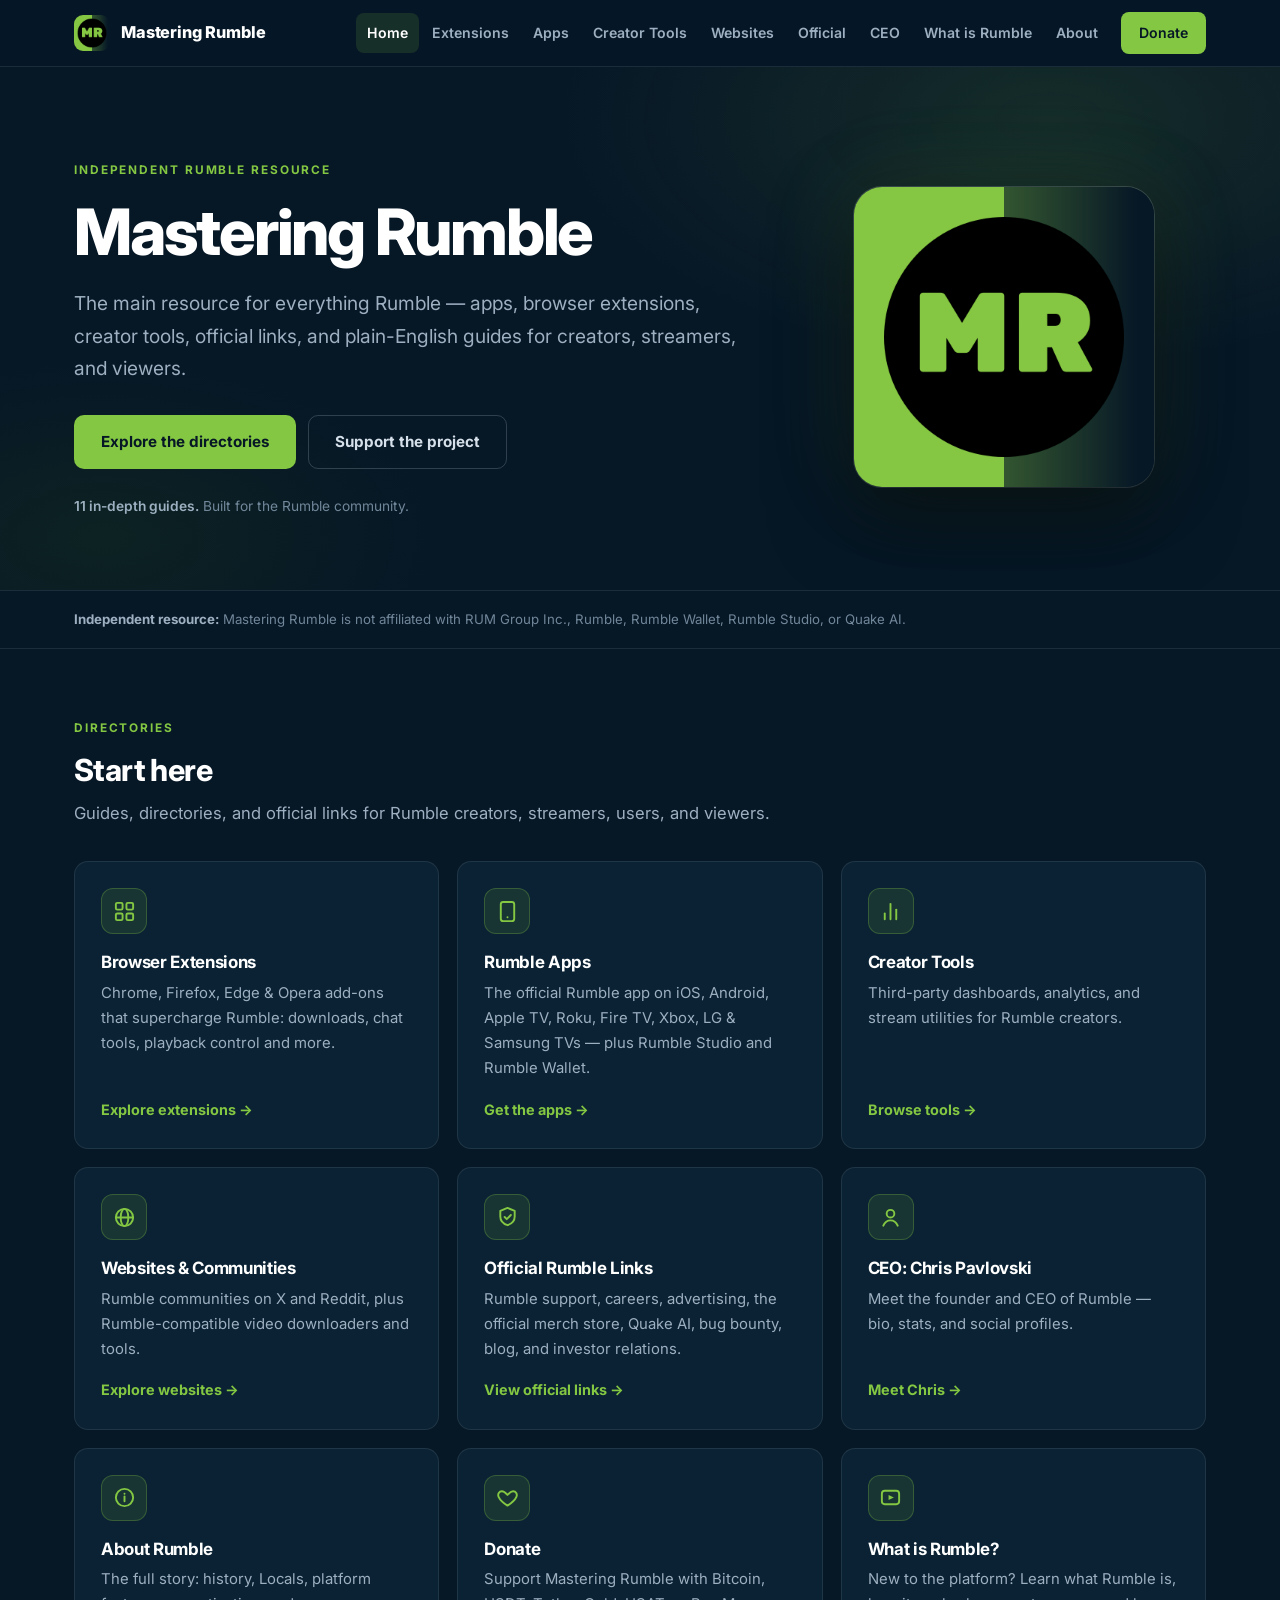
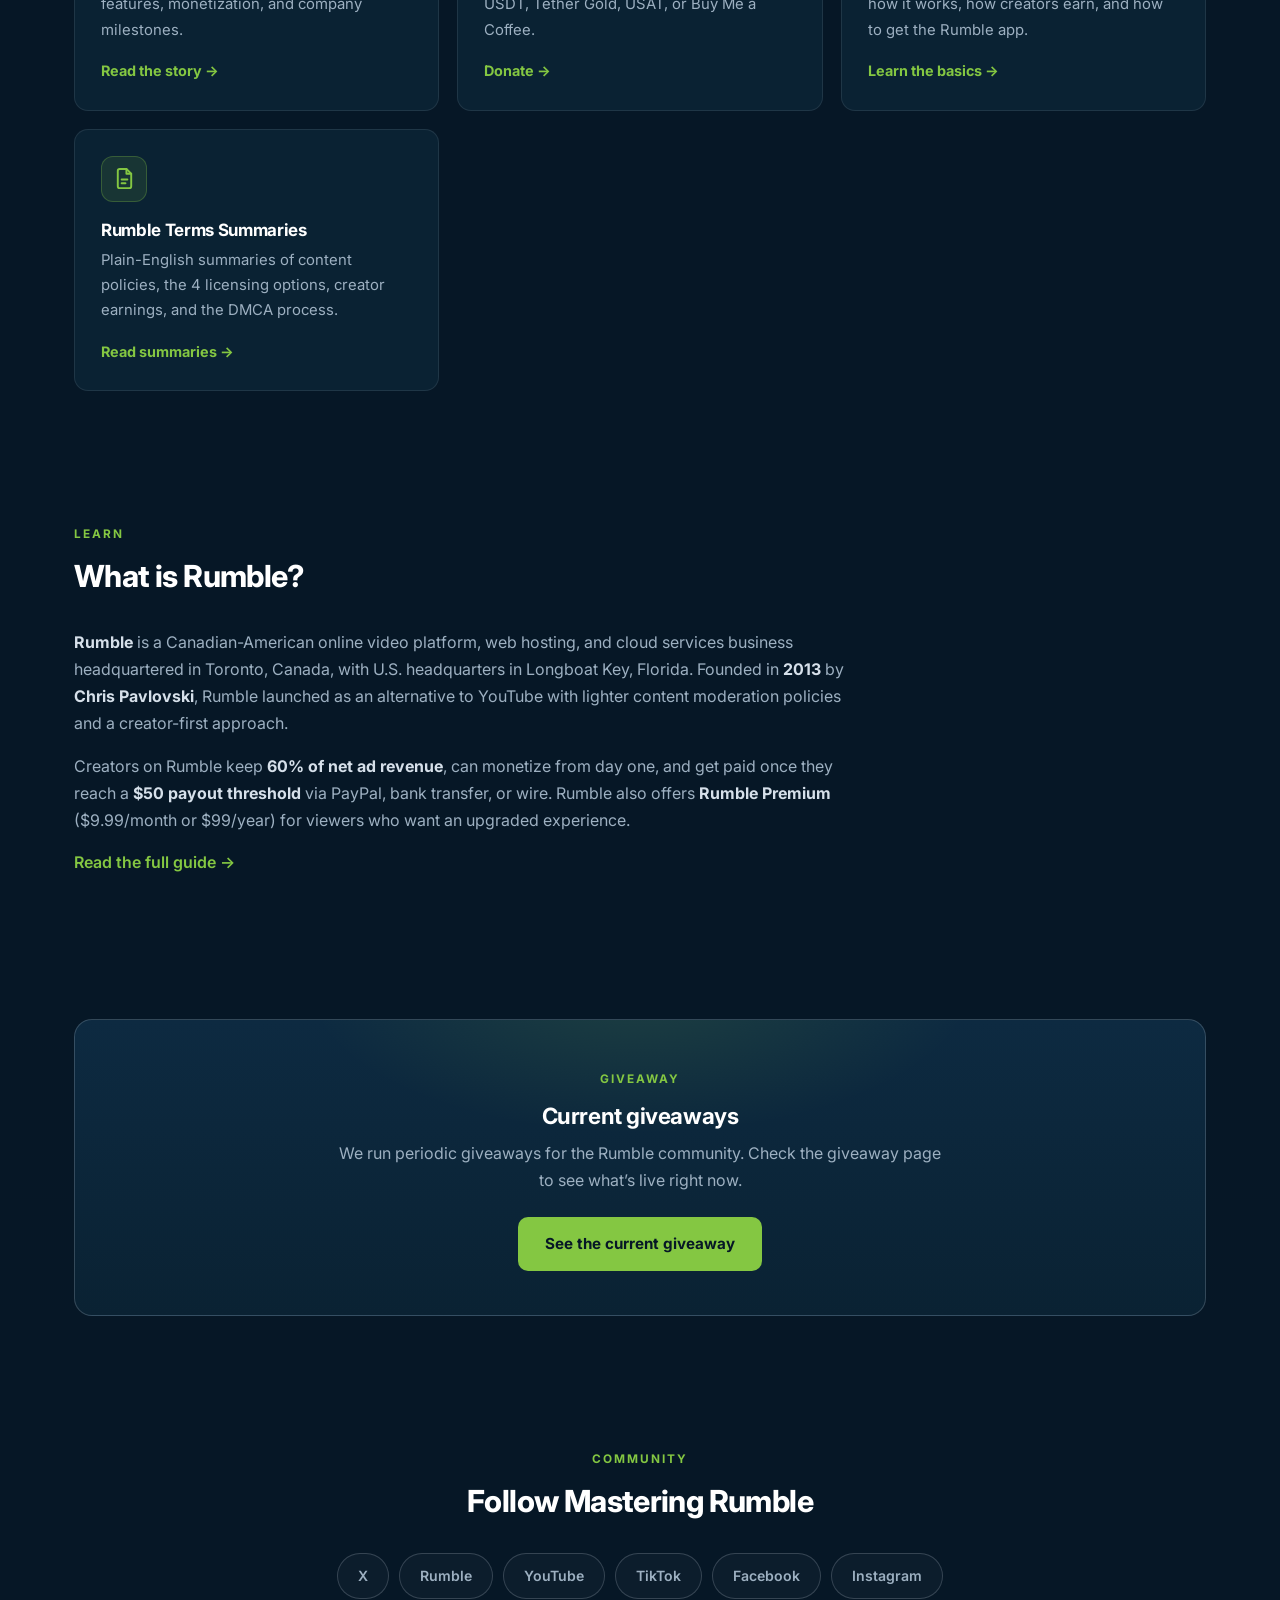
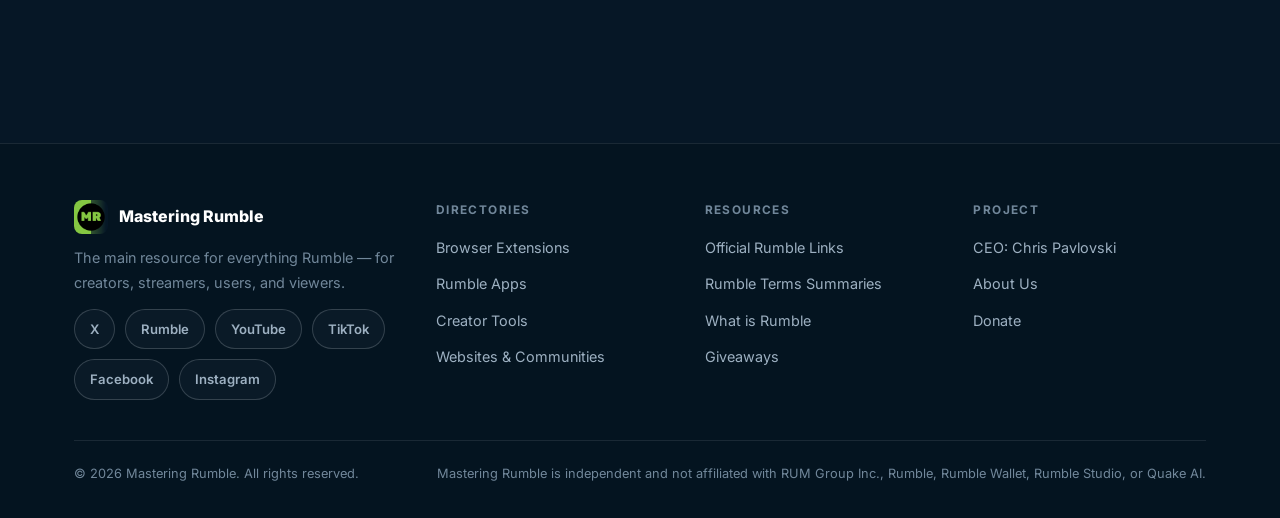
<file: index.html>
<!DOCTYPE html>
<html lang="en">
<head>
<meta charset="utf-8">
<meta name="viewport" content="width=device-width, initial-scale=1">
<title>Mastering Rumble — The Main Resource for Everything Rumble</title>
<meta name="description" content="Mastering Rumble is the main resource for everything Rumble: apps, browser extensions, creator tools, official links, and guides for Rumble creators, streamers, users, and viewers.">
<link rel="canonical" href="https://masteringrumble.com/index.html">
<meta property="og:type" content="website">
<meta property="og:site_name" content="Mastering Rumble">
<meta property="og:title" content="Mastering Rumble — The Main Resource for Everything Rumble">
<meta property="og:description" content="Mastering Rumble is the main resource for everything Rumble: apps, browser extensions, creator tools, official links, and guides for Rumble creators, streamers, users, and viewers.">
<meta property="og:url" content="https://masteringrumble.com/index.html">
<meta property="og:image" content="https://masteringrumble.com/assets/img/og-index.png">
<meta name="twitter:card" content="summary_large_image">
<meta name="twitter:title" content="Mastering Rumble — The Main Resource for Everything Rumble">
<meta name="twitter:description" content="Mastering Rumble is the main resource for everything Rumble: apps, browser extensions, creator tools, official links, and guides for Rumble creators, streamers, users, and viewers.">
<meta name="twitter:image" content="https://masteringrumble.com/assets/img/og-index.png">
<link rel="icon" type="image/png" href="assets/img/favicon.png">
<link rel="icon" type="image/x-icon" href="assets/img/favicon.ico">
<link rel="apple-touch-icon" href="assets/img/apple-touch-icon.png">
<meta name="theme-color" content="#061726">
<link rel="preconnect" href="https://fonts.googleapis.com">
<link rel="preconnect" href="https://fonts.gstatic.com" crossorigin>
<link href="https://fonts.googleapis.com/css2?family=Inter:wght@400;600;700;800&display=swap" rel="stylesheet">
<link rel="stylesheet" href="assets/css/style.css">
  <script type="application/ld+json">
{
  "@context": "https://schema.org",
  "@type": "Organization",
  "name": "Mastering Rumble",
  "url": "https://masteringrumble.com",
  "logo": "https://masteringrumble.com/assets/MR_Logo.png",
  "sameAs": [
    "https://x.com/masteringrumble",
    "https://rumble.com/masteringrumble",
    "https://youtube.com/@masteringrumble",
    "https://tiktok.com/@masteringrumble",
    "https://facebook.com/masteringrumble",
    "https://instagram.com/masteringrumble"
  ]
}
  </script>
  <script type="application/ld+json">
{
  "@context": "https://schema.org",
  "@type": "WebSite",
  "name": "Mastering Rumble",
  "url": "https://masteringrumble.com",
  "description": "The main resource for everything Rumble: apps, browser extensions, creator tools, official links, and guides for Rumble creators, streamers, users, and viewers."
}
  </script>
</head>
<body>
<a class="skip" href="#main">Skip to content</a>
<header class="site">
<div class="wrap head">
<a class="brand" href="index.html"><img src="assets/MR_Logo.png" alt="Mastering Rumble logo" width="36" height="36">Mastering Rumble</a>
<nav class="links" id="navLinks" aria-label="Main navigation">
<a href="index.html" class="active">Home</a><a href="extensions.html">Extensions</a><a href="apps.html">Apps</a><a href="creator-tools.html">Creator Tools</a><a href="websites.html">Websites</a><a href="official.html">Official</a><a href="ceo.html">CEO</a><a href="what-is-rumble.html">What is Rumble</a><a href="about.html">About</a><a class="nav-cta" href="donate.html">Donate</a>
</nav>
<button class="nav-toggle" id="navToggle" aria-label="Toggle navigation" aria-expanded="false">&#9776;</button>
</div>
</header>
<main id="main">
<div class="hero">
<div class="wrap hero-grid">
<div class="hero-copy">
<span class="eyebrow">Independent Rumble resource</span>
<h1>Mastering Rumble</h1>
<p class="lede">The main resource for everything Rumble — apps, browser extensions, creator tools, official links, and plain-English guides for creators, streamers, and viewers.</p>
<div class="cta-row">
<a class="btn" href="extensions.html">Explore the directories</a>
<a class="btn secondary" href="donate.html">Support the project</a>
</div>
<p class="hero-meta"><strong>11 in-depth guides.</strong> Built for the Rumble community.</p>
</div>
<div class="hero-visual">
<img class="hero-mark" src="assets/MR_Logo.png" alt="Mastering Rumble logo" width="300" height="300">
</div>
</div>
</div>
<div class="disclaimer-zone"><div class="wrap"><div class="disclaimer"><strong>Independent resource:</strong> Mastering Rumble is not affiliated with RUM Group Inc., Rumble, Rumble Wallet, Rumble Studio, or Quake AI.</div></div></div>
<section class="block"><div class="wrap">
<div class="sec-head">
<span class="eyebrow">Directories</span>
<h2>Start here</h2>
<p class="lede">Guides, directories, and official links for Rumble creators, streamers, users, and viewers.</p>
</div>
<div class="cards">
<a class="card" href="extensions.html">
<span class="ic"><svg viewBox="0 0 24 24" fill="none" stroke="currentColor" stroke-width="2" stroke-linecap="round" stroke-linejoin="round" aria-hidden="true"><rect x="3" y="3" width="7" height="7" rx="1.5"/><rect x="14" y="3" width="7" height="7" rx="1.5"/><rect x="3" y="14" width="7" height="7" rx="1.5"/><rect x="14" y="14" width="7" height="7" rx="1.5"/></svg></span>
<h3>Browser Extensions</h3>
<p>Chrome, Firefox, Edge &amp; Opera add-ons that supercharge Rumble: downloads, chat tools, playback control and more.</p>
<span class="more">Explore extensions &rarr;</span>
</a>
<a class="card" href="apps.html">
<span class="ic"><svg viewBox="0 0 24 24" fill="none" stroke="currentColor" stroke-width="2" stroke-linecap="round" stroke-linejoin="round" aria-hidden="true"><rect x="5" y="2" width="14" height="20" rx="2.5"/><line x1="12" y1="18" x2="12.01" y2="18"/></svg></span>
<h3>Rumble Apps</h3>
<p>The official Rumble app on iOS, Android, Apple TV, Roku, Fire TV, Xbox, LG &amp; Samsung TVs — plus Rumble Studio and Rumble Wallet.</p>
<span class="more">Get the apps &rarr;</span>
</a>
<a class="card" href="creator-tools.html">
<span class="ic"><svg viewBox="0 0 24 24" fill="none" stroke="currentColor" stroke-width="2" stroke-linecap="round" stroke-linejoin="round" aria-hidden="true"><line x1="18" y1="20" x2="18" y2="10"/><line x1="12" y1="20" x2="12" y2="4"/><line x1="6" y1="20" x2="6" y2="14"/></svg></span>
<h3>Creator Tools</h3>
<p>Third-party dashboards, analytics, and stream utilities for Rumble creators.</p>
<span class="more">Browse tools &rarr;</span>
</a>
<a class="card" href="websites.html">
<span class="ic"><svg viewBox="0 0 24 24" fill="none" stroke="currentColor" stroke-width="2" stroke-linecap="round" stroke-linejoin="round" aria-hidden="true"><circle cx="12" cy="12" r="9"/><line x1="3" y1="12" x2="21" y2="12"/><ellipse cx="12" cy="12" rx="4" ry="9"/></svg></span>
<h3>Websites &amp; Communities</h3>
<p>Rumble communities on X and Reddit, plus Rumble-compatible video downloaders and tools.</p>
<span class="more">Explore websites &rarr;</span>
</a>
<a class="card" href="official.html">
<span class="ic"><svg viewBox="0 0 24 24" fill="none" stroke="currentColor" stroke-width="2" stroke-linecap="round" stroke-linejoin="round" aria-hidden="true"><path d="M12 2l7.5 3v6c0 4.5-3.2 7.7-7.5 9-4.3-1.3-7.5-4.5-7.5-9V5z"/><polyline points="9 11.5 11.2 13.7 15.5 9.4"/></svg></span>
<h3>Official Rumble Links</h3>
<p>Rumble support, careers, advertising, the official merch store, Quake AI, bug bounty, blog, and investor relations.</p>
<span class="more">View official links &rarr;</span>
</a>
<a class="card" href="ceo.html">
<span class="ic"><svg viewBox="0 0 24 24" fill="none" stroke="currentColor" stroke-width="2" stroke-linecap="round" stroke-linejoin="round" aria-hidden="true"><circle cx="12" cy="8" r="4"/><path d="M4.5 20.5c1.5-3.5 4.2-5.5 7.5-5.5s6 2 7.5 5.5"/></svg></span>
<h3>CEO: Chris Pavlovski</h3>
<p>Meet the founder and CEO of Rumble — bio, stats, and social profiles.</p>
<span class="more">Meet Chris &rarr;</span>
</a>
<a class="card" href="about.html">
<span class="ic"><svg viewBox="0 0 24 24" fill="none" stroke="currentColor" stroke-width="2" stroke-linecap="round" stroke-linejoin="round" aria-hidden="true"><circle cx="12" cy="12" r="9"/><line x1="12" y1="11" x2="12" y2="16"/><line x1="12" y1="8" x2="12.01" y2="8"/></svg></span>
<h3>About Rumble</h3>
<p>The full story: history, Locals, platform features, monetization, and company milestones.</p>
<span class="more">Read the story &rarr;</span>
</a>
<a class="card" href="donate.html">
<span class="ic"><svg viewBox="0 0 24 24" fill="none" stroke="currentColor" stroke-width="2" stroke-linecap="round" stroke-linejoin="round" aria-hidden="true"><path d="M12 20.5s-7.2-4.6-9.3-9.2C1.5 8.6 3.2 5.5 6.2 5.5c2 0 3.4 1.2 5.8 3.8 2.4-2.6 3.8-3.8 5.8-3.8 3 0 4.7 3.1 3.5 5.8-2.1 4.6-9.3 9.2-9.3 9.2z"/></svg></span>
<h3>Donate</h3>
<p>Support Mastering Rumble with Bitcoin, USDT, Tether Gold, USAT, or Buy Me a Coffee.</p>
<span class="more">Donate &rarr;</span>
</a>
<a class="card" href="what-is-rumble.html">
<span class="ic"><svg viewBox="0 0 24 24" fill="none" stroke="currentColor" stroke-width="2" stroke-linecap="round" stroke-linejoin="round" aria-hidden="true"><rect x="3" y="5" width="18" height="14" rx="3"/><polygon points="10,9.5 15.5,12 10,14.5" fill="currentColor" stroke="none"/></svg></span>
<h3>What is Rumble?</h3>
<p>New to the platform? Learn what Rumble is, how it works, how creators earn, and how to get the Rumble app.</p>
<span class="more">Learn the basics &rarr;</span>
</a>
<a class="card" href="official.html#legal">
<span class="ic"><svg viewBox="0 0 24 24" fill="none" stroke="currentColor" stroke-width="2" stroke-linecap="round" stroke-linejoin="round" aria-hidden="true"><path d="M14 2H7a2 2 0 0 0-2 2v16a2 2 0 0 0 2 2h10a2 2 0 0 0 2-2V7z"/><polyline points="14 2 14 7 19 7"/><line x1="9" y1="13" x2="15" y2="13"/><line x1="9" y1="17" x2="13" y2="17"/></svg></span>
<h3>Rumble Terms Summaries</h3>
<p>Plain-English summaries of content policies, the 4 licensing options, creator earnings, and the DMCA process.</p>
<span class="more">Read summaries &rarr;</span>
</a>
</div>
</div></section>
<section class="block"><div class="wrap">
<div class="sec-head">
<span class="eyebrow">Learn</span>
<h2>What is Rumble?</h2>
</div>
<div class="prose">
<p><strong>Rumble</strong> is a Canadian-American online video platform, web hosting, and cloud services business headquartered in Toronto, Canada, with U.S. headquarters in Longboat Key, Florida. Founded in <strong>2013</strong> by <strong>Chris Pavlovski</strong>, Rumble launched as an alternative to YouTube with lighter content moderation policies and a creator-first approach.</p>
<p>Creators on Rumble keep <strong>60% of net ad revenue</strong>, can monetize from day one, and get paid once they reach a <strong>$50 payout threshold</strong> via PayPal, bank transfer, or wire. Rumble also offers <strong>Rumble Premium</strong> ($9.99/month or $99/year) for viewers who want an upgraded experience.</p>
<p><a href="what-is-rumble.html">Read the full guide &rarr;</a></p>
</div>
</div></section>
<section class="block"><div class="wrap">
<div class="band">
<span class="eyebrow">Giveaway</span>
<h3>Current giveaways</h3>
<p>We run periodic giveaways for the Rumble community. Check the giveaway page to see what&rsquo;s live right now.</p>
<a class="btn" href="giveaway/">See the current giveaway</a>
</div>
</div></section>
<section class="block"><div class="wrap" style="text-align:center">
<div class="sec-head" style="margin-left:auto;margin-right:auto;text-align:center">
<span class="eyebrow">Community</span>
<h2>Follow Mastering Rumble</h2>
</div>
<div class="socials"><a href="https://x.com/masteringrumble" target="_blank" rel="noopener">X</a><a href="https://rumble.com/masteringrumble" target="_blank" rel="noopener">Rumble</a><a href="https://youtube.com/@masteringrumble" target="_blank" rel="noopener">YouTube</a><a href="https://tiktok.com/@masteringrumble" target="_blank" rel="noopener">TikTok</a><a href="https://facebook.com/masteringrumble" target="_blank" rel="noopener">Facebook</a><a href="https://instagram.com/masteringrumble" target="_blank" rel="noopener">Instagram</a></div>
</div></section>
</main>
<div id="exitOverlay" role="dialog" aria-modal="true" aria-labelledby="exitTitle">
<div id="exitPopup">
<button id="exitClose" aria-label="Close offer">&times;</button>
<span class="badge">Sponsored &middot; Affiliate offer</span>
<h2 id="exitTitle">Get <span class="g">$10</span> in FREE<br>Sticker Mule credit</h2>
<p>Before you go — claim <strong>$10 in free Sticker Mule credit</strong> on us. Custom stickers, labels, and more.</p>
<a class="btn" href="https://www.stickermule.com/unlock?ref_id=0599935801&utm_medium=link&utm_source=invite" target="_blank" rel="sponsored noopener nofollow">Claim $10 Credit &rarr;</a>
<div class="terms" style="margin-top:16px"><ul><li>The $10 store credit applies automatically during checkout on orders of $30 or more before tax.</li><li>You must be logged into your Sticker Mule account to use the credit.</li><li>Credit does not apply to shipping costs.</li><li>Store credit expires 90 days after it is issued; Sticker Mule sends 2 email reminders before expiration.</li><li>The credit is for new users — create a new Sticker Mule account to qualify.</li></ul></div>
</div>
</div>
<footer>
<div class="wrap">
<div class="fgrid">
<div>
<div class="fbrand"><img src="assets/MR_Logo.png" alt="Mastering Rumble logo" width="34" height="34">Mastering Rumble</div>
<p class="fblurb">The main resource for everything Rumble — for creators, streamers, users, and viewers.</p>
<div class="socials"><a href="https://x.com/masteringrumble" target="_blank" rel="noopener">X</a><a href="https://rumble.com/masteringrumble" target="_blank" rel="noopener">Rumble</a><a href="https://youtube.com/@masteringrumble" target="_blank" rel="noopener">YouTube</a><a href="https://tiktok.com/@masteringrumble" target="_blank" rel="noopener">TikTok</a><a href="https://facebook.com/masteringrumble" target="_blank" rel="noopener">Facebook</a><a href="https://instagram.com/masteringrumble" target="_blank" rel="noopener">Instagram</a></div>
</div>
<div>
<h4>Directories</h4>
<ul class="flink">
<li><a href="extensions.html">Browser Extensions</a></li>
<li><a href="apps.html">Rumble Apps</a></li>
<li><a href="creator-tools.html">Creator Tools</a></li>
<li><a href="websites.html">Websites &amp; Communities</a></li>
</ul>
</div>
<div>
<h4>Resources</h4>
<ul class="flink">
<li><a href="official.html">Official Rumble Links</a></li>
<li><a href="official.html#legal">Rumble Terms Summaries</a></li>
<li><a href="what-is-rumble.html">What is Rumble</a></li>
<li><a href="giveaway/">Giveaways</a></li>
</ul>
</div>
<div>
<h4>Project</h4>
<ul class="flink">
<li><a href="ceo.html">CEO: Chris Pavlovski</a></li>
<li><a href="about.html">About Us</a></li>
<li><a href="donate.html">Donate</a></li>
</ul>
</div>
</div>
<div class="fbottom">
<span>&copy; 2026 Mastering Rumble. All rights reserved.</span>
<span>Mastering Rumble is independent and not affiliated with RUM Group Inc., Rumble, Rumble Wallet, Rumble Studio, or Quake AI.</span>
</div>
</div>
</footer>
<script src="assets/js/main.js"></script>
</body>
</html>
</file>
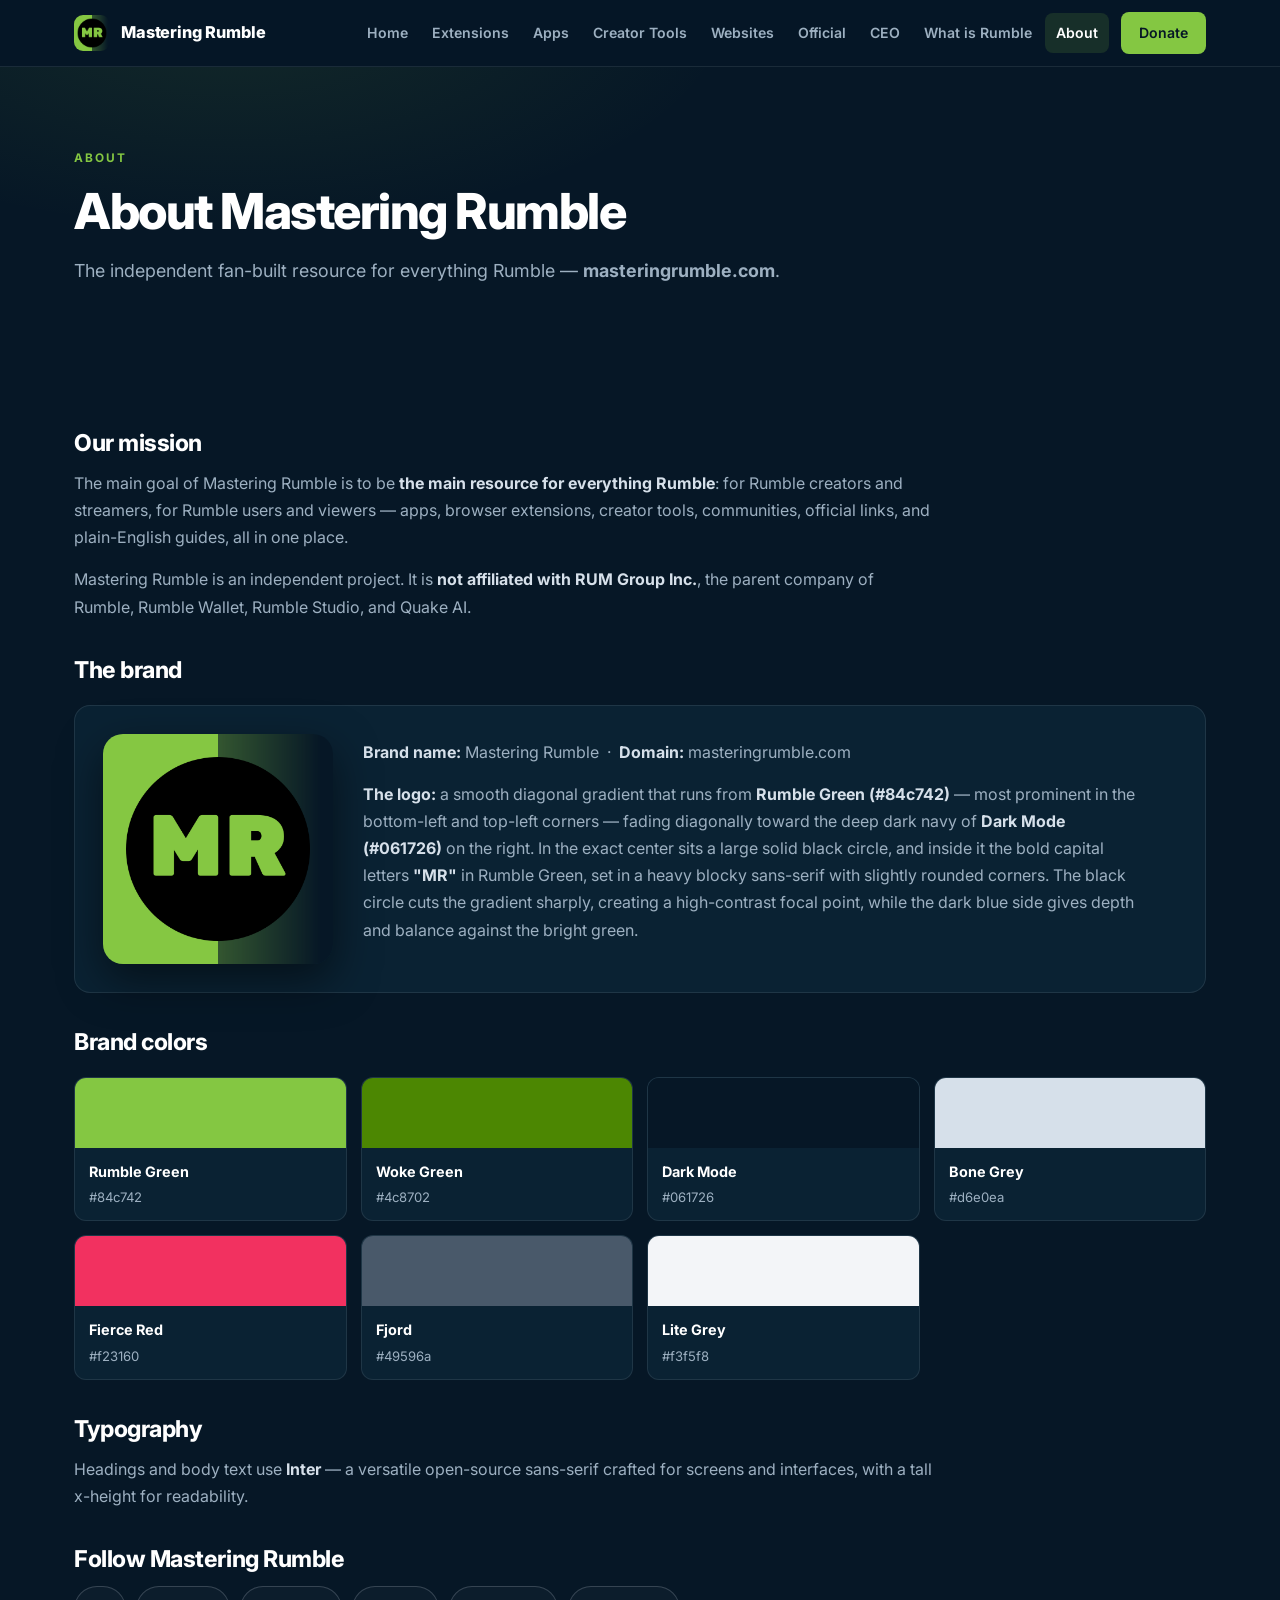
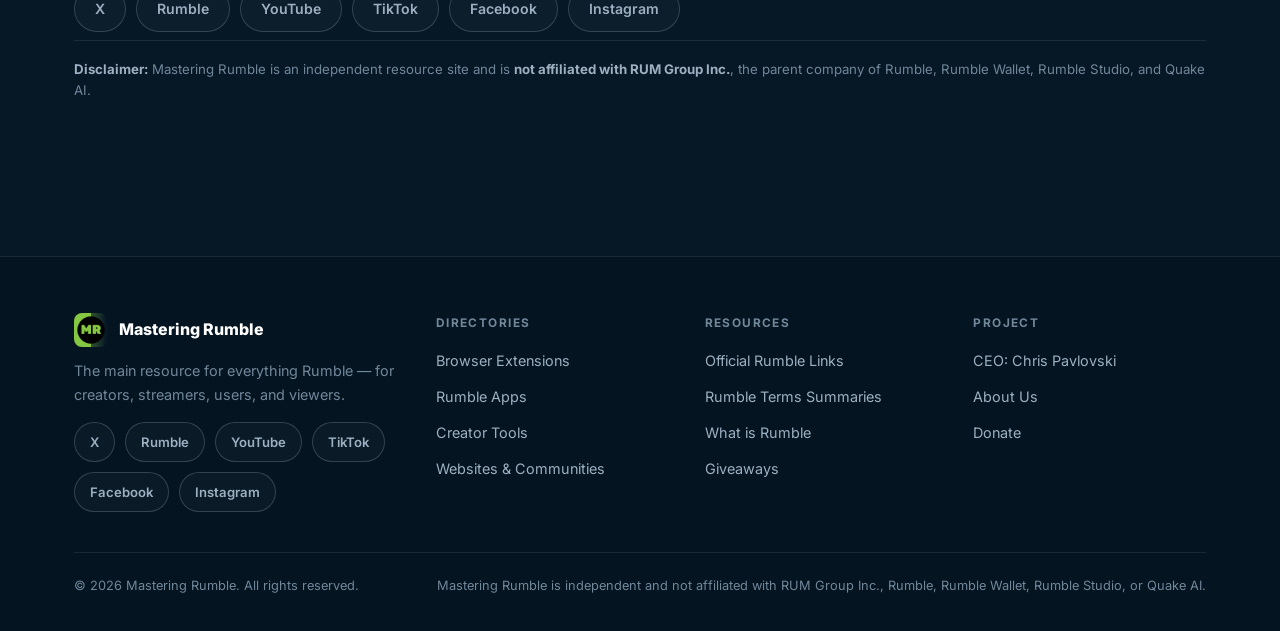
<file: about.html>
<!DOCTYPE html>
<html lang="en">
<head>
<meta charset="utf-8">
<meta name="viewport" content="width=device-width, initial-scale=1">
<title>About Mastering Rumble — Brand, Logo &amp; Mission | Mastering Rumble</title>
<meta name="description" content="About Mastering Rumble: our mission, brand story, logo, colors, typography, and where to follow us.">
<link rel="canonical" href="https://masteringrumble.com/about.html">
<meta property="og:type" content="website">
<meta property="og:site_name" content="Mastering Rumble">
<meta property="og:title" content="About Mastering Rumble — Brand, Logo &amp; Mission | Mastering Rumble">
<meta property="og:description" content="About Mastering Rumble: our mission, brand story, logo, colors, typography, and where to follow us.">
<meta property="og:url" content="https://masteringrumble.com/about.html">
<meta property="og:image" content="https://masteringrumble.com/assets/img/og-about.png">
<meta name="twitter:card" content="summary_large_image">
<meta name="twitter:title" content="About Mastering Rumble — Brand, Logo &amp; Mission | Mastering Rumble">
<meta name="twitter:description" content="About Mastering Rumble: our mission, brand story, logo, colors, typography, and where to follow us.">
<meta name="twitter:image" content="https://masteringrumble.com/assets/img/og-about.png">
<link rel="icon" type="image/png" href="assets/img/favicon.png">
<link rel="icon" type="image/x-icon" href="assets/img/favicon.ico">
<link rel="apple-touch-icon" href="assets/img/apple-touch-icon.png">
<meta name="theme-color" content="#061726">
<link rel="preconnect" href="https://fonts.googleapis.com">
<link rel="preconnect" href="https://fonts.gstatic.com" crossorigin>
<link href="https://fonts.googleapis.com/css2?family=Inter:wght@400;600;700;800&display=swap" rel="stylesheet">
<link rel="stylesheet" href="assets/css/style.css">
  <script type="application/ld+json">
{
  "@context": "https://schema.org",
  "@type": "Organization",
  "name": "Mastering Rumble",
  "url": "https://masteringrumble.com",
  "logo": "https://masteringrumble.com/assets/MR_Logo.png",
  "sameAs": [
    "https://x.com/masteringrumble",
    "https://rumble.com/masteringrumble",
    "https://youtube.com/@masteringrumble",
    "https://tiktok.com/@masteringrumble",
    "https://facebook.com/masteringrumble",
    "https://instagram.com/masteringrumble"
  ]
}
  </script>
  <script type="application/ld+json">
{
  "@context": "https://schema.org",
  "@type": "FAQPage",
  "mainEntity": [
    {"@type": "Question", "name": "Is Mastering Rumble affiliated with Rumble?",
     "acceptedAnswer": {"@type": "Answer", "text": "No. Mastering Rumble is an independent resource site and is not affiliated with RUM Group Inc., the parent company of Rumble, Rumble Wallet, Rumble Studio, and Quake AI."}},
    {"@type": "Question", "name": "What is the goal of Mastering Rumble?",
     "acceptedAnswer": {"@type": "Answer", "text": "Mastering Rumble aims to be the main resource for everything Rumble: guides, directories, and official links for Rumble creators, streamers, users, and viewers."}},
    {"@type": "Question", "name": "How can I support Mastering Rumble?",
     "acceptedAnswer": {"@type": "Answer", "text": "You can support the site with a donation in Bitcoin (Lightning or on-chain), Tether USDT, Tether Gold, or USAT, or via Buy Me a Coffee. See the Donate page for addresses."}}
  ]
}
  </script>
</head>
<body>
<a class="skip" href="#main">Skip to content</a>
<header class="site">
<div class="wrap head">
<a class="brand" href="index.html"><img src="assets/MR_Logo.png" alt="Mastering Rumble logo" width="36" height="36">Mastering Rumble</a>
<nav class="links" id="navLinks" aria-label="Main navigation">
<a href="index.html">Home</a><a href="extensions.html">Extensions</a><a href="apps.html">Apps</a><a href="creator-tools.html">Creator Tools</a><a href="websites.html">Websites</a><a href="official.html">Official</a><a href="ceo.html">CEO</a><a href="what-is-rumble.html">What is Rumble</a><a href="about.html" class="active">About</a><a class="nav-cta" href="donate.html">Donate</a>
</nav>
<button class="nav-toggle" id="navToggle" aria-label="Toggle navigation" aria-expanded="false">&#9776;</button>
</div>
</header>
<main id="main">
<div class="page-hero"><div class="wrap">
<span class="eyebrow">About</span>
<h1>About Mastering Rumble</h1>
<p class="lead">The independent fan-built resource for everything Rumble — <strong>masteringrumble.com</strong>.</p>
</div></div>
<section class="block"><div class="wrap">
<div class="prose" style="max-width:860px">
<h2>Our mission</h2>
<p>The main goal of Mastering Rumble is to be <strong>the main resource for everything Rumble</strong>: for Rumble creators and streamers, for Rumble users and viewers — apps, browser extensions, creator tools, communities, official links, and plain-English guides, all in one place.</p>
<p>Mastering Rumble is an independent project. It is <strong>not affiliated with RUM Group Inc.</strong>, the parent company of Rumble, Rumble Wallet, Rumble Studio, and Quake AI.</p>
<h2>The brand</h2>
</div>
<div class="logo-desc">
<img src="assets/MR_Logo.png" alt="Mastering Rumble logo: green MR letters inside a black circle on a green-to-dark gradient" width="220" height="220">
<div class="prose">
<p><strong>Brand name:</strong> Mastering Rumble &nbsp;·&nbsp; <strong>Domain:</strong> masteringrumble.com</p>
<p><strong>The logo:</strong> a smooth diagonal gradient that runs from <strong>Rumble Green (#84c742)</strong> — most prominent in the bottom-left and top-left corners — fading diagonally toward the deep dark navy of <strong>Dark Mode (#061726)</strong> on the right. In the exact center sits a large solid black circle, and inside it the bold capital letters <strong>"MR"</strong> in Rumble Green, set in a heavy blocky sans-serif with slightly rounded corners. The black circle cuts the gradient sharply, creating a high-contrast focal point, while the dark blue side gives depth and balance against the bright green.</p>
</div>
</div>
<div class="prose" style="max-width:860px">
<h2>Brand colors</h2>
</div>
<div class="swatches"><div class="swatch"><div class="chip" style="background:#84c742"></div><div class="meta"><b>Rumble Green</b>#84c742</div></div><div class="swatch"><div class="chip" style="background:#4c8702"></div><div class="meta"><b>Woke Green</b>#4c8702</div></div><div class="swatch"><div class="chip" style="background:#061726"></div><div class="meta"><b>Dark Mode</b>#061726</div></div><div class="swatch"><div class="chip" style="background:#d6e0ea"></div><div class="meta"><b>Bone Grey</b>#d6e0ea</div></div><div class="swatch"><div class="chip" style="background:#f23160"></div><div class="meta"><b>Fierce Red</b>#f23160</div></div><div class="swatch"><div class="chip" style="background:#49596a"></div><div class="meta"><b>Fjord</b>#49596a</div></div><div class="swatch"><div class="chip" style="background:#f3f5f8"></div><div class="meta"><b>Lite Grey</b>#f3f5f8</div></div></div>
<div class="prose" style="max-width:860px">
<h2>Typography</h2>
<p>Headings and body text use <strong>Inter</strong> — a versatile open-source sans-serif crafted for screens and interfaces, with a tall x-height for readability.</p>
<h2>Follow Mastering Rumble</h2>
</div>
<div class="socials" style="justify-content:flex-start"><a href="https://x.com/masteringrumble" target="_blank" rel="noopener">X</a><a href="https://rumble.com/masteringrumble" target="_blank" rel="noopener">Rumble</a><a href="https://youtube.com/@masteringrumble" target="_blank" rel="noopener">YouTube</a><a href="https://tiktok.com/@masteringrumble" target="_blank" rel="noopener">TikTok</a><a href="https://facebook.com/masteringrumble" target="_blank" rel="noopener">Facebook</a><a href="https://instagram.com/masteringrumble" target="_blank" rel="noopener">Instagram</a></div>
<div class="disclaimer"><strong>Disclaimer:</strong> Mastering Rumble is an independent resource site and is <strong>not affiliated with RUM Group Inc.</strong>, the parent company of Rumble, Rumble Wallet, Rumble Studio, and Quake AI.</div>
</div></section>
</main>
<div id="exitOverlay" role="dialog" aria-modal="true" aria-labelledby="exitTitle">
<div id="exitPopup">
<button id="exitClose" aria-label="Close offer">&times;</button>
<span class="badge">Sponsored &middot; Affiliate offer</span>
<h2 id="exitTitle">Get <span class="g">$10</span> in FREE<br>Sticker Mule credit</h2>
<p>Before you go — claim <strong>$10 in free Sticker Mule credit</strong> on us. Custom stickers, labels, and more.</p>
<a class="btn" href="https://www.stickermule.com/unlock?ref_id=0599935801&utm_medium=link&utm_source=invite" target="_blank" rel="sponsored noopener nofollow">Claim $10 Credit &rarr;</a>
<div class="terms" style="margin-top:16px"><ul><li>The $10 store credit applies automatically during checkout on orders of $30 or more before tax.</li><li>You must be logged into your Sticker Mule account to use the credit.</li><li>Credit does not apply to shipping costs.</li><li>Store credit expires 90 days after it is issued; Sticker Mule sends 2 email reminders before expiration.</li><li>The credit is for new users — create a new Sticker Mule account to qualify.</li></ul></div>
</div>
</div>
<footer>
<div class="wrap">
<div class="fgrid">
<div>
<div class="fbrand"><img src="assets/MR_Logo.png" alt="Mastering Rumble logo" width="34" height="34">Mastering Rumble</div>
<p class="fblurb">The main resource for everything Rumble — for creators, streamers, users, and viewers.</p>
<div class="socials"><a href="https://x.com/masteringrumble" target="_blank" rel="noopener">X</a><a href="https://rumble.com/masteringrumble" target="_blank" rel="noopener">Rumble</a><a href="https://youtube.com/@masteringrumble" target="_blank" rel="noopener">YouTube</a><a href="https://tiktok.com/@masteringrumble" target="_blank" rel="noopener">TikTok</a><a href="https://facebook.com/masteringrumble" target="_blank" rel="noopener">Facebook</a><a href="https://instagram.com/masteringrumble" target="_blank" rel="noopener">Instagram</a></div>
</div>
<div>
<h4>Directories</h4>
<ul class="flink">
<li><a href="extensions.html">Browser Extensions</a></li>
<li><a href="apps.html">Rumble Apps</a></li>
<li><a href="creator-tools.html">Creator Tools</a></li>
<li><a href="websites.html">Websites &amp; Communities</a></li>
</ul>
</div>
<div>
<h4>Resources</h4>
<ul class="flink">
<li><a href="official.html">Official Rumble Links</a></li>
<li><a href="official.html#legal">Rumble Terms Summaries</a></li>
<li><a href="what-is-rumble.html">What is Rumble</a></li>
<li><a href="giveaway/">Giveaways</a></li>
</ul>
</div>
<div>
<h4>Project</h4>
<ul class="flink">
<li><a href="ceo.html">CEO: Chris Pavlovski</a></li>
<li><a href="about.html">About Us</a></li>
<li><a href="donate.html">Donate</a></li>
</ul>
</div>
</div>
<div class="fbottom">
<span>&copy; 2026 Mastering Rumble. All rights reserved.</span>
<span>Mastering Rumble is independent and not affiliated with RUM Group Inc., Rumble, Rumble Wallet, Rumble Studio, or Quake AI.</span>
</div>
</div>
</footer>
<script src="assets/js/main.js"></script>
</body>
</html>
</file>
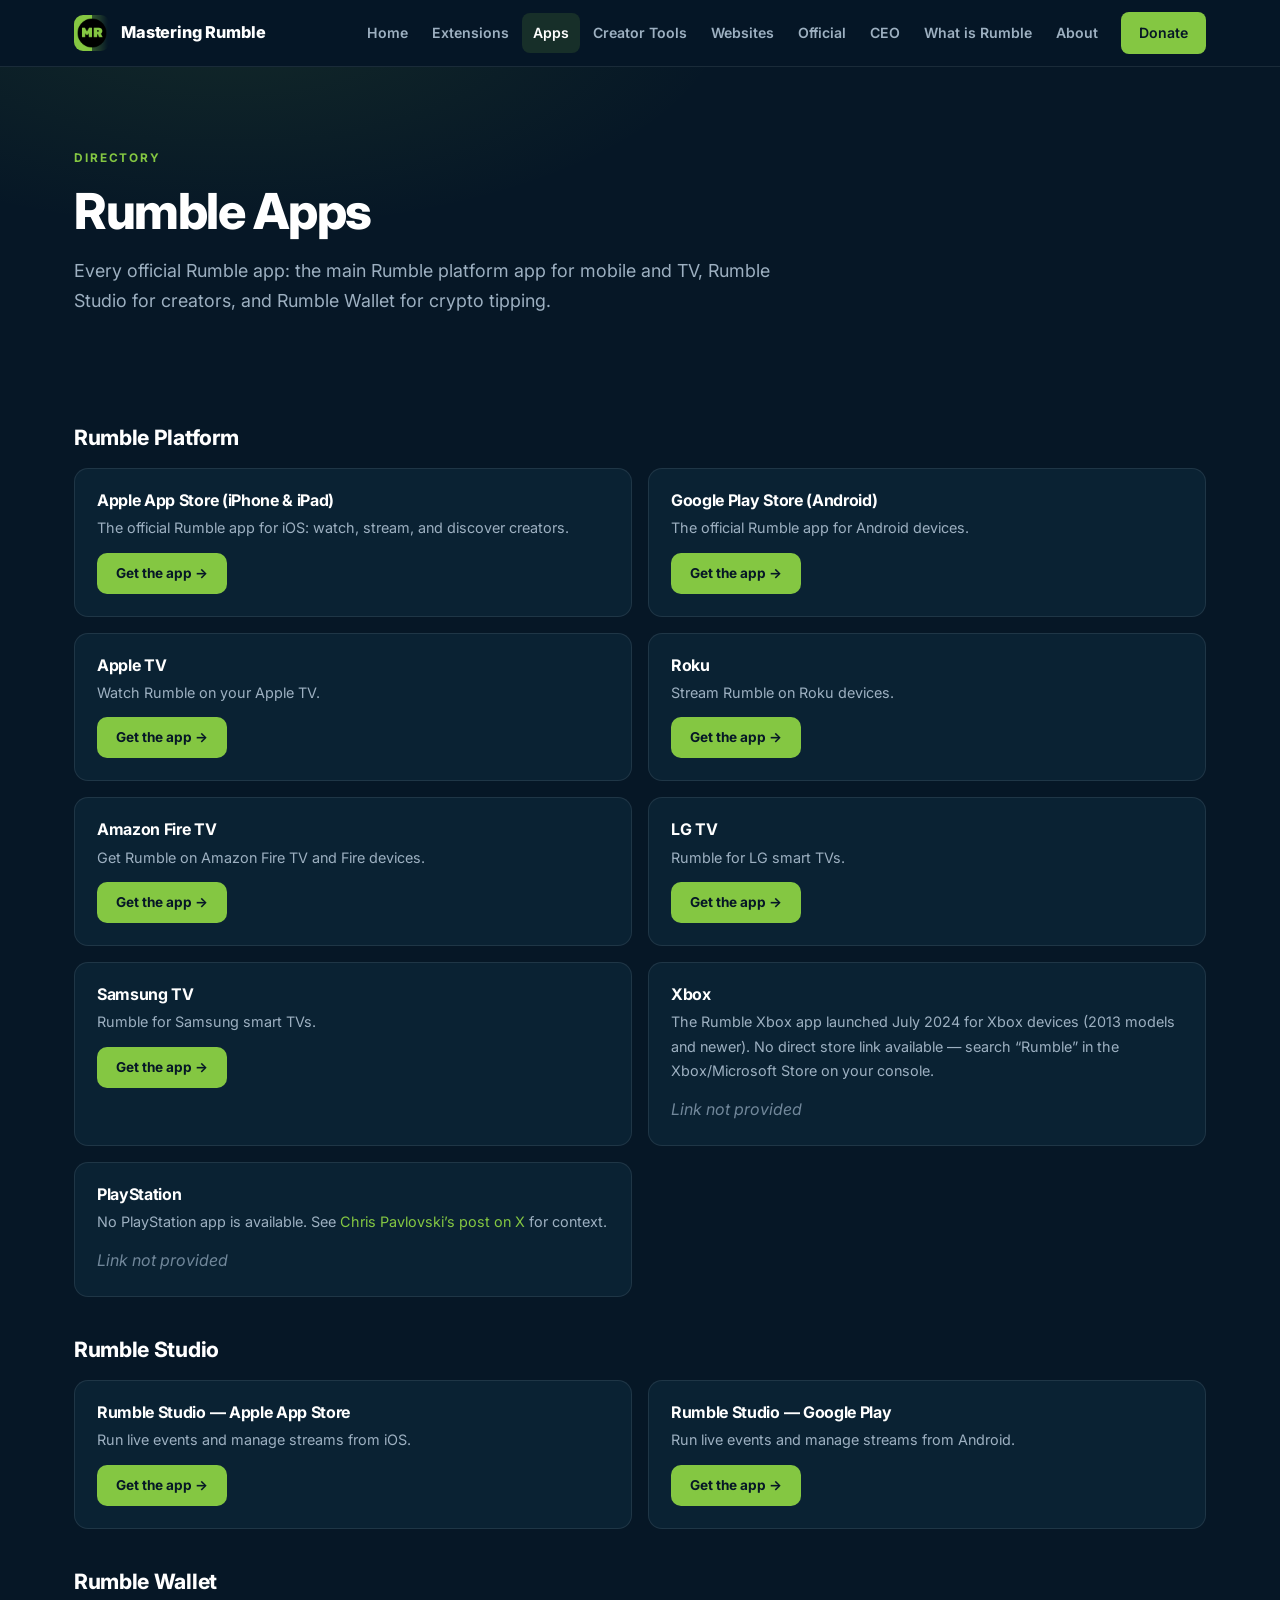
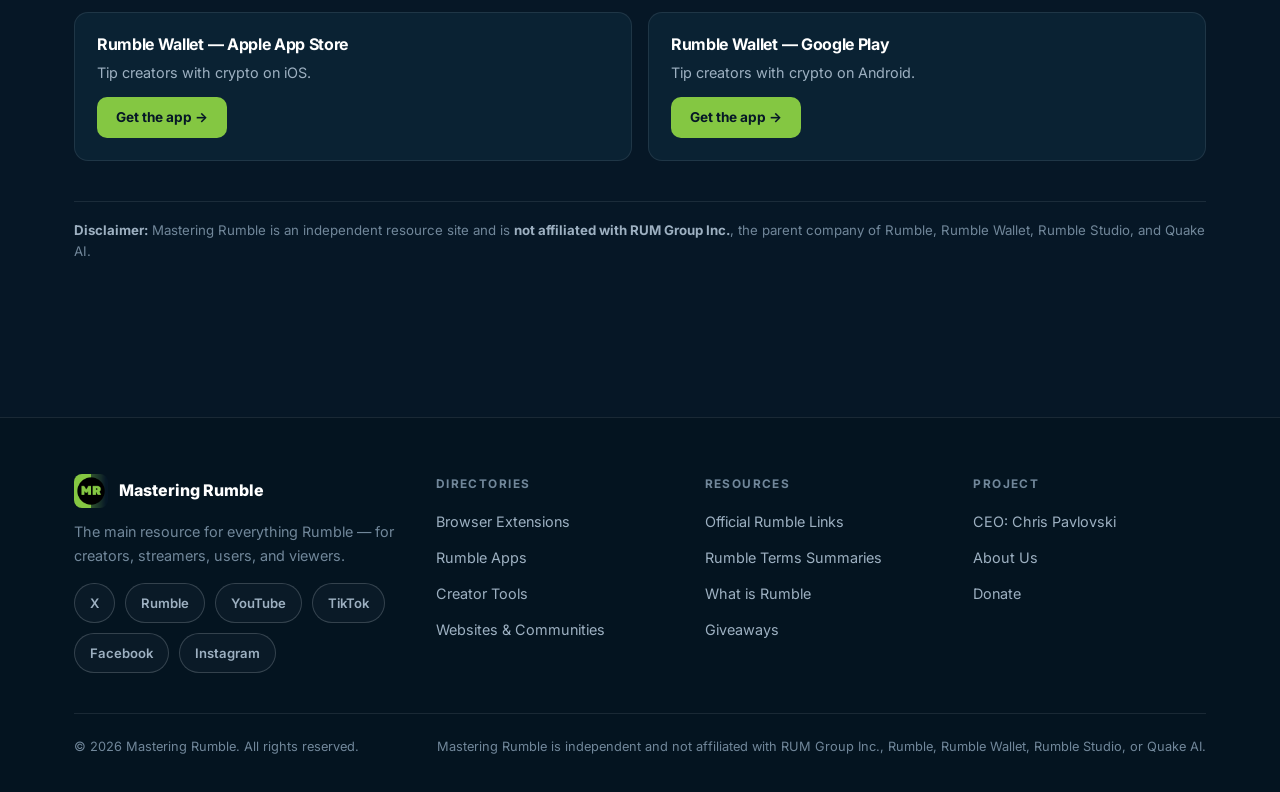
<file: apps.html>
<!DOCTYPE html>
<html lang="en">
<head>
<meta charset="utf-8">
<meta name="viewport" content="width=device-width, initial-scale=1">
<title>Rumble Apps — iOS, Android, Apple TV, Roku, Fire TV, Xbox &amp; More | Mastering Rumble</title>
<meta name="description" content="Download the official Rumble app on iPhone, Android, Apple TV, Roku, Fire TV, Xbox, LG &amp; Samsung TVs — plus Rumble Studio and Rumble Wallet apps.">
<link rel="canonical" href="https://masteringrumble.com/apps.html">
<meta property="og:type" content="website">
<meta property="og:site_name" content="Mastering Rumble">
<meta property="og:title" content="Rumble Apps — iOS, Android, Apple TV, Roku, Fire TV, Xbox &amp; More | Mastering Rumble">
<meta property="og:description" content="Download the official Rumble app on iPhone, Android, Apple TV, Roku, Fire TV, Xbox, LG &amp; Samsung TVs — plus Rumble Studio and Rumble Wallet apps.">
<meta property="og:url" content="https://masteringrumble.com/apps.html">
<meta property="og:image" content="https://masteringrumble.com/assets/img/og-apps.png">
<meta name="twitter:card" content="summary_large_image">
<meta name="twitter:title" content="Rumble Apps — iOS, Android, Apple TV, Roku, Fire TV, Xbox &amp; More | Mastering Rumble">
<meta name="twitter:description" content="Download the official Rumble app on iPhone, Android, Apple TV, Roku, Fire TV, Xbox, LG &amp; Samsung TVs — plus Rumble Studio and Rumble Wallet apps.">
<meta name="twitter:image" content="https://masteringrumble.com/assets/img/og-apps.png">
<link rel="icon" type="image/png" href="assets/img/favicon.png">
<link rel="icon" type="image/x-icon" href="assets/img/favicon.ico">
<link rel="apple-touch-icon" href="assets/img/apple-touch-icon.png">
<meta name="theme-color" content="#061726">
<link rel="preconnect" href="https://fonts.googleapis.com">
<link rel="preconnect" href="https://fonts.gstatic.com" crossorigin>
<link href="https://fonts.googleapis.com/css2?family=Inter:wght@400;600;700;800&display=swap" rel="stylesheet">
<link rel="stylesheet" href="assets/css/style.css">
  <script type="application/ld+json">
{
  "@context": "https://schema.org",
  "@type": "Organization",
  "name": "Mastering Rumble",
  "url": "https://masteringrumble.com",
  "logo": "https://masteringrumble.com/assets/MR_Logo.png",
  "sameAs": [
    "https://x.com/masteringrumble",
    "https://rumble.com/masteringrumble",
    "https://youtube.com/@masteringrumble",
    "https://tiktok.com/@masteringrumble",
    "https://facebook.com/masteringrumble",
    "https://instagram.com/masteringrumble"
  ]
}
  </script>
  <script type="application/ld+json">
{
  "@context": "https://schema.org",
  "@type": "ItemList",
  "itemListElement": [
    {
      "@type": "ListItem",
      "position": 1,
      "item": {
        "@type": "WebPage",
        "name": "Apple App Store (iPhone & iPad)",
        "url": "https://apps.apple.com/us/app/rumble-live-streaming-videos/id1518427877"
      }
    },
    {
      "@type": "ListItem",
      "position": 2,
      "item": {
        "@type": "WebPage",
        "name": "Google Play Store (Android)",
        "url": "https://play.google.com/store/apps/details?id=com.rumble.battles&pli=1&utm_source=rumble&utm_medium=pages&utm_campaign=appPageAndroid"
      }
    },
    {
      "@type": "ListItem",
      "position": 3,
      "item": {
        "@type": "WebPage",
        "name": "Apple TV",
        "url": "https://apps.apple.com/us/app/rumble-live-streaming-videos/id1518427877?platform=tv"
      }
    },
    {
      "@type": "ListItem",
      "position": 4,
      "item": {
        "@type": "WebPage",
        "name": "Roku",
        "url": "https://channelstore.roku.com/details/1d24fd627f3c8b4912bff06e96662d08:dc6a612b6d6b1a2302d5422326c9b919/rumble"
      }
    },
    {
      "@type": "ListItem",
      "position": 5,
      "item": {
        "@type": "WebPage",
        "name": "Amazon Fire TV",
        "url": "https://www.amazon.com/Rumble-Inc/dp/B08K9FXY9B"
      }
    },
    {
      "@type": "ListItem",
      "position": 6,
      "item": {
        "@type": "WebPage",
        "name": "LG TV",
        "url": "https://us.lgappstv.com/main/tvapp/detail?appId=1202052&catCode1=&moreYn=N&cateYn=N&orderType=0&headerName=&appRankCode=&sellrUsrNo="
      }
    },
    {
      "@type": "ListItem",
      "position": 7,
      "item": {
        "@type": "WebPage",
        "name": "Samsung TV",
        "url": "https://www.samsung.com/us/tvs/smart-tv/samsung-tv-apps-detail/?appId=3202305030991"
      }
    },
    {
      "@type": "ListItem",
      "position": 8,
      "item": {
        "@type": "WebPage",
        "name": "Xbox",
        "url": "https://masteringrumble.com/apps.html"
      }
    },
    {
      "@type": "ListItem",
      "position": 9,
      "item": {
        "@type": "WebPage",
        "name": "PlayStation",
        "url": "https://masteringrumble.com/apps.html"
      }
    },
    {
      "@type": "ListItem",
      "position": 10,
      "item": {
        "@type": "WebPage",
        "name": "Rumble Studio \u2014 Apple App Store",
        "url": "https://apps.apple.com/us/app/rumble-studio/id6472735205"
      }
    },
    {
      "@type": "ListItem",
      "position": 11,
      "item": {
        "@type": "WebPage",
        "name": "Rumble Studio \u2014 Google Play",
        "url": "https://play.google.com/store/apps/details?id=com.rumble.studio"
      }
    },
    {
      "@type": "ListItem",
      "position": 12,
      "item": {
        "@type": "WebPage",
        "name": "Rumble Wallet \u2014 Apple App Store",
        "url": "https://apps.apple.com/us/app/rumble-wallet-tip-with-crypto/id6748149951"
      }
    },
    {
      "@type": "ListItem",
      "position": 13,
      "item": {
        "@type": "WebPage",
        "name": "Rumble Wallet \u2014 Google Play",
        "url": "https://play.google.com/store/apps/details?id=com.rumble.rumblewallet"
      }
    }
  ]
}
  </script>
</head>
<body>
<a class="skip" href="#main">Skip to content</a>
<header class="site">
<div class="wrap head">
<a class="brand" href="index.html"><img src="assets/MR_Logo.png" alt="Mastering Rumble logo" width="36" height="36">Mastering Rumble</a>
<nav class="links" id="navLinks" aria-label="Main navigation">
<a href="index.html">Home</a><a href="extensions.html">Extensions</a><a href="apps.html" class="active">Apps</a><a href="creator-tools.html">Creator Tools</a><a href="websites.html">Websites</a><a href="official.html">Official</a><a href="ceo.html">CEO</a><a href="what-is-rumble.html">What is Rumble</a><a href="about.html">About</a><a class="nav-cta" href="donate.html">Donate</a>
</nav>
<button class="nav-toggle" id="navToggle" aria-label="Toggle navigation" aria-expanded="false">&#9776;</button>
</div>
</header>
<main id="main">
<div class="page-hero"><div class="wrap">
<span class="eyebrow">Directory</span>
<h1>Rumble Apps</h1>
<p class="lead">Every official Rumble app: the main Rumble platform app for mobile and TV, Rumble Studio for creators, and Rumble Wallet for crypto tipping.</p>
</div></div>
<section class="block"><div class="wrap">
<h2 class="dir">Rumble Platform</h2>
<div class="applist"><article class="app"><h3>Apple App Store (iPhone & iPad)</h3><p>The official Rumble app for iOS: watch, stream, and discover creators.</p><a class="btn ghost" href="https://apps.apple.com/us/app/rumble-live-streaming-videos/id1518427877" target="_blank" rel="noopener nofollow" style="padding:8px 18px;font-size:.85rem">Get the app &rarr;</a></article><article class="app"><h3>Google Play Store (Android)</h3><p>The official Rumble app for Android devices.</p><a class="btn ghost" href="https://play.google.com/store/apps/details?id=com.rumble.battles&pli=1&utm_source=rumble&utm_medium=pages&utm_campaign=appPageAndroid" target="_blank" rel="noopener nofollow" style="padding:8px 18px;font-size:.85rem">Get the app &rarr;</a></article><article class="app"><h3>Apple TV</h3><p>Watch Rumble on your Apple TV.</p><a class="btn ghost" href="https://apps.apple.com/us/app/rumble-live-streaming-videos/id1518427877?platform=tv" target="_blank" rel="noopener nofollow" style="padding:8px 18px;font-size:.85rem">Get the app &rarr;</a></article><article class="app"><h3>Roku</h3><p>Stream Rumble on Roku devices.</p><a class="btn ghost" href="https://channelstore.roku.com/details/1d24fd627f3c8b4912bff06e96662d08:dc6a612b6d6b1a2302d5422326c9b919/rumble" target="_blank" rel="noopener nofollow" style="padding:8px 18px;font-size:.85rem">Get the app &rarr;</a></article><article class="app"><h3>Amazon Fire TV</h3><p>Get Rumble on Amazon Fire TV and Fire devices.</p><a class="btn ghost" href="https://www.amazon.com/Rumble-Inc/dp/B08K9FXY9B" target="_blank" rel="noopener nofollow" style="padding:8px 18px;font-size:.85rem">Get the app &rarr;</a></article><article class="app"><h3>LG TV</h3><p>Rumble for LG smart TVs.</p><a class="btn ghost" href="https://us.lgappstv.com/main/tvapp/detail?appId=1202052&catCode1=&moreYn=N&cateYn=N&orderType=0&headerName=&appRankCode=&sellrUsrNo=" target="_blank" rel="noopener nofollow" style="padding:8px 18px;font-size:.85rem">Get the app &rarr;</a></article><article class="app"><h3>Samsung TV</h3><p>Rumble for Samsung smart TVs.</p><a class="btn ghost" href="https://www.samsung.com/us/tvs/smart-tv/samsung-tv-apps-detail/?appId=3202305030991" target="_blank" rel="noopener nofollow" style="padding:8px 18px;font-size:.85rem">Get the app &rarr;</a></article><article class="app"><h3>Xbox</h3><p>The Rumble Xbox app launched July 2024 for Xbox devices (2013 models and newer). No direct store link available — search “Rumble” in the Xbox/Microsoft Store on your console.</p><span class="nolink">Link not provided</span></article><article class="app"><h3>PlayStation</h3><p>No PlayStation app is available. See <a href="https://x.com/chrispavlovski/status/1816933559338139914?s=20" target="_blank" rel="noopener nofollow">Chris Pavlovski’s post on X</a> for context.</p><span class="nolink">Link not provided</span></article></div>
<h2 class="dir">Rumble Studio</h2>
<div class="applist"><article class="app"><h3>Rumble Studio — Apple App Store</h3><p>Run live events and manage streams from iOS.</p><a class="btn ghost" href="https://apps.apple.com/us/app/rumble-studio/id6472735205" target="_blank" rel="noopener nofollow" style="padding:8px 18px;font-size:.85rem">Get the app &rarr;</a></article><article class="app"><h3>Rumble Studio — Google Play</h3><p>Run live events and manage streams from Android.</p><a class="btn ghost" href="https://play.google.com/store/apps/details?id=com.rumble.studio" target="_blank" rel="noopener nofollow" style="padding:8px 18px;font-size:.85rem">Get the app &rarr;</a></article></div>
<h2 class="dir">Rumble Wallet</h2>
<div class="applist"><article class="app"><h3>Rumble Wallet — Apple App Store</h3><p>Tip creators with crypto on iOS.</p><a class="btn ghost" href="https://apps.apple.com/us/app/rumble-wallet-tip-with-crypto/id6748149951" target="_blank" rel="noopener nofollow" style="padding:8px 18px;font-size:.85rem">Get the app &rarr;</a></article><article class="app"><h3>Rumble Wallet — Google Play</h3><p>Tip creators with crypto on Android.</p><a class="btn ghost" href="https://play.google.com/store/apps/details?id=com.rumble.rumblewallet" target="_blank" rel="noopener nofollow" style="padding:8px 18px;font-size:.85rem">Get the app &rarr;</a></article></div>
<div class="disclaimer"><strong>Disclaimer:</strong> Mastering Rumble is an independent resource site and is <strong>not affiliated with RUM Group Inc.</strong>, the parent company of Rumble, Rumble Wallet, Rumble Studio, and Quake AI.</div>
</div></section>
</main>
<div id="exitOverlay" role="dialog" aria-modal="true" aria-labelledby="exitTitle">
<div id="exitPopup">
<button id="exitClose" aria-label="Close offer">&times;</button>
<span class="badge">Sponsored &middot; Affiliate offer</span>
<h2 id="exitTitle">Get <span class="g">$10</span> in FREE<br>Sticker Mule credit</h2>
<p>Before you go — claim <strong>$10 in free Sticker Mule credit</strong> on us. Custom stickers, labels, and more.</p>
<a class="btn" href="https://www.stickermule.com/unlock?ref_id=0599935801&utm_medium=link&utm_source=invite" target="_blank" rel="sponsored noopener nofollow">Claim $10 Credit &rarr;</a>
<div class="terms" style="margin-top:16px"><ul><li>The $10 store credit applies automatically during checkout on orders of $30 or more before tax.</li><li>You must be logged into your Sticker Mule account to use the credit.</li><li>Credit does not apply to shipping costs.</li><li>Store credit expires 90 days after it is issued; Sticker Mule sends 2 email reminders before expiration.</li><li>The credit is for new users — create a new Sticker Mule account to qualify.</li></ul></div>
</div>
</div>
<footer>
<div class="wrap">
<div class="fgrid">
<div>
<div class="fbrand"><img src="assets/MR_Logo.png" alt="Mastering Rumble logo" width="34" height="34">Mastering Rumble</div>
<p class="fblurb">The main resource for everything Rumble — for creators, streamers, users, and viewers.</p>
<div class="socials"><a href="https://x.com/masteringrumble" target="_blank" rel="noopener">X</a><a href="https://rumble.com/masteringrumble" target="_blank" rel="noopener">Rumble</a><a href="https://youtube.com/@masteringrumble" target="_blank" rel="noopener">YouTube</a><a href="https://tiktok.com/@masteringrumble" target="_blank" rel="noopener">TikTok</a><a href="https://facebook.com/masteringrumble" target="_blank" rel="noopener">Facebook</a><a href="https://instagram.com/masteringrumble" target="_blank" rel="noopener">Instagram</a></div>
</div>
<div>
<h4>Directories</h4>
<ul class="flink">
<li><a href="extensions.html">Browser Extensions</a></li>
<li><a href="apps.html">Rumble Apps</a></li>
<li><a href="creator-tools.html">Creator Tools</a></li>
<li><a href="websites.html">Websites &amp; Communities</a></li>
</ul>
</div>
<div>
<h4>Resources</h4>
<ul class="flink">
<li><a href="official.html">Official Rumble Links</a></li>
<li><a href="official.html#legal">Rumble Terms Summaries</a></li>
<li><a href="what-is-rumble.html">What is Rumble</a></li>
<li><a href="giveaway/">Giveaways</a></li>
</ul>
</div>
<div>
<h4>Project</h4>
<ul class="flink">
<li><a href="ceo.html">CEO: Chris Pavlovski</a></li>
<li><a href="about.html">About Us</a></li>
<li><a href="donate.html">Donate</a></li>
</ul>
</div>
</div>
<div class="fbottom">
<span>&copy; 2026 Mastering Rumble. All rights reserved.</span>
<span>Mastering Rumble is independent and not affiliated with RUM Group Inc., Rumble, Rumble Wallet, Rumble Studio, or Quake AI.</span>
</div>
</div>
</footer>
<script src="assets/js/main.js"></script>
</body>
</html>
</file>
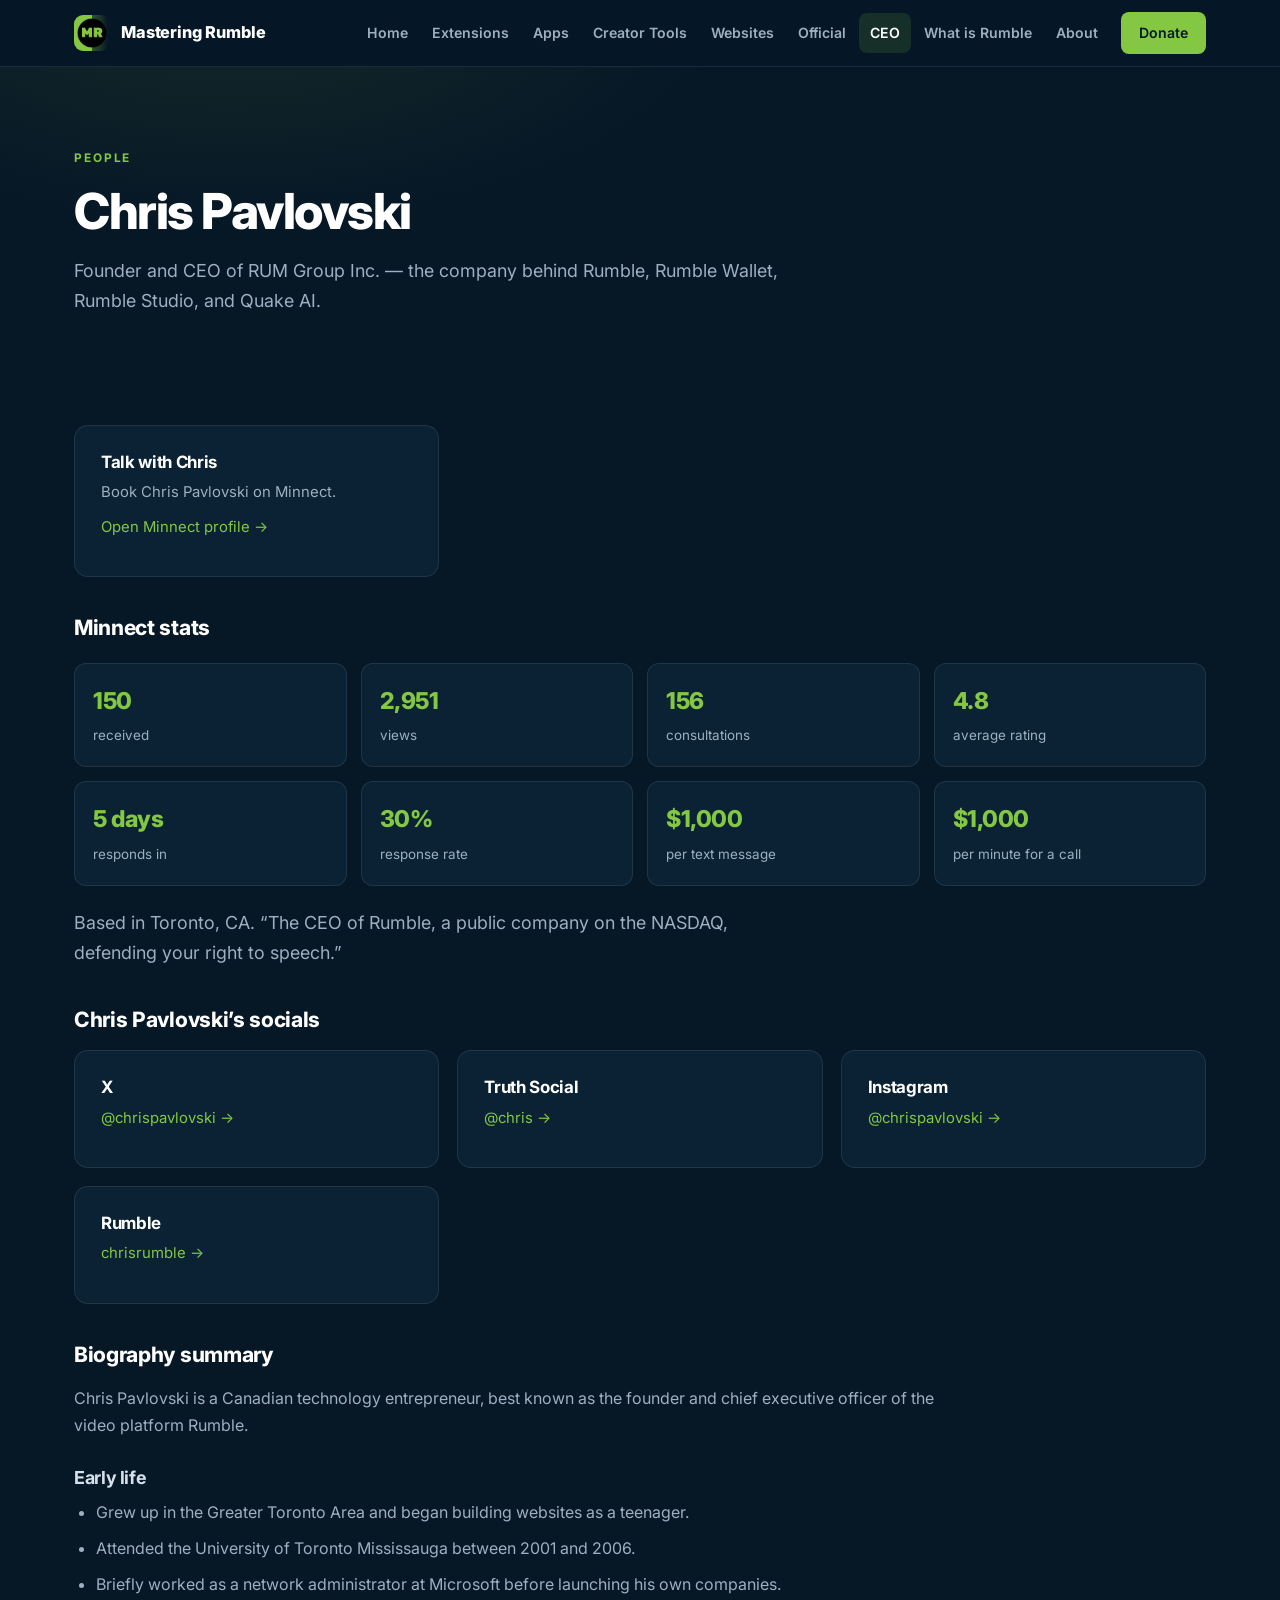
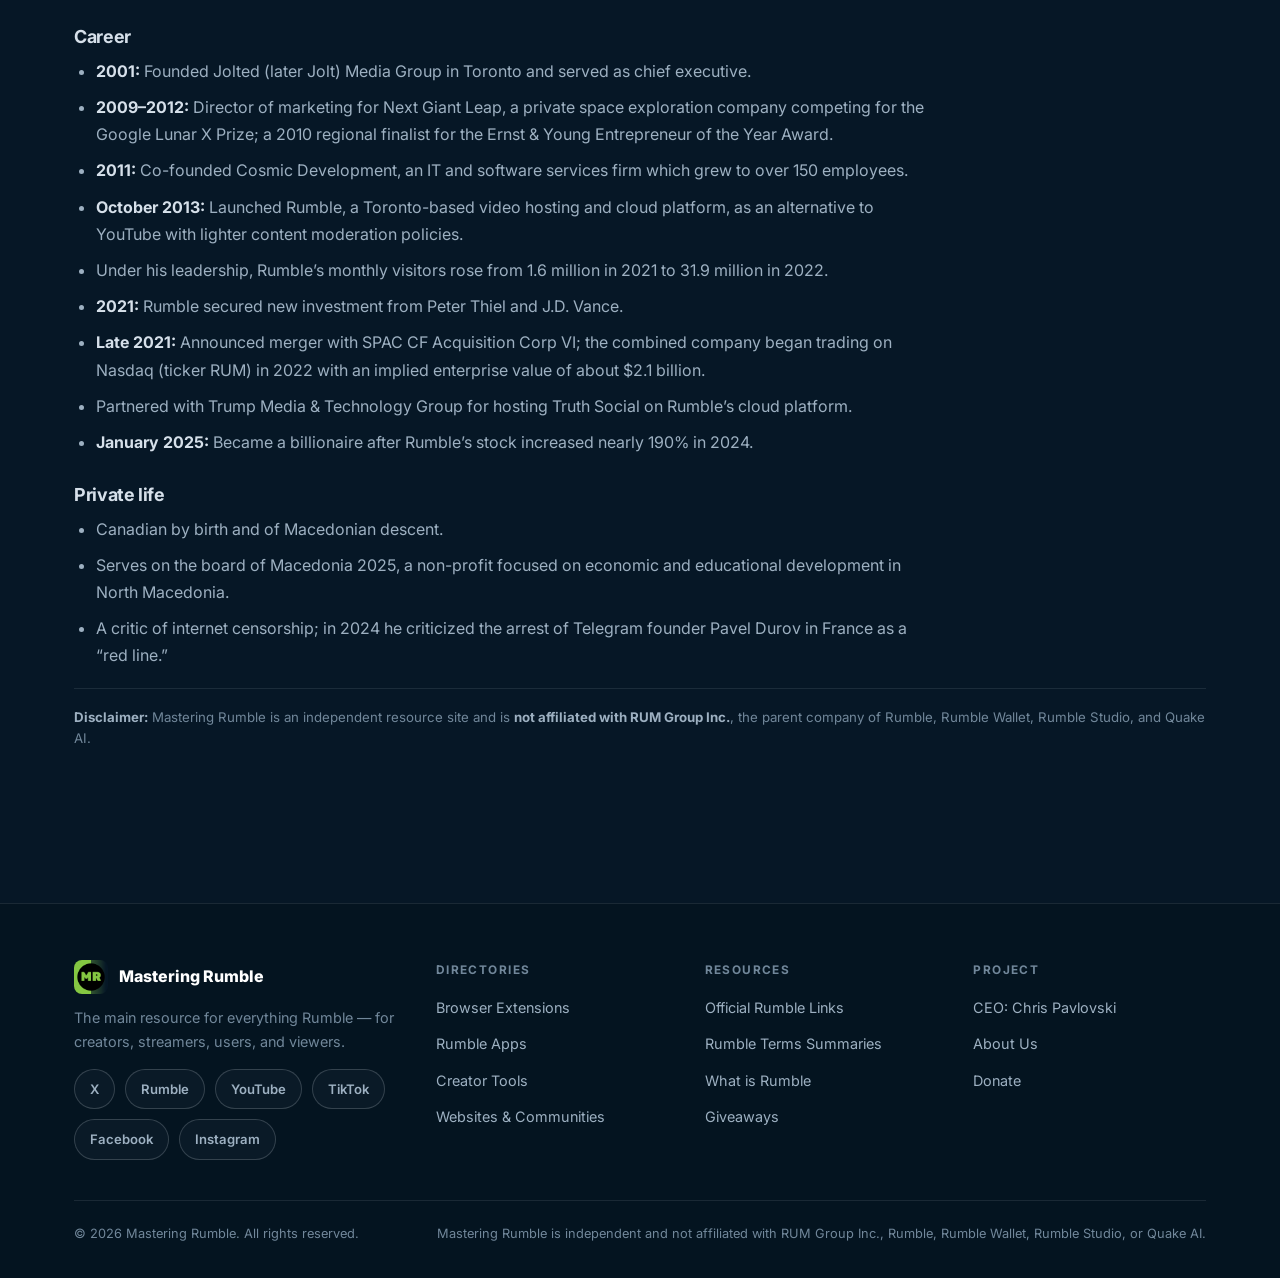
<file: ceo.html>
<!DOCTYPE html>
<html lang="en">
<head>
<meta charset="utf-8">
<meta name="viewport" content="width=device-width, initial-scale=1">
<title>Chris Pavlovski — Founder &amp; CEO of Rumble | Mastering Rumble</title>
<meta name="description" content="Chris Pavlovski biography: founder and CEO of Rumble (RUM Group Inc.), net worth, Minnect stats, social profiles, career history, and background.">
<link rel="canonical" href="https://masteringrumble.com/ceo.html">
<meta property="og:type" content="website">
<meta property="og:site_name" content="Mastering Rumble">
<meta property="og:title" content="Chris Pavlovski — Founder &amp; CEO of Rumble | Mastering Rumble">
<meta property="og:description" content="Chris Pavlovski biography: founder and CEO of Rumble (RUM Group Inc.), net worth, Minnect stats, social profiles, career history, and background.">
<meta property="og:url" content="https://masteringrumble.com/ceo.html">
<meta property="og:image" content="https://masteringrumble.com/assets/img/og-ceo.png">
<meta name="twitter:card" content="summary_large_image">
<meta name="twitter:title" content="Chris Pavlovski — Founder &amp; CEO of Rumble | Mastering Rumble">
<meta name="twitter:description" content="Chris Pavlovski biography: founder and CEO of Rumble (RUM Group Inc.), net worth, Minnect stats, social profiles, career history, and background.">
<meta name="twitter:image" content="https://masteringrumble.com/assets/img/og-ceo.png">
<link rel="icon" type="image/png" href="assets/img/favicon.png">
<link rel="icon" type="image/x-icon" href="assets/img/favicon.ico">
<link rel="apple-touch-icon" href="assets/img/apple-touch-icon.png">
<meta name="theme-color" content="#061726">
<link rel="preconnect" href="https://fonts.googleapis.com">
<link rel="preconnect" href="https://fonts.gstatic.com" crossorigin>
<link href="https://fonts.googleapis.com/css2?family=Inter:wght@400;600;700;800&display=swap" rel="stylesheet">
<link rel="stylesheet" href="assets/css/style.css">
  <script type="application/ld+json">
{
  "@context": "https://schema.org",
  "@type": "Organization",
  "name": "Mastering Rumble",
  "url": "https://masteringrumble.com",
  "logo": "https://masteringrumble.com/assets/MR_Logo.png",
  "sameAs": [
    "https://x.com/masteringrumble",
    "https://rumble.com/masteringrumble",
    "https://youtube.com/@masteringrumble",
    "https://tiktok.com/@masteringrumble",
    "https://facebook.com/masteringrumble",
    "https://instagram.com/masteringrumble"
  ]
}
  </script>
  <script type="application/ld+json">
{
  "@context": "https://schema.org",
  "@type": "FAQPage",
  "mainEntity": [
    {"@type": "Question", "name": "Who is the CEO of Rumble?",
     "acceptedAnswer": {"@type": "Answer", "text": "Chris Pavlovski is the founder and chief executive officer of Rumble (RUM Group Inc.), the company behind Rumble, Rumble Wallet, Rumble Studio, and Quake AI."}},
    {"@type": "Question", "name": "What is Chris Pavlovski's net worth?",
     "acceptedAnswer": {"@type": "Answer", "text": "Chris Pavlovski became a billionaire in January 2025 after Rumble's stock rose nearly 190% in 2024. His net worth fluctuates with the RUM share price on Nasdaq."}},
    {"@type": "Question", "name": "How can I talk to Chris Pavlovski?",
     "acceptedAnswer": {"@type": "Answer", "text": "Chris Pavlovski takes questions and calls on Minnect at app.minnect.com/profile/ChrisPavlovski, currently priced at $1,000 per text message and $1,000 per minute for a call."}},
    {"@type": "Question", "name": "Is Mastering Rumble affiliated with Chris Pavlovski?",
     "acceptedAnswer": {"@type": "Answer", "text": "No. Mastering Rumble is an independent resource site and is not affiliated with Chris Pavlovski or RUM Group Inc."}}
  ]
}
  </script>
</head>
<body>
<a class="skip" href="#main">Skip to content</a>
<header class="site">
<div class="wrap head">
<a class="brand" href="index.html"><img src="assets/MR_Logo.png" alt="Mastering Rumble logo" width="36" height="36">Mastering Rumble</a>
<nav class="links" id="navLinks" aria-label="Main navigation">
<a href="index.html">Home</a><a href="extensions.html">Extensions</a><a href="apps.html">Apps</a><a href="creator-tools.html">Creator Tools</a><a href="websites.html">Websites</a><a href="official.html">Official</a><a href="ceo.html" class="active">CEO</a><a href="what-is-rumble.html">What is Rumble</a><a href="about.html">About</a><a class="nav-cta" href="donate.html">Donate</a>
</nav>
<button class="nav-toggle" id="navToggle" aria-label="Toggle navigation" aria-expanded="false">&#9776;</button>
</div>
</header>
<main id="main">
<div class="page-hero"><div class="wrap">
<span class="eyebrow">People</span>
<h1>Chris Pavlovski</h1>
<p class="lead">Founder and CEO of RUM Group Inc. — the company behind Rumble, Rumble Wallet, Rumble Studio, and Quake AI.</p>
</div></div>
<section class="block"><div class="wrap">
<div class="cards" style="margin-bottom:30px">
<article class="card"><h3>Talk with Chris</h3><p>Book Chris Pavlovski on Minnect.</p><p><a href="https://app.minnect.com/profile/ChrisPavlovski" target="_blank" rel="noopener nofollow">Open Minnect profile &rarr;</a></p></article>
</div>
<h2 class="dir">Minnect stats</h2>
<div class="stats">
<div class="stat"><b>150</b><span>received</span></div>
<div class="stat"><b>2,951</b><span>views</span></div>
<div class="stat"><b>156</b><span>consultations</span></div>
<div class="stat"><b>4.8</b><span>average rating</span></div>
<div class="stat"><b>5 days</b><span>responds in</span></div>
<div class="stat"><b>30%</b><span>response rate</span></div>
<div class="stat"><b>$1,000</b><span>per text message</span></div>
<div class="stat"><b>$1,000</b><span>per minute for a call</span></div>
</div>
<p class="lead">Based in Toronto, CA. “The CEO of Rumble, a public company on the NASDAQ, defending your right to speech.”</p>
<h2 class="dir">Chris Pavlovski’s socials</h2>
<div class="cards" style="margin-bottom:30px">
<article class="card"><h3>X</h3><p><a href="https://x.com/chrispavlovski" target="_blank" rel="noopener nofollow">@chrispavlovski &rarr;</a></p></article>
<article class="card"><h3>Truth Social</h3><p><a href="https://truthsocial.com/@chris" target="_blank" rel="noopener nofollow">@chris &rarr;</a></p></article>
<article class="card"><h3>Instagram</h3><p><a href="https://www.instagram.com/chrispavlovski/" target="_blank" rel="noopener nofollow">@chrispavlovski &rarr;</a></p></article>
<article class="card"><h3>Rumble</h3><p><a href="https://rumble.com/user/chrisrumble" target="_blank" rel="noopener nofollow">chrisrumble &rarr;</a></p></article>
</div>
<h2 class="dir">Biography summary</h2>
<div class="prose" style="max-width:860px">
<p>Chris Pavlovski is a Canadian technology entrepreneur, best known as the founder and chief executive officer of the video platform Rumble.</p>
<h3>Early life</h3>
<ul>
<li>Grew up in the Greater Toronto Area and began building websites as a teenager.</li>
<li>Attended the University of Toronto Mississauga between 2001 and 2006.</li>
<li>Briefly worked as a network administrator at Microsoft before launching his own companies.</li>
</ul>
<h3>Career</h3>
<ul>
<li><strong>2001:</strong> Founded Jolted (later Jolt) Media Group in Toronto and served as chief executive.</li>
<li><strong>2009–2012:</strong> Director of marketing for Next Giant Leap, a private space exploration company competing for the Google Lunar X Prize; a 2010 regional finalist for the Ernst &amp; Young Entrepreneur of the Year Award.</li>
<li><strong>2011:</strong> Co-founded Cosmic Development, an IT and software services firm which grew to over 150 employees.</li>
<li><strong>October 2013:</strong> Launched Rumble, a Toronto-based video hosting and cloud platform, as an alternative to YouTube with lighter content moderation policies.</li>
<li>Under his leadership, Rumble’s monthly visitors rose from 1.6 million in 2021 to 31.9 million in 2022.</li>
<li><strong>2021:</strong> Rumble secured new investment from Peter Thiel and J.D. Vance.</li>
<li><strong>Late 2021:</strong> Announced merger with SPAC CF Acquisition Corp VI; the combined company began trading on Nasdaq (ticker RUM) in 2022 with an implied enterprise value of about $2.1 billion.</li>
<li>Partnered with Trump Media &amp; Technology Group for hosting Truth Social on Rumble’s cloud platform.</li>
<li><strong>January 2025:</strong> Became a billionaire after Rumble’s stock increased nearly 190% in 2024.</li>
</ul>
<h3>Private life</h3>
<ul>
<li>Canadian by birth and of Macedonian descent.</li>
<li>Serves on the board of Macedonia 2025, a non-profit focused on economic and educational development in North Macedonia.</li>
<li>A critic of internet censorship; in 2024 he criticized the arrest of Telegram founder Pavel Durov in France as a “red line.”</li>
</ul>
</div>
<div class="disclaimer"><strong>Disclaimer:</strong> Mastering Rumble is an independent resource site and is <strong>not affiliated with RUM Group Inc.</strong>, the parent company of Rumble, Rumble Wallet, Rumble Studio, and Quake AI.</div>
</div></section>
</main>
<div id="exitOverlay" role="dialog" aria-modal="true" aria-labelledby="exitTitle">
<div id="exitPopup">
<button id="exitClose" aria-label="Close offer">&times;</button>
<span class="badge">Sponsored &middot; Affiliate offer</span>
<h2 id="exitTitle">Get <span class="g">$10</span> in FREE<br>Sticker Mule credit</h2>
<p>Before you go — claim <strong>$10 in free Sticker Mule credit</strong> on us. Custom stickers, labels, and more.</p>
<a class="btn" href="https://www.stickermule.com/unlock?ref_id=0599935801&utm_medium=link&utm_source=invite" target="_blank" rel="sponsored noopener nofollow">Claim $10 Credit &rarr;</a>
<div class="terms" style="margin-top:16px"><ul><li>The $10 store credit applies automatically during checkout on orders of $30 or more before tax.</li><li>You must be logged into your Sticker Mule account to use the credit.</li><li>Credit does not apply to shipping costs.</li><li>Store credit expires 90 days after it is issued; Sticker Mule sends 2 email reminders before expiration.</li><li>The credit is for new users — create a new Sticker Mule account to qualify.</li></ul></div>
</div>
</div>
<footer>
<div class="wrap">
<div class="fgrid">
<div>
<div class="fbrand"><img src="assets/MR_Logo.png" alt="Mastering Rumble logo" width="34" height="34">Mastering Rumble</div>
<p class="fblurb">The main resource for everything Rumble — for creators, streamers, users, and viewers.</p>
<div class="socials"><a href="https://x.com/masteringrumble" target="_blank" rel="noopener">X</a><a href="https://rumble.com/masteringrumble" target="_blank" rel="noopener">Rumble</a><a href="https://youtube.com/@masteringrumble" target="_blank" rel="noopener">YouTube</a><a href="https://tiktok.com/@masteringrumble" target="_blank" rel="noopener">TikTok</a><a href="https://facebook.com/masteringrumble" target="_blank" rel="noopener">Facebook</a><a href="https://instagram.com/masteringrumble" target="_blank" rel="noopener">Instagram</a></div>
</div>
<div>
<h4>Directories</h4>
<ul class="flink">
<li><a href="extensions.html">Browser Extensions</a></li>
<li><a href="apps.html">Rumble Apps</a></li>
<li><a href="creator-tools.html">Creator Tools</a></li>
<li><a href="websites.html">Websites &amp; Communities</a></li>
</ul>
</div>
<div>
<h4>Resources</h4>
<ul class="flink">
<li><a href="official.html">Official Rumble Links</a></li>
<li><a href="official.html#legal">Rumble Terms Summaries</a></li>
<li><a href="what-is-rumble.html">What is Rumble</a></li>
<li><a href="giveaway/">Giveaways</a></li>
</ul>
</div>
<div>
<h4>Project</h4>
<ul class="flink">
<li><a href="ceo.html">CEO: Chris Pavlovski</a></li>
<li><a href="about.html">About Us</a></li>
<li><a href="donate.html">Donate</a></li>
</ul>
</div>
</div>
<div class="fbottom">
<span>&copy; 2026 Mastering Rumble. All rights reserved.</span>
<span>Mastering Rumble is independent and not affiliated with RUM Group Inc., Rumble, Rumble Wallet, Rumble Studio, or Quake AI.</span>
</div>
</div>
</footer>
<script src="assets/js/main.js"></script>
</body>
</html>
</file>
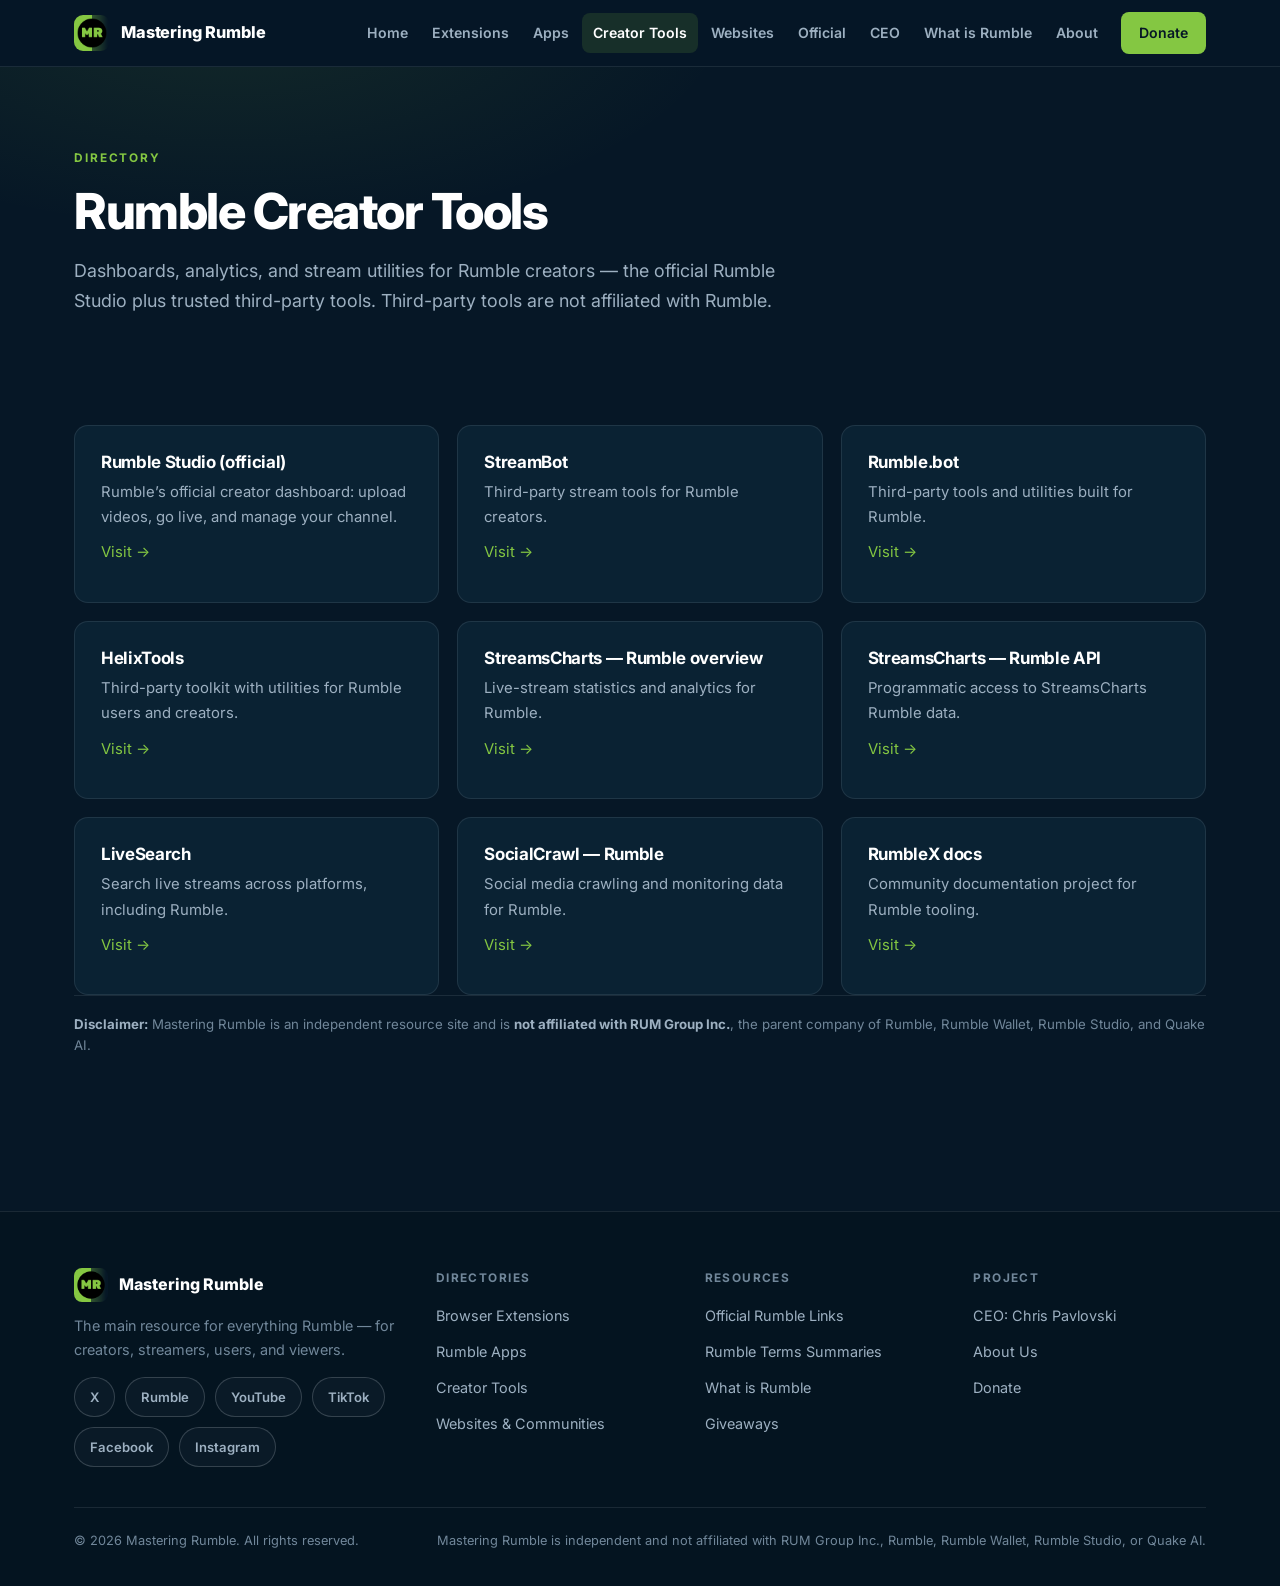
<file: creator-tools.html>
<!DOCTYPE html>
<html lang="en">
<head>
<meta charset="utf-8">
<meta name="viewport" content="width=device-width, initial-scale=1">
<title>Rumble Creator Tools — Dashboards, Analytics &amp; Stream Utilities | Mastering Rumble</title>
<meta name="description" content="The best creator tools for Rumble: Rumble Studio, stream analytics, and third-party dashboards and utilities for Rumble creators.">
<link rel="canonical" href="https://masteringrumble.com/creator-tools.html">
<meta property="og:type" content="website">
<meta property="og:site_name" content="Mastering Rumble">
<meta property="og:title" content="Rumble Creator Tools — Dashboards, Analytics &amp; Stream Utilities | Mastering Rumble">
<meta property="og:description" content="The best creator tools for Rumble: Rumble Studio, stream analytics, and third-party dashboards and utilities for Rumble creators.">
<meta property="og:url" content="https://masteringrumble.com/creator-tools.html">
<meta property="og:image" content="https://masteringrumble.com/assets/img/og-creator-tools.png">
<meta name="twitter:card" content="summary_large_image">
<meta name="twitter:title" content="Rumble Creator Tools — Dashboards, Analytics &amp; Stream Utilities | Mastering Rumble">
<meta name="twitter:description" content="The best creator tools for Rumble: Rumble Studio, stream analytics, and third-party dashboards and utilities for Rumble creators.">
<meta name="twitter:image" content="https://masteringrumble.com/assets/img/og-creator-tools.png">
<link rel="icon" type="image/png" href="assets/img/favicon.png">
<link rel="icon" type="image/x-icon" href="assets/img/favicon.ico">
<link rel="apple-touch-icon" href="assets/img/apple-touch-icon.png">
<meta name="theme-color" content="#061726">
<link rel="preconnect" href="https://fonts.googleapis.com">
<link rel="preconnect" href="https://fonts.gstatic.com" crossorigin>
<link href="https://fonts.googleapis.com/css2?family=Inter:wght@400;600;700;800&display=swap" rel="stylesheet">
<link rel="stylesheet" href="assets/css/style.css">
  <script type="application/ld+json">
{
  "@context": "https://schema.org",
  "@type": "Organization",
  "name": "Mastering Rumble",
  "url": "https://masteringrumble.com",
  "logo": "https://masteringrumble.com/assets/MR_Logo.png",
  "sameAs": [
    "https://x.com/masteringrumble",
    "https://rumble.com/masteringrumble",
    "https://youtube.com/@masteringrumble",
    "https://tiktok.com/@masteringrumble",
    "https://facebook.com/masteringrumble",
    "https://instagram.com/masteringrumble"
  ]
}
  </script>
  <script type="application/ld+json">
{
  "@context": "https://schema.org",
  "@type": "ItemList",
  "itemListElement": [
    {
      "@type": "ListItem",
      "position": 1,
      "item": {
        "@type": "WebPage",
        "name": "Rumble Studio (official)",
        "url": "https://studio.rumble.com/"
      }
    },
    {
      "@type": "ListItem",
      "position": 2,
      "item": {
        "@type": "WebPage",
        "name": "StreamBot",
        "url": "https://streambot.co/r/masteringrumble"
      }
    },
    {
      "@type": "ListItem",
      "position": 3,
      "item": {
        "@type": "WebPage",
        "name": "Rumble.bot",
        "url": "https://rumble.bot/"
      }
    },
    {
      "@type": "ListItem",
      "position": 4,
      "item": {
        "@type": "WebPage",
        "name": "HelixTools",
        "url": "https://helixtools.org/"
      }
    },
    {
      "@type": "ListItem",
      "position": 5,
      "item": {
        "@type": "WebPage",
        "name": "StreamsCharts \u2014 Rumble overview",
        "url": "https://streamscharts.com/overview?platform=rumble"
      }
    },
    {
      "@type": "ListItem",
      "position": 6,
      "item": {
        "@type": "WebPage",
        "name": "StreamsCharts \u2014 Rumble API",
        "url": "https://streamscharts.com/api/platforms/rumble"
      }
    },
    {
      "@type": "ListItem",
      "position": 7,
      "item": {
        "@type": "WebPage",
        "name": "LiveSearch",
        "url": "https://www.livesearch.app/streams.php?q=site%3Arumble.com&country="
      }
    },
    {
      "@type": "ListItem",
      "position": 8,
      "item": {
        "@type": "WebPage",
        "name": "SocialCrawl \u2014 Rumble",
        "url": "https://www.socialcrawl.dev/platforms/rumble"
      }
    },
    {
      "@type": "ListItem",
      "position": 9,
      "item": {
        "@type": "WebPage",
        "name": "RumbleX docs",
        "url": "https://sysadmindoc.github.io/RumbleX/"
      }
    }
  ]
}
  </script>
</head>
<body>
<a class="skip" href="#main">Skip to content</a>
<header class="site">
<div class="wrap head">
<a class="brand" href="index.html"><img src="assets/MR_Logo.png" alt="Mastering Rumble logo" width="36" height="36">Mastering Rumble</a>
<nav class="links" id="navLinks" aria-label="Main navigation">
<a href="index.html">Home</a><a href="extensions.html">Extensions</a><a href="apps.html">Apps</a><a href="creator-tools.html" class="active">Creator Tools</a><a href="websites.html">Websites</a><a href="official.html">Official</a><a href="ceo.html">CEO</a><a href="what-is-rumble.html">What is Rumble</a><a href="about.html">About</a><a class="nav-cta" href="donate.html">Donate</a>
</nav>
<button class="nav-toggle" id="navToggle" aria-label="Toggle navigation" aria-expanded="false">&#9776;</button>
</div>
</header>
<main id="main">
<div class="page-hero"><div class="wrap">
<span class="eyebrow">Directory</span>
<h1>Rumble Creator Tools</h1>
<p class="lead">Dashboards, analytics, and stream utilities for Rumble creators — the official Rumble Studio plus trusted third-party tools. Third-party tools are not affiliated with Rumble.</p>
</div></div>
<section class="block"><div class="wrap">
<div class="cards"><article class="card"><h3>Rumble Studio (official)</h3><p>Rumble’s official creator dashboard: upload videos, go live, and manage your channel.</p><p><a href="https://studio.rumble.com/" target="_blank" rel="noopener nofollow">Visit &rarr;</a></p></article><article class="card"><h3>StreamBot</h3><p>Third-party stream tools for Rumble creators.</p><p><a href="https://streambot.co/r/masteringrumble" target="_blank" rel="noopener nofollow">Visit &rarr;</a></p></article><article class="card"><h3>Rumble.bot</h3><p>Third-party tools and utilities built for Rumble.</p><p><a href="https://rumble.bot/" target="_blank" rel="noopener nofollow">Visit &rarr;</a></p></article><article class="card"><h3>HelixTools</h3><p>Third-party toolkit with utilities for Rumble users and creators.</p><p><a href="https://helixtools.org/" target="_blank" rel="noopener nofollow">Visit &rarr;</a></p></article><article class="card"><h3>StreamsCharts — Rumble overview</h3><p>Live-stream statistics and analytics for Rumble.</p><p><a href="https://streamscharts.com/overview?platform=rumble" target="_blank" rel="noopener nofollow">Visit &rarr;</a></p></article><article class="card"><h3>StreamsCharts — Rumble API</h3><p>Programmatic access to StreamsCharts Rumble data.</p><p><a href="https://streamscharts.com/api/platforms/rumble" target="_blank" rel="noopener nofollow">Visit &rarr;</a></p></article><article class="card"><h3>LiveSearch</h3><p>Search live streams across platforms, including Rumble.</p><p><a href="https://www.livesearch.app/streams.php?q=site%3Arumble.com&country=" target="_blank" rel="noopener nofollow">Visit &rarr;</a></p></article><article class="card"><h3>SocialCrawl — Rumble</h3><p>Social media crawling and monitoring data for Rumble.</p><p><a href="https://www.socialcrawl.dev/platforms/rumble" target="_blank" rel="noopener nofollow">Visit &rarr;</a></p></article><article class="card"><h3>RumbleX docs</h3><p>Community documentation project for Rumble tooling.</p><p><a href="https://sysadmindoc.github.io/RumbleX/" target="_blank" rel="noopener nofollow">Visit &rarr;</a></p></article></div>
<div class="disclaimer"><strong>Disclaimer:</strong> Mastering Rumble is an independent resource site and is <strong>not affiliated with RUM Group Inc.</strong>, the parent company of Rumble, Rumble Wallet, Rumble Studio, and Quake AI.</div>
</div></section>
</main>
<div id="exitOverlay" role="dialog" aria-modal="true" aria-labelledby="exitTitle">
<div id="exitPopup">
<button id="exitClose" aria-label="Close offer">&times;</button>
<span class="badge">Sponsored &middot; Affiliate offer</span>
<h2 id="exitTitle">Get <span class="g">$10</span> in FREE<br>Sticker Mule credit</h2>
<p>Before you go — claim <strong>$10 in free Sticker Mule credit</strong> on us. Custom stickers, labels, and more.</p>
<a class="btn" href="https://www.stickermule.com/unlock?ref_id=0599935801&utm_medium=link&utm_source=invite" target="_blank" rel="sponsored noopener nofollow">Claim $10 Credit &rarr;</a>
<div class="terms" style="margin-top:16px"><ul><li>The $10 store credit applies automatically during checkout on orders of $30 or more before tax.</li><li>You must be logged into your Sticker Mule account to use the credit.</li><li>Credit does not apply to shipping costs.</li><li>Store credit expires 90 days after it is issued; Sticker Mule sends 2 email reminders before expiration.</li><li>The credit is for new users — create a new Sticker Mule account to qualify.</li></ul></div>
</div>
</div>
<footer>
<div class="wrap">
<div class="fgrid">
<div>
<div class="fbrand"><img src="assets/MR_Logo.png" alt="Mastering Rumble logo" width="34" height="34">Mastering Rumble</div>
<p class="fblurb">The main resource for everything Rumble — for creators, streamers, users, and viewers.</p>
<div class="socials"><a href="https://x.com/masteringrumble" target="_blank" rel="noopener">X</a><a href="https://rumble.com/masteringrumble" target="_blank" rel="noopener">Rumble</a><a href="https://youtube.com/@masteringrumble" target="_blank" rel="noopener">YouTube</a><a href="https://tiktok.com/@masteringrumble" target="_blank" rel="noopener">TikTok</a><a href="https://facebook.com/masteringrumble" target="_blank" rel="noopener">Facebook</a><a href="https://instagram.com/masteringrumble" target="_blank" rel="noopener">Instagram</a></div>
</div>
<div>
<h4>Directories</h4>
<ul class="flink">
<li><a href="extensions.html">Browser Extensions</a></li>
<li><a href="apps.html">Rumble Apps</a></li>
<li><a href="creator-tools.html">Creator Tools</a></li>
<li><a href="websites.html">Websites &amp; Communities</a></li>
</ul>
</div>
<div>
<h4>Resources</h4>
<ul class="flink">
<li><a href="official.html">Official Rumble Links</a></li>
<li><a href="official.html#legal">Rumble Terms Summaries</a></li>
<li><a href="what-is-rumble.html">What is Rumble</a></li>
<li><a href="giveaway/">Giveaways</a></li>
</ul>
</div>
<div>
<h4>Project</h4>
<ul class="flink">
<li><a href="ceo.html">CEO: Chris Pavlovski</a></li>
<li><a href="about.html">About Us</a></li>
<li><a href="donate.html">Donate</a></li>
</ul>
</div>
</div>
<div class="fbottom">
<span>&copy; 2026 Mastering Rumble. All rights reserved.</span>
<span>Mastering Rumble is independent and not affiliated with RUM Group Inc., Rumble, Rumble Wallet, Rumble Studio, or Quake AI.</span>
</div>
</div>
</footer>
<script src="assets/js/main.js"></script>
</body>
</html>
</file>
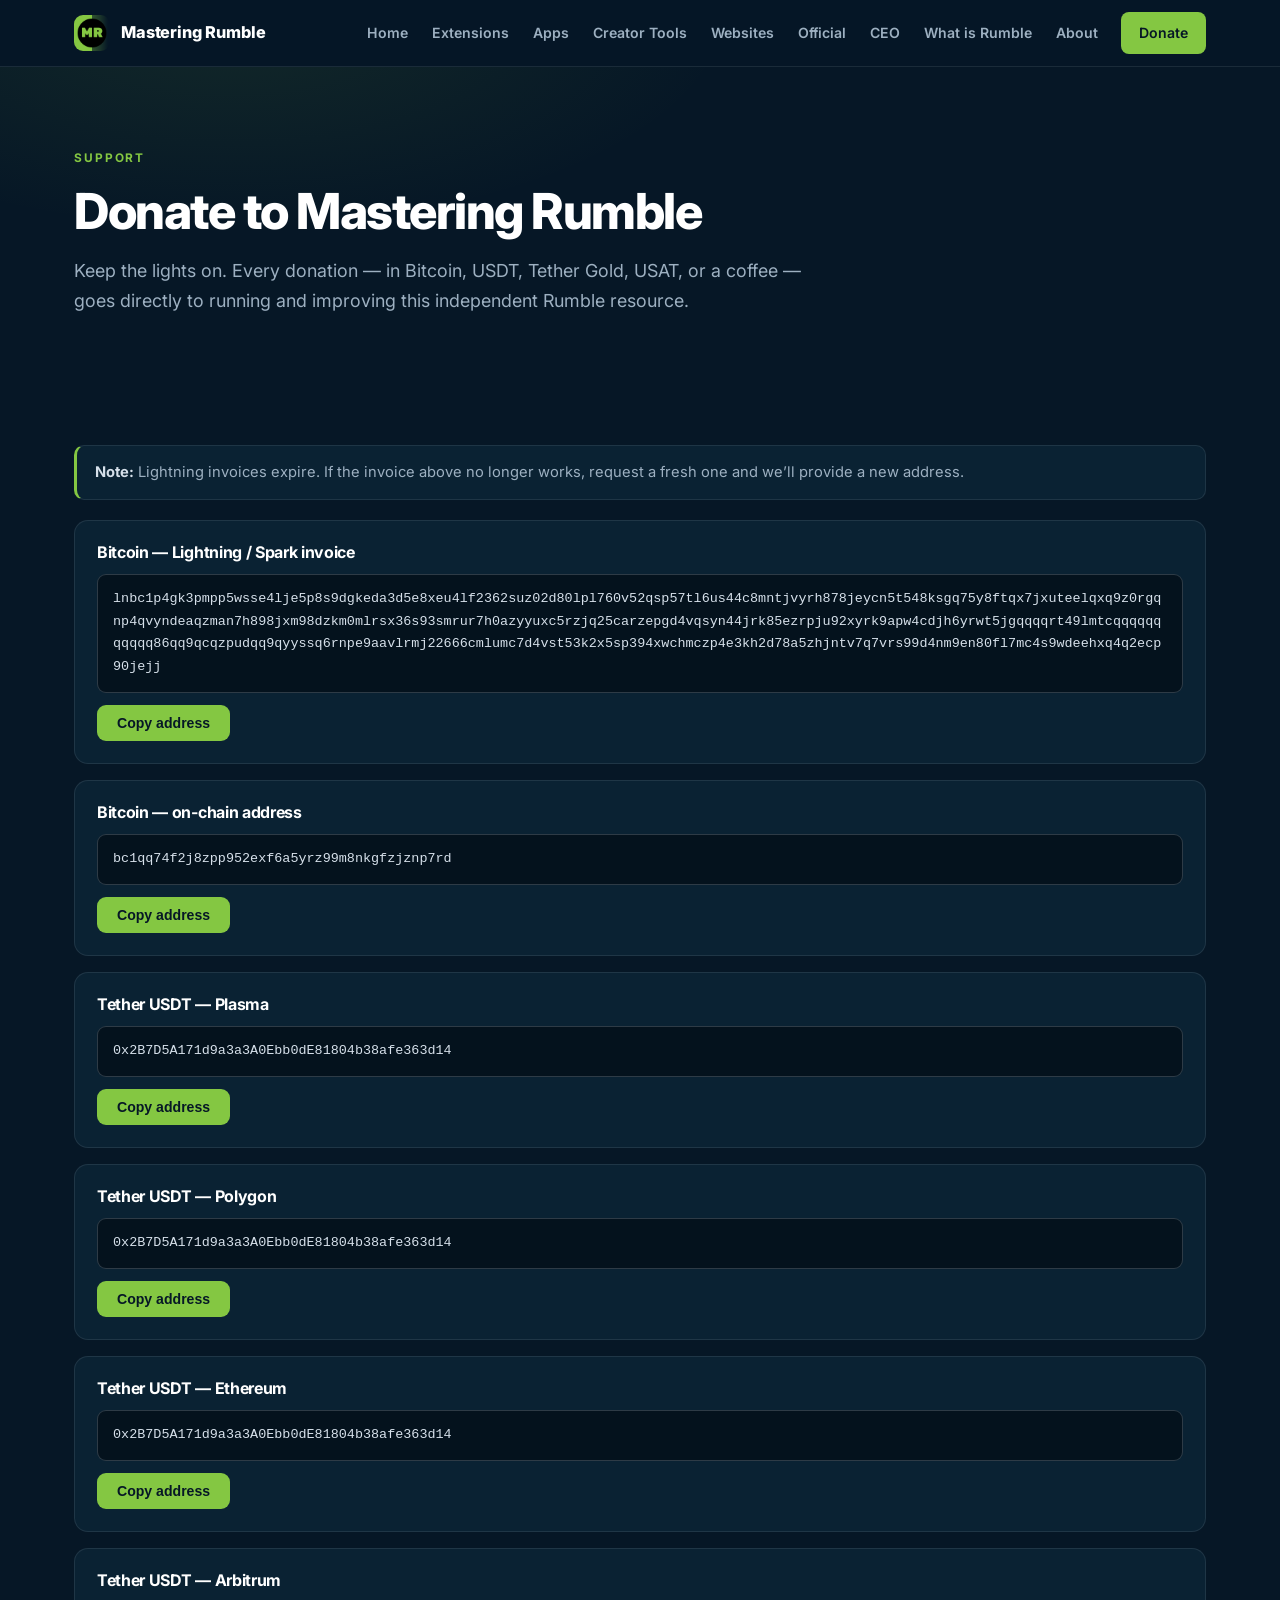
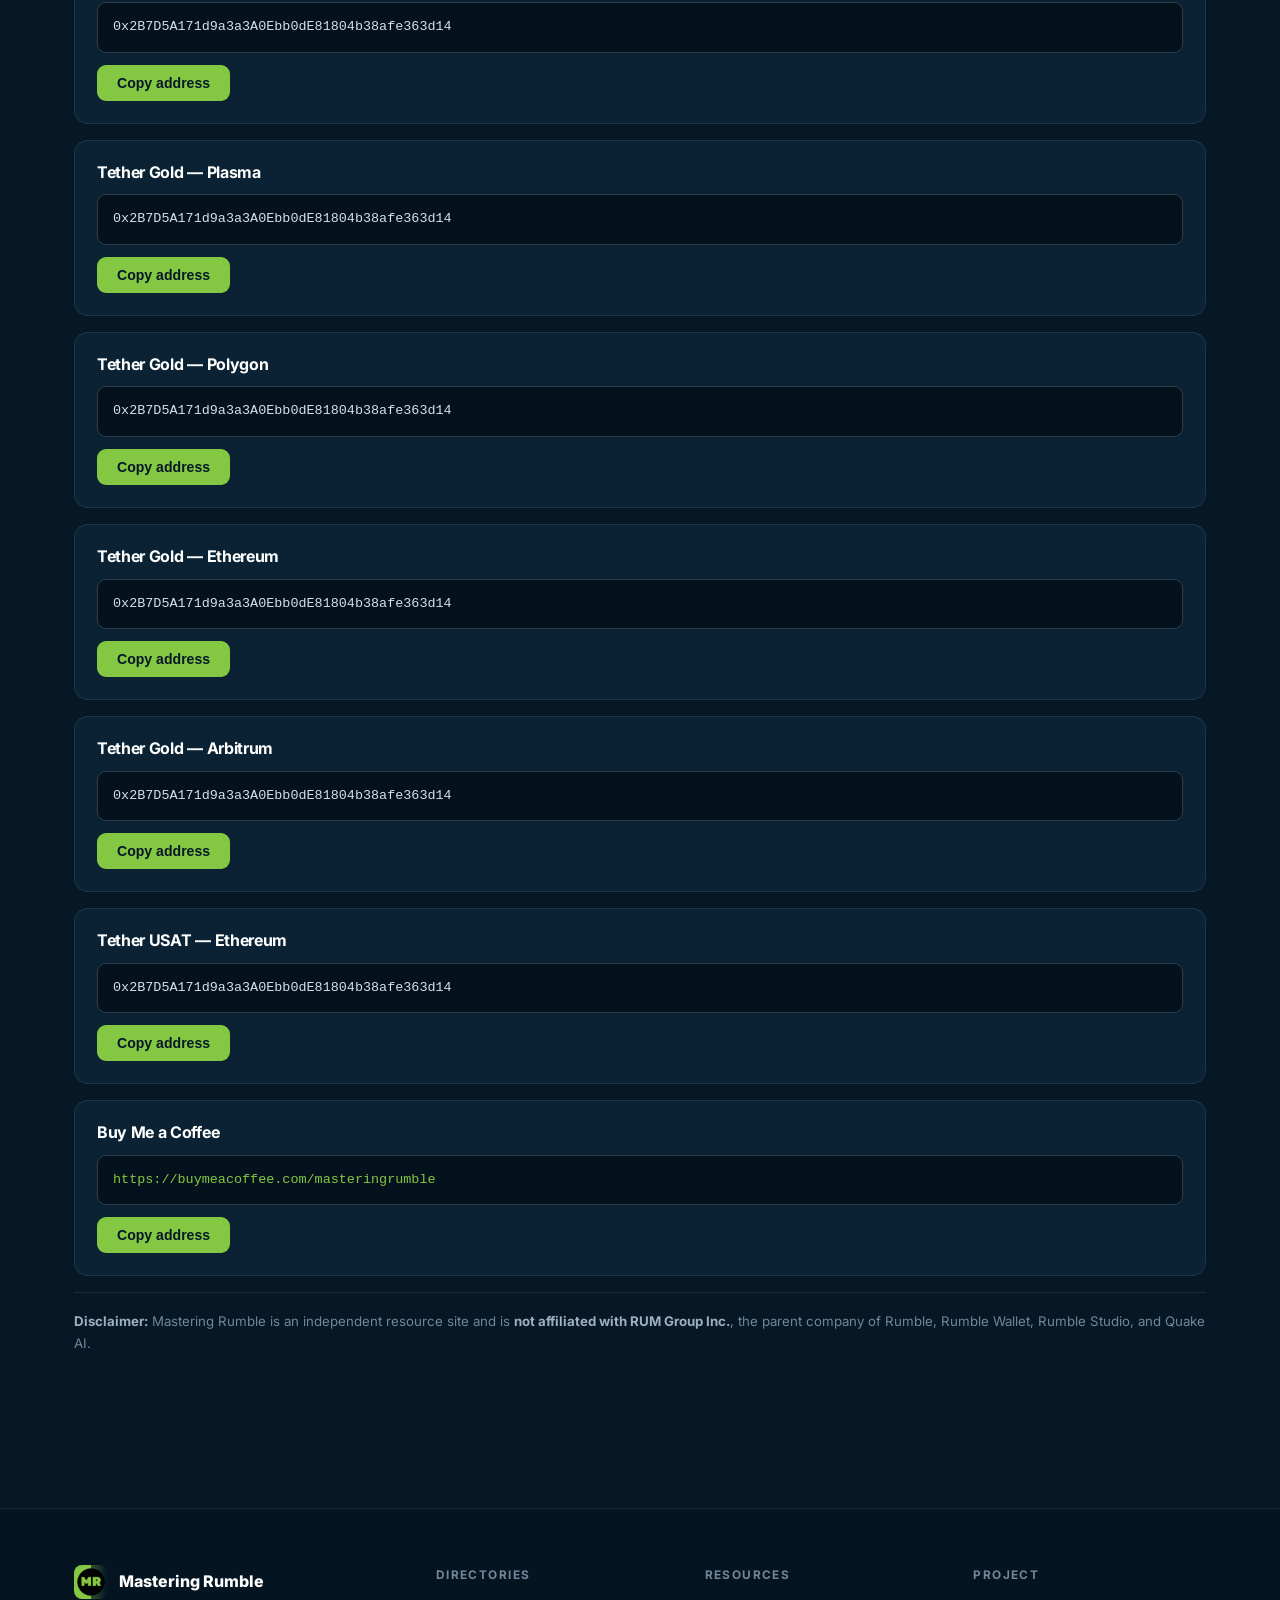
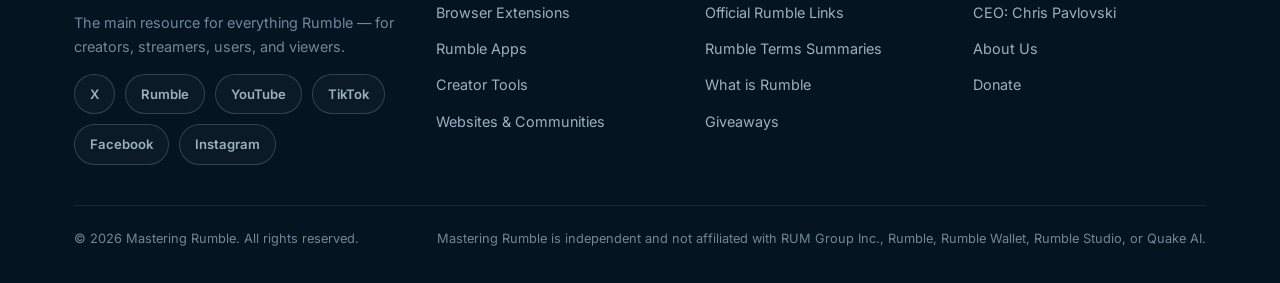
<file: donate.html>
<!DOCTYPE html>
<html lang="en">
<head>
<meta charset="utf-8">
<meta name="viewport" content="width=device-width, initial-scale=1">
<title>Donate to Mastering Rumble — Bitcoin, USDT, Tether Gold | Mastering Rumble</title>
<meta name="description" content="Support Mastering Rumble: donate with Bitcoin (Lightning or on-chain), Tether USDT, Tether Gold, USAT, or Buy Me a Coffee.">
<link rel="canonical" href="https://masteringrumble.com/donate.html">
<meta property="og:type" content="website">
<meta property="og:site_name" content="Mastering Rumble">
<meta property="og:title" content="Donate to Mastering Rumble — Bitcoin, USDT, Tether Gold | Mastering Rumble">
<meta property="og:description" content="Support Mastering Rumble: donate with Bitcoin (Lightning or on-chain), Tether USDT, Tether Gold, USAT, or Buy Me a Coffee.">
<meta property="og:url" content="https://masteringrumble.com/donate.html">
<meta property="og:image" content="https://masteringrumble.com/assets/img/og-donate.png">
<meta name="twitter:card" content="summary_large_image">
<meta name="twitter:title" content="Donate to Mastering Rumble — Bitcoin, USDT, Tether Gold | Mastering Rumble">
<meta name="twitter:description" content="Support Mastering Rumble: donate with Bitcoin (Lightning or on-chain), Tether USDT, Tether Gold, USAT, or Buy Me a Coffee.">
<meta name="twitter:image" content="https://masteringrumble.com/assets/img/og-donate.png">
<link rel="icon" type="image/png" href="assets/img/favicon.png">
<link rel="icon" type="image/x-icon" href="assets/img/favicon.ico">
<link rel="apple-touch-icon" href="assets/img/apple-touch-icon.png">
<meta name="theme-color" content="#061726">
<link rel="preconnect" href="https://fonts.googleapis.com">
<link rel="preconnect" href="https://fonts.gstatic.com" crossorigin>
<link href="https://fonts.googleapis.com/css2?family=Inter:wght@400;600;700;800&display=swap" rel="stylesheet">
<link rel="stylesheet" href="assets/css/style.css">
  <script type="application/ld+json">
{
  "@context": "https://schema.org",
  "@type": "Organization",
  "name": "Mastering Rumble",
  "url": "https://masteringrumble.com",
  "logo": "https://masteringrumble.com/assets/MR_Logo.png",
  "sameAs": [
    "https://x.com/masteringrumble",
    "https://rumble.com/masteringrumble",
    "https://youtube.com/@masteringrumble",
    "https://tiktok.com/@masteringrumble",
    "https://facebook.com/masteringrumble",
    "https://instagram.com/masteringrumble"
  ]
}
  </script>
</head>
<body>
<a class="skip" href="#main">Skip to content</a>
<header class="site">
<div class="wrap head">
<a class="brand" href="index.html"><img src="assets/MR_Logo.png" alt="Mastering Rumble logo" width="36" height="36">Mastering Rumble</a>
<nav class="links" id="navLinks" aria-label="Main navigation">
<a href="index.html">Home</a><a href="extensions.html">Extensions</a><a href="apps.html">Apps</a><a href="creator-tools.html">Creator Tools</a><a href="websites.html">Websites</a><a href="official.html">Official</a><a href="ceo.html">CEO</a><a href="what-is-rumble.html">What is Rumble</a><a href="about.html">About</a><a class="nav-cta" href="donate.html">Donate</a>
</nav>
<button class="nav-toggle" id="navToggle" aria-label="Toggle navigation" aria-expanded="false">&#9776;</button>
</div>
</header>
<main id="main">
<div class="page-hero"><div class="wrap">
<span class="eyebrow">Support</span>
<h1>Donate to Mastering Rumble</h1>
<p class="lead">Keep the lights on. Every donation — in Bitcoin, USDT, Tether Gold, USAT, or a coffee — goes directly to running and improving this independent Rumble resource.</p>
</div></div>
<section class="block"><div class="wrap">
<div class="note"><strong>Note:</strong> Lightning invoices expire. If the invoice above no longer works, request a fresh one and we’ll provide a new address.</div>
<div class="addr"><h3>Bitcoin — Lightning / Spark invoice</h3><code>[base64]</code><button class="copybtn" data-copy="[base64]">Copy address</button></div><div class="addr"><h3>Bitcoin — on-chain address</h3><code>bc1qq74f2j8zpp952exf6a5yrz99m8nkgfzjznp7rd</code><button class="copybtn" data-copy="bc1qq74f2j8zpp952exf6a5yrz99m8nkgfzjznp7rd">Copy address</button></div><div class="addr"><h3>Tether USDT — Plasma</h3><code>0x2B7D5A171d9a3a3A0Ebb0dE81804b38afe363d14</code><button class="copybtn" data-copy="0x2B7D5A171d9a3a3A0Ebb0dE81804b38afe363d14">Copy address</button></div><div class="addr"><h3>Tether USDT — Polygon</h3><code>0x2B7D5A171d9a3a3A0Ebb0dE81804b38afe363d14</code><button class="copybtn" data-copy="0x2B7D5A171d9a3a3A0Ebb0dE81804b38afe363d14">Copy address</button></div><div class="addr"><h3>Tether USDT — Ethereum</h3><code>0x2B7D5A171d9a3a3A0Ebb0dE81804b38afe363d14</code><button class="copybtn" data-copy="0x2B7D5A171d9a3a3A0Ebb0dE81804b38afe363d14">Copy address</button></div><div class="addr"><h3>Tether USDT — Arbitrum</h3><code>0x2B7D5A171d9a3a3A0Ebb0dE81804b38afe363d14</code><button class="copybtn" data-copy="0x2B7D5A171d9a3a3A0Ebb0dE81804b38afe363d14">Copy address</button></div><div class="addr"><h3>Tether Gold — Plasma</h3><code>0x2B7D5A171d9a3a3A0Ebb0dE81804b38afe363d14</code><button class="copybtn" data-copy="0x2B7D5A171d9a3a3A0Ebb0dE81804b38afe363d14">Copy address</button></div><div class="addr"><h3>Tether Gold — Polygon</h3><code>0x2B7D5A171d9a3a3A0Ebb0dE81804b38afe363d14</code><button class="copybtn" data-copy="0x2B7D5A171d9a3a3A0Ebb0dE81804b38afe363d14">Copy address</button></div><div class="addr"><h3>Tether Gold — Ethereum</h3><code>0x2B7D5A171d9a3a3A0Ebb0dE81804b38afe363d14</code><button class="copybtn" data-copy="0x2B7D5A171d9a3a3A0Ebb0dE81804b38afe363d14">Copy address</button></div><div class="addr"><h3>Tether Gold — Arbitrum</h3><code>0x2B7D5A171d9a3a3A0Ebb0dE81804b38afe363d14</code><button class="copybtn" data-copy="0x2B7D5A171d9a3a3A0Ebb0dE81804b38afe363d14">Copy address</button></div><div class="addr"><h3>Tether USAT — Ethereum</h3><code>0x2B7D5A171d9a3a3A0Ebb0dE81804b38afe363d14</code><button class="copybtn" data-copy="0x2B7D5A171d9a3a3A0Ebb0dE81804b38afe363d14">Copy address</button></div>
<div class="addr"><h3>Buy Me a Coffee</h3><code><a href="https://buymeacoffee.com/masteringrumble" target="_blank" rel="noopener">https://buymeacoffee.com/masteringrumble</a></code><button class="copybtn" data-copy="https://buymeacoffee.com/masteringrumble">Copy address</button></div>
<div class="disclaimer"><strong>Disclaimer:</strong> Mastering Rumble is an independent resource site and is <strong>not affiliated with RUM Group Inc.</strong>, the parent company of Rumble, Rumble Wallet, Rumble Studio, and Quake AI.</div>
</div></section>
</main>
<div id="exitOverlay" role="dialog" aria-modal="true" aria-labelledby="exitTitle">
<div id="exitPopup">
<button id="exitClose" aria-label="Close offer">&times;</button>
<span class="badge">Sponsored &middot; Affiliate offer</span>
<h2 id="exitTitle">Get <span class="g">$10</span> in FREE<br>Sticker Mule credit</h2>
<p>Before you go — claim <strong>$10 in free Sticker Mule credit</strong> on us. Custom stickers, labels, and more.</p>
<a class="btn" href="https://www.stickermule.com/unlock?ref_id=0599935801&utm_medium=link&utm_source=invite" target="_blank" rel="sponsored noopener nofollow">Claim $10 Credit &rarr;</a>
<div class="terms" style="margin-top:16px"><ul><li>The $10 store credit applies automatically during checkout on orders of $30 or more before tax.</li><li>You must be logged into your Sticker Mule account to use the credit.</li><li>Credit does not apply to shipping costs.</li><li>Store credit expires 90 days after it is issued; Sticker Mule sends 2 email reminders before expiration.</li><li>The credit is for new users — create a new Sticker Mule account to qualify.</li></ul></div>
</div>
</div>
<footer>
<div class="wrap">
<div class="fgrid">
<div>
<div class="fbrand"><img src="assets/MR_Logo.png" alt="Mastering Rumble logo" width="34" height="34">Mastering Rumble</div>
<p class="fblurb">The main resource for everything Rumble — for creators, streamers, users, and viewers.</p>
<div class="socials"><a href="https://x.com/masteringrumble" target="_blank" rel="noopener">X</a><a href="https://rumble.com/masteringrumble" target="_blank" rel="noopener">Rumble</a><a href="https://youtube.com/@masteringrumble" target="_blank" rel="noopener">YouTube</a><a href="https://tiktok.com/@masteringrumble" target="_blank" rel="noopener">TikTok</a><a href="https://facebook.com/masteringrumble" target="_blank" rel="noopener">Facebook</a><a href="https://instagram.com/masteringrumble" target="_blank" rel="noopener">Instagram</a></div>
</div>
<div>
<h4>Directories</h4>
<ul class="flink">
<li><a href="extensions.html">Browser Extensions</a></li>
<li><a href="apps.html">Rumble Apps</a></li>
<li><a href="creator-tools.html">Creator Tools</a></li>
<li><a href="websites.html">Websites &amp; Communities</a></li>
</ul>
</div>
<div>
<h4>Resources</h4>
<ul class="flink">
<li><a href="official.html">Official Rumble Links</a></li>
<li><a href="official.html#legal">Rumble Terms Summaries</a></li>
<li><a href="what-is-rumble.html">What is Rumble</a></li>
<li><a href="giveaway/">Giveaways</a></li>
</ul>
</div>
<div>
<h4>Project</h4>
<ul class="flink">
<li><a href="ceo.html">CEO: Chris Pavlovski</a></li>
<li><a href="about.html">About Us</a></li>
<li><a href="donate.html">Donate</a></li>
</ul>
</div>
</div>
<div class="fbottom">
<span>&copy; 2026 Mastering Rumble. All rights reserved.</span>
<span>Mastering Rumble is independent and not affiliated with RUM Group Inc., Rumble, Rumble Wallet, Rumble Studio, or Quake AI.</span>
</div>
</div>
</footer>
<script src="assets/js/main.js"></script>
</body>
</html>
</file>
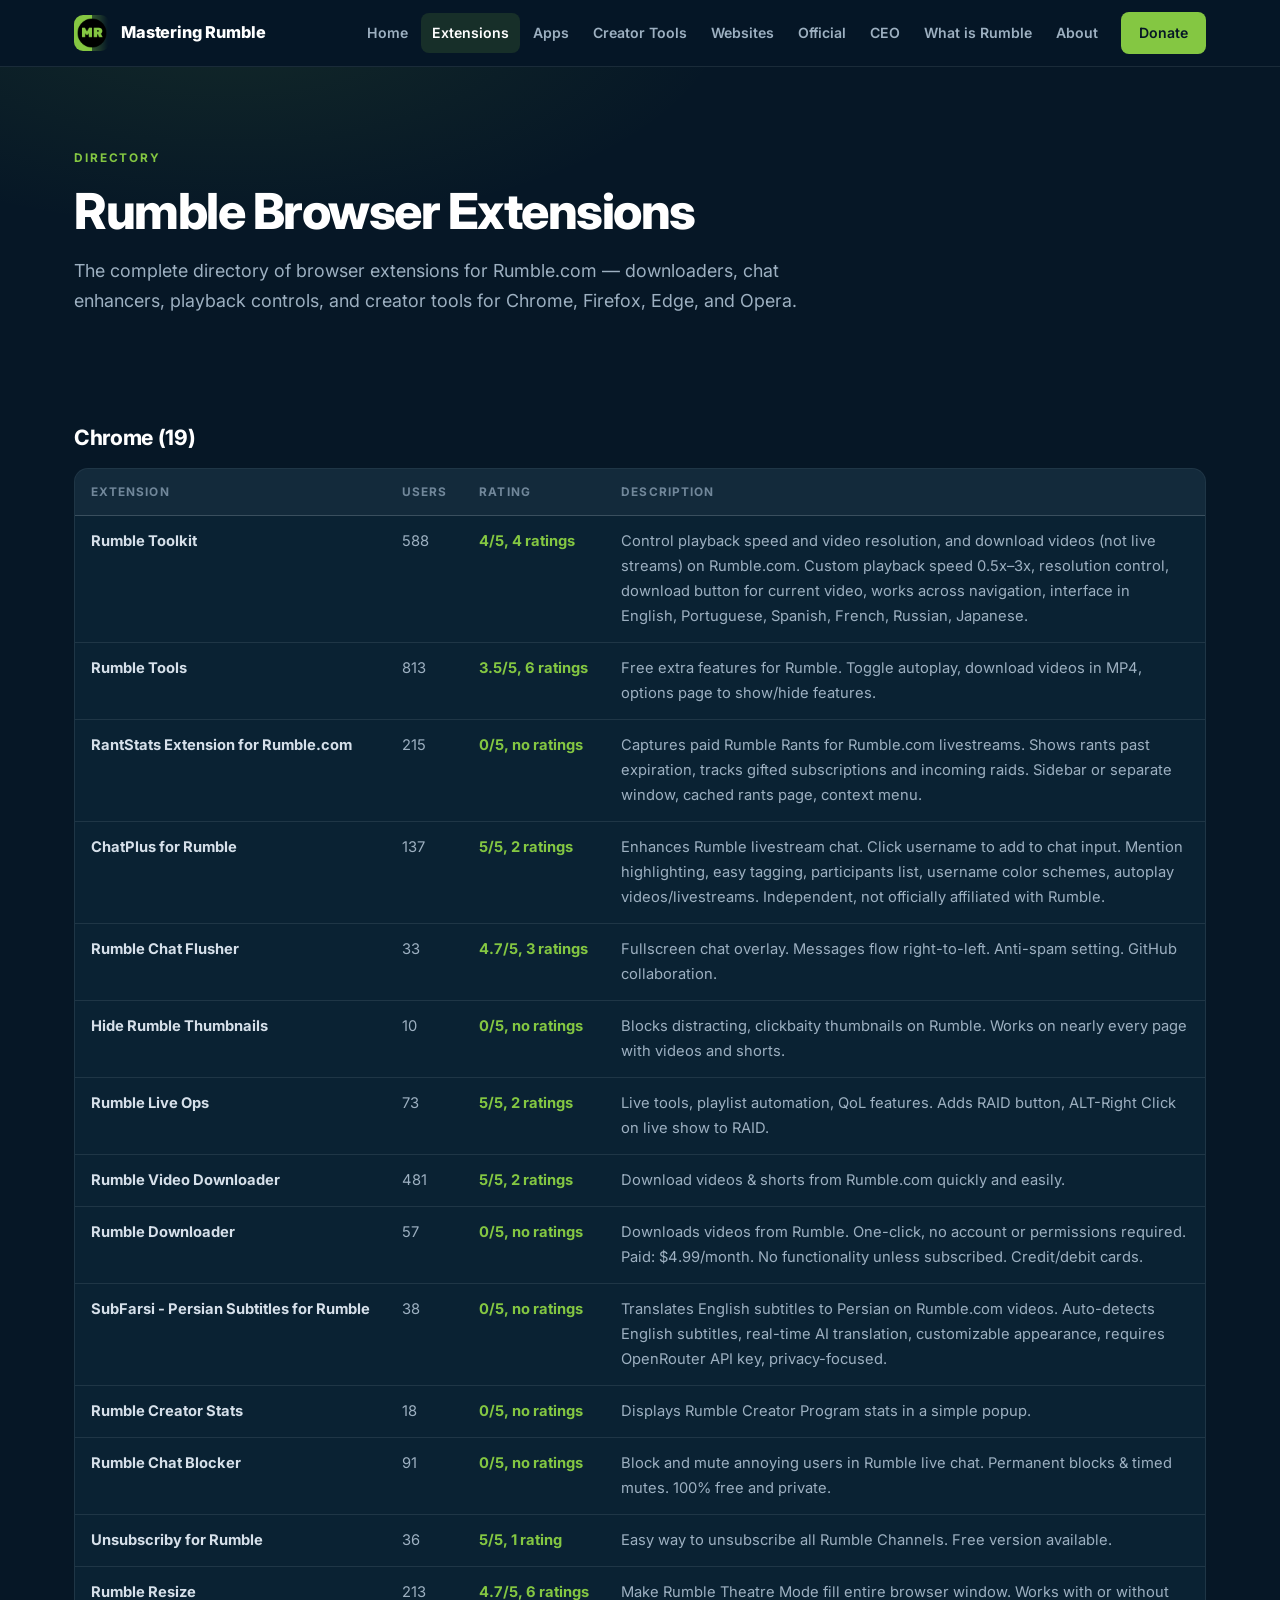
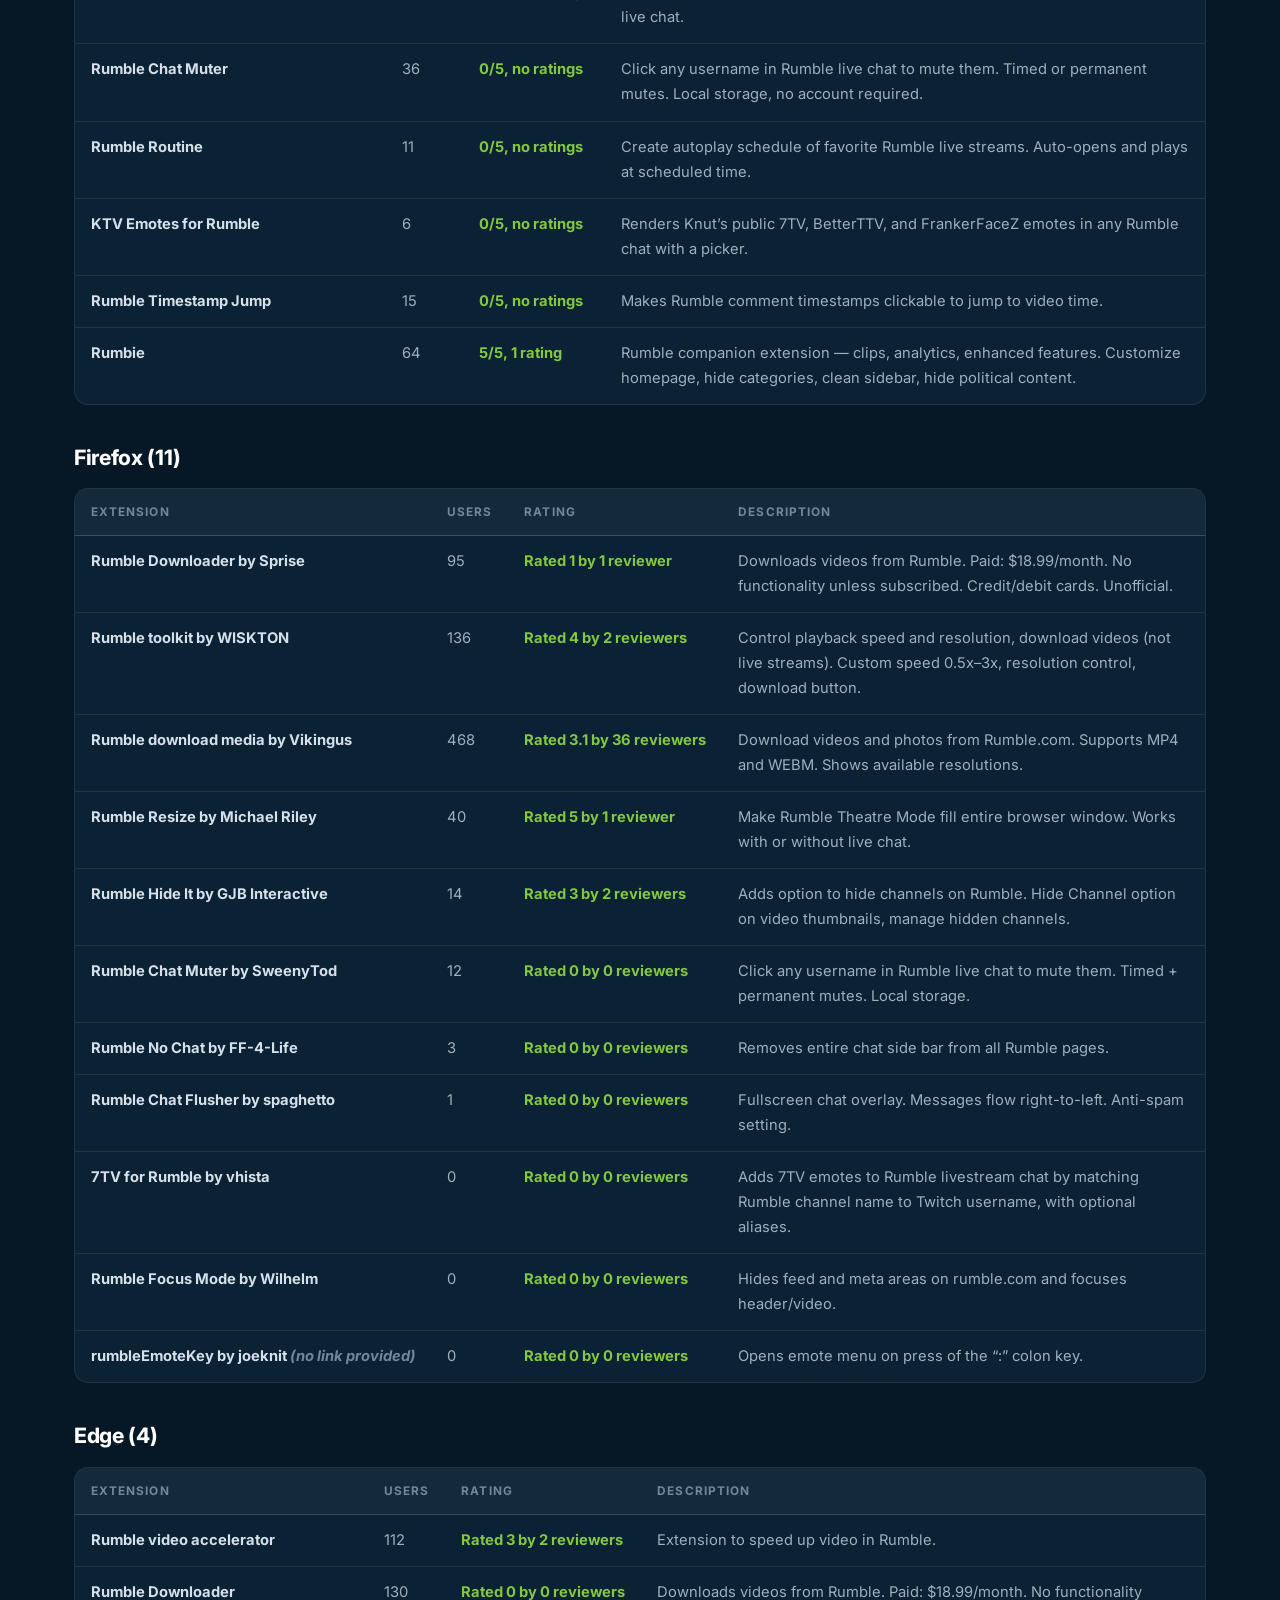
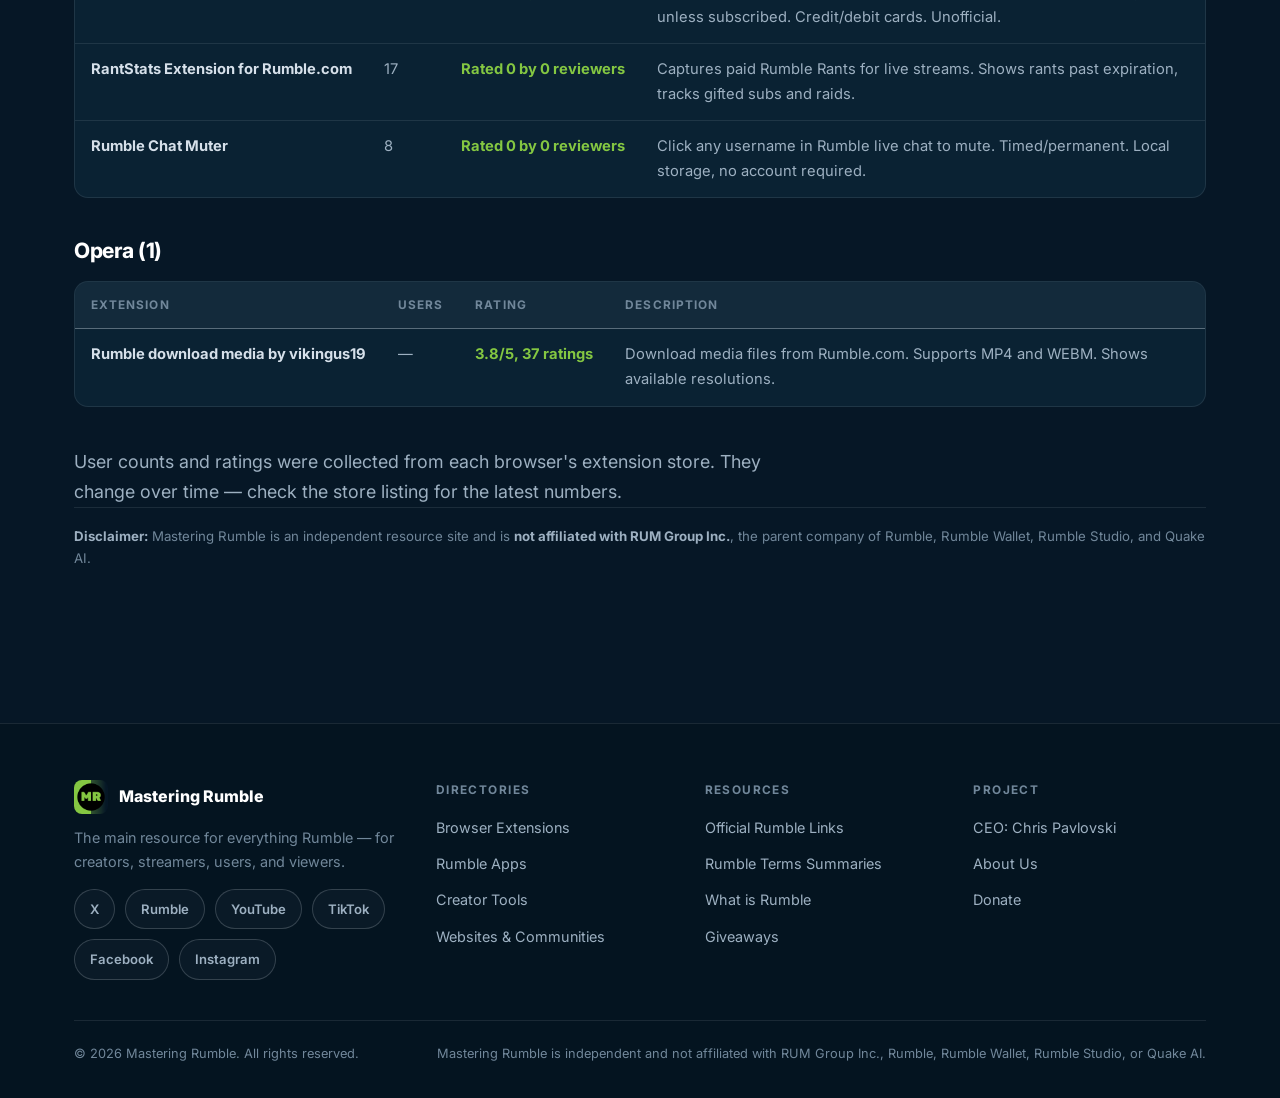
<file: extensions.html>
<!DOCTYPE html>
<html lang="en">
<head>
<meta charset="utf-8">
<meta name="viewport" content="width=device-width, initial-scale=1">
<title>Rumble Browser Extensions — Chrome, Firefox, Edge &amp; Opera Directory | Mastering Rumble</title>
<meta name="description" content="The complete directory of Rumble browser extensions for Chrome, Firefox, Edge, and Opera: video downloaders, chat tools, playback speed controls, and creator utilities.">
<link rel="canonical" href="https://masteringrumble.com/extensions.html">
<meta property="og:type" content="website">
<meta property="og:site_name" content="Mastering Rumble">
<meta property="og:title" content="Rumble Browser Extensions — Chrome, Firefox, Edge &amp; Opera Directory | Mastering Rumble">
<meta property="og:description" content="The complete directory of Rumble browser extensions for Chrome, Firefox, Edge, and Opera: video downloaders, chat tools, playback speed controls, and creator utilities.">
<meta property="og:url" content="https://masteringrumble.com/extensions.html">
<meta property="og:image" content="https://masteringrumble.com/assets/img/og-extensions.png">
<meta name="twitter:card" content="summary_large_image">
<meta name="twitter:title" content="Rumble Browser Extensions — Chrome, Firefox, Edge &amp; Opera Directory | Mastering Rumble">
<meta name="twitter:description" content="The complete directory of Rumble browser extensions for Chrome, Firefox, Edge, and Opera: video downloaders, chat tools, playback speed controls, and creator utilities.">
<meta name="twitter:image" content="https://masteringrumble.com/assets/img/og-extensions.png">
<link rel="icon" type="image/png" href="assets/img/favicon.png">
<link rel="icon" type="image/x-icon" href="assets/img/favicon.ico">
<link rel="apple-touch-icon" href="assets/img/apple-touch-icon.png">
<meta name="theme-color" content="#061726">
<link rel="preconnect" href="https://fonts.googleapis.com">
<link rel="preconnect" href="https://fonts.gstatic.com" crossorigin>
<link href="https://fonts.googleapis.com/css2?family=Inter:wght@400;600;700;800&display=swap" rel="stylesheet">
<link rel="stylesheet" href="assets/css/style.css">
  <script type="application/ld+json">
{
  "@context": "https://schema.org",
  "@type": "Organization",
  "name": "Mastering Rumble",
  "url": "https://masteringrumble.com",
  "logo": "https://masteringrumble.com/assets/MR_Logo.png",
  "sameAs": [
    "https://x.com/masteringrumble",
    "https://rumble.com/masteringrumble",
    "https://youtube.com/@masteringrumble",
    "https://tiktok.com/@masteringrumble",
    "https://facebook.com/masteringrumble",
    "https://instagram.com/masteringrumble"
  ]
}
  </script>
  <script type="application/ld+json">
{
  "@context": "https://schema.org",
  "@type": "ItemList",
  "itemListElement": [
    {
      "@type": "ListItem",
      "position": 1,
      "item": {
        "@type": "WebPage",
        "name": "Rumble Toolkit",
        "url": "https://chromewebstore.google.com/detail/rumble-toolkit/afedcnlnaijfabfnibpldpdkilbghgng"
      }
    },
    {
      "@type": "ListItem",
      "position": 2,
      "item": {
        "@type": "WebPage",
        "name": "Rumble Tools",
        "url": "https://chromewebstore.google.com/detail/rumble-tools/ijeobnpiandoonpbgmmlcabnopmjbcgj"
      }
    },
    {
      "@type": "ListItem",
      "position": 3,
      "item": {
        "@type": "WebPage",
        "name": "RantStats Extension for Rumble.com",
        "url": "https://chromewebstore.google.com/detail/rantstats-extension-for-r/liahjgfmodjgeakahommamnmbjgicpmh"
      }
    },
    {
      "@type": "ListItem",
      "position": 4,
      "item": {
        "@type": "WebPage",
        "name": "ChatPlus for Rumble",
        "url": "https://chromewebstore.google.com/detail/chatplus-for-rumble/odlcomopigapcpmlpmmmhlhegajembio"
      }
    },
    {
      "@type": "ListItem",
      "position": 5,
      "item": {
        "@type": "WebPage",
        "name": "Rumble Chat Flusher",
        "url": "https://chromewebstore.google.com/detail/rumble-chat-flusher/pofaoopjhbljffecdafcccbcjhfebdlf"
      }
    },
    {
      "@type": "ListItem",
      "position": 6,
      "item": {
        "@type": "WebPage",
        "name": "Hide Rumble Thumbnails",
        "url": "https://chromewebstore.google.com/detail/hide-rumble-thumbnails/dfmdfkeldajmnkngihdambfpmjfhhbmc"
      }
    },
    {
      "@type": "ListItem",
      "position": 7,
      "item": {
        "@type": "WebPage",
        "name": "Rumble Live Ops",
        "url": "https://chromewebstore.google.com/detail/rumble-live-ops/ldjhgfgoiboegodeilfnaondbdengljo"
      }
    },
    {
      "@type": "ListItem",
      "position": 8,
      "item": {
        "@type": "WebPage",
        "name": "Rumble Video Downloader",
        "url": "https://chromewebstore.google.com/detail/rumble-video-downloader/ebicjhoognhcjloffhndkbkgfnlikljh"
      }
    },
    {
      "@type": "ListItem",
      "position": 9,
      "item": {
        "@type": "WebPage",
        "name": "Rumble Downloader",
        "url": "https://chromewebstore.google.com/detail/rumble-downloader/bamfpebpbobnkhanpgjocdgmmlmblhhj"
      }
    },
    {
      "@type": "ListItem",
      "position": 10,
      "item": {
        "@type": "WebPage",
        "name": "SubFarsi - Persian Subtitles for Rumble",
        "url": "https://chromewebstore.google.com/detail/subfarsi-persian-subtitle/fhfajifojoclgghlhbmijfgngmpjhehi"
      }
    },
    {
      "@type": "ListItem",
      "position": 11,
      "item": {
        "@type": "WebPage",
        "name": "Rumble Creator Stats",
        "url": "https://chromewebstore.google.com/detail/rumble-creator-stats/fljcfhgklgldifckogfeknkhbniafmad"
      }
    },
    {
      "@type": "ListItem",
      "position": 12,
      "item": {
        "@type": "WebPage",
        "name": "Rumble Chat Blocker",
        "url": "https://chromewebstore.google.com/detail/rumble-chat-blocker/mhakmacemjmknnohhblabdenolgbbhie"
      }
    },
    {
      "@type": "ListItem",
      "position": 13,
      "item": {
        "@type": "WebPage",
        "name": "Unsubscriby for Rumble",
        "url": "https://chromewebstore.google.com/detail/unsubscriby-for-rumble/ejhdfhhgoimmjciplfjgfnnopopdekif"
      }
    },
    {
      "@type": "ListItem",
      "position": 14,
      "item": {
        "@type": "WebPage",
        "name": "Rumble Resize",
        "url": "https://chromewebstore.google.com/detail/rumble-resize/odnhigcapbjnjdgfbckmjbmkcejmkebm"
      }
    },
    {
      "@type": "ListItem",
      "position": 15,
      "item": {
        "@type": "WebPage",
        "name": "Rumble Chat Muter",
        "url": "https://chromewebstore.google.com/detail/rumble-chat-muter/imfccpcdemogkdoddjgiahbfholgbegi"
      }
    },
    {
      "@type": "ListItem",
      "position": 16,
      "item": {
        "@type": "WebPage",
        "name": "Rumble Routine",
        "url": "https://chromewebstore.google.com/detail/rumble-routine/djaaljlanegcfhbnmgcneaijiafgcccc"
      }
    },
    {
      "@type": "ListItem",
      "position": 17,
      "item": {
        "@type": "WebPage",
        "name": "KTV Emotes for Rumble",
        "url": "https://chromewebstore.google.com/detail/ktv-emotes-for-rumble/pjmlbgnplmaapipfjaillgpnldaapibo"
      }
    },
    {
      "@type": "ListItem",
      "position": 18,
      "item": {
        "@type": "WebPage",
        "name": "Rumble Timestamp Jump",
        "url": "https://chromewebstore.google.com/detail/rumble-timestamp-jump/pjdbbnijgmfcplbbkppchdnolhgablbp"
      }
    },
    {
      "@type": "ListItem",
      "position": 19,
      "item": {
        "@type": "WebPage",
        "name": "Rumbie",
        "url": "https://chromewebstore.google.com/detail/rumbie/pagcgjmengbldmbaeiaojngokedfljbd"
      }
    },
    {
      "@type": "ListItem",
      "position": 20,
      "item": {
        "@type": "WebPage",
        "name": "Rumble Downloader by Sprise",
        "url": "https://addons.mozilla.org/en-US/firefox/addon/rumble-downloader/"
      }
    },
    {
      "@type": "ListItem",
      "position": 21,
      "item": {
        "@type": "WebPage",
        "name": "Rumble toolkit by WISKTON",
        "url": "https://addons.mozilla.org/en-US/firefox/addon/rumble-video-accelerator/"
      }
    },
    {
      "@type": "ListItem",
      "position": 22,
      "item": {
        "@type": "WebPage",
        "name": "Rumble download media by Vikingus",
        "url": "https://addons.mozilla.org/en-US/firefox/addon/rumble-download-media/"
      }
    },
    {
      "@type": "ListItem",
      "position": 23,
      "item": {
        "@type": "WebPage",
        "name": "Rumble Resize by Michael Riley",
        "url": "https://addons.mozilla.org/en-US/firefox/addon/rumble-resize/"
      }
    },
    {
      "@type": "ListItem",
      "position": 24,
      "item": {
        "@type": "WebPage",
        "name": "Rumble Hide It by GJB Interactive",
        "url": "https://addons.mozilla.org/en-US/firefox/addon/rumble-hide-it/"
      }
    },
    {
      "@type": "ListItem",
      "position": 25,
      "item": {
        "@type": "WebPage",
        "name": "Rumble Chat Muter by SweenyTod",
        "url": "https://addons.mozilla.org/en-US/firefox/addon/rumble-chat-muter/"
      }
    },
    {
      "@type": "ListItem",
      "position": 26,
      "item": {
        "@type": "WebPage",
        "name": "Rumble No Chat by FF-4-Life",
        "url": "https://addons.mozilla.org/en-US/firefox/addon/rumble-no-chat/"
      }
    },
    {
      "@type": "ListItem",
      "position": 27,
      "item": {
        "@type": "WebPage",
        "name": "Rumble Chat Flusher by spaghetto",
        "url": "https://addons.mozilla.org/en-US/firefox/addon/rumblechatflusher/"
      }
    },
    {
      "@type": "ListItem",
      "position": 28,
      "item": {
        "@type": "WebPage",
        "name": "7TV for Rumble by vhista",
        "url": "https://addons.mozilla.org/en-US/firefox/addon/7tv-for-rumble/"
      }
    },
    {
      "@type": "ListItem",
      "position": 29,
      "item": {
        "@type": "WebPage",
        "name": "Rumble Focus Mode by Wilhelm",
        "url": "https://addons.mozilla.org/en-US/firefox/addon/rumble-focus-mode/"
      }
    },
    {
      "@type": "ListItem",
      "position": 30,
      "item": {
        "@type": "WebPage",
        "name": "rumbleEmoteKey by joeknit",
        "url": "https://masteringrumble.com/extensions.html"
      }
    },
    {
      "@type": "ListItem",
      "position": 31,
      "item": {
        "@type": "WebPage",
        "name": "Rumble video accelerator",
        "url": "https://microsoftedge.microsoft.com/addons/detail/rumble-video-accelerator/gihhkeinamjkchipahgmibhomgedeamh?hl=en-US"
      }
    },
    {
      "@type": "ListItem",
      "position": 32,
      "item": {
        "@type": "WebPage",
        "name": "Rumble Downloader",
        "url": "https://microsoftedge.microsoft.com/addons/detail/rumble-downloader/fgcolgfgmmbenbgiddmlpldmleibcecn?hl=en-US"
      }
    },
    {
      "@type": "ListItem",
      "position": 33,
      "item": {
        "@type": "WebPage",
        "name": "RantStats Extension for Rumble.com",
        "url": "https://microsoftedge.microsoft.com/addons/detail/rantstats-extension-for-r/dfhpfnfhllhmfmkcambimnafeklpgkdm?hl=en-US"
      }
    },
    {
      "@type": "ListItem",
      "position": 34,
      "item": {
        "@type": "WebPage",
        "name": "Rumble Chat Muter",
        "url": "https://microsoftedge.microsoft.com/addons/detail/rumble-chat-muter/cgciefajilakeohpjkebljnmlnjhefji?hl=en-US"
      }
    },
    {
      "@type": "ListItem",
      "position": 35,
      "item": {
        "@type": "WebPage",
        "name": "Rumble download media by vikingus19",
        "url": "https://addons.opera.com/en/extensions/details/rumble-download-media/"
      }
    }
  ]
}
  </script>
</head>
<body>
<a class="skip" href="#main">Skip to content</a>
<header class="site">
<div class="wrap head">
<a class="brand" href="index.html"><img src="assets/MR_Logo.png" alt="Mastering Rumble logo" width="36" height="36">Mastering Rumble</a>
<nav class="links" id="navLinks" aria-label="Main navigation">
<a href="index.html">Home</a><a href="extensions.html" class="active">Extensions</a><a href="apps.html">Apps</a><a href="creator-tools.html">Creator Tools</a><a href="websites.html">Websites</a><a href="official.html">Official</a><a href="ceo.html">CEO</a><a href="what-is-rumble.html">What is Rumble</a><a href="about.html">About</a><a class="nav-cta" href="donate.html">Donate</a>
</nav>
<button class="nav-toggle" id="navToggle" aria-label="Toggle navigation" aria-expanded="false">&#9776;</button>
</div>
</header>
<main id="main">
<div class="page-hero"><div class="wrap">
<span class="eyebrow">Directory</span>
<h1>Rumble Browser Extensions</h1>
<p class="lead">The complete directory of browser extensions for Rumble.com — downloaders, chat enhancers, playback controls, and creator tools for Chrome, Firefox, Edge, and Opera.</p>
</div></div>
<section class="block"><div class="wrap">
<h2 class="dir">Chrome (19)</h2>
<div class="tablewrap"><table><thead><tr><th>Extension</th><th>Users</th><th>Rating</th><th>Description</th></tr></thead><tbody><tr><td class="name"><a href="https://chromewebstore.google.com/detail/rumble-toolkit/afedcnlnaijfabfnibpldpdkilbghgng" target="_blank" rel="noopener nofollow">Rumble Toolkit</a></td><td class="users">588</td><td class="rating">4/5, 4 ratings</td><td>Control playback speed and video resolution, and download videos (not live streams) on Rumble.com. Custom playback speed 0.5x–3x, resolution control, download button for current video, works across navigation, interface in English, Portuguese, Spanish, French, Russian, Japanese.</td></tr><tr><td class="name"><a href="https://chromewebstore.google.com/detail/rumble-tools/ijeobnpiandoonpbgmmlcabnopmjbcgj" target="_blank" rel="noopener nofollow">Rumble Tools</a></td><td class="users">813</td><td class="rating">3.5/5, 6 ratings</td><td>Free extra features for Rumble. Toggle autoplay, download videos in MP4, options page to show/hide features.</td></tr><tr><td class="name"><a href="https://chromewebstore.google.com/detail/rantstats-extension-for-r/liahjgfmodjgeakahommamnmbjgicpmh" target="_blank" rel="noopener nofollow">RantStats Extension for Rumble.com</a></td><td class="users">215</td><td class="rating">0/5, no ratings</td><td>Captures paid Rumble Rants for Rumble.com livestreams. Shows rants past expiration, tracks gifted subscriptions and incoming raids. Sidebar or separate window, cached rants page, context menu.</td></tr><tr><td class="name"><a href="https://chromewebstore.google.com/detail/chatplus-for-rumble/odlcomopigapcpmlpmmmhlhegajembio" target="_blank" rel="noopener nofollow">ChatPlus for Rumble</a></td><td class="users">137</td><td class="rating">5/5, 2 ratings</td><td>Enhances Rumble livestream chat. Click username to add to chat input. Mention highlighting, easy tagging, participants list, username color schemes, autoplay videos/livestreams. Independent, not officially affiliated with Rumble.</td></tr><tr><td class="name"><a href="https://chromewebstore.google.com/detail/rumble-chat-flusher/pofaoopjhbljffecdafcccbcjhfebdlf" target="_blank" rel="noopener nofollow">Rumble Chat Flusher</a></td><td class="users">33</td><td class="rating">4.7/5, 3 ratings</td><td>Fullscreen chat overlay. Messages flow right-to-left. Anti-spam setting. GitHub collaboration.</td></tr><tr><td class="name"><a href="https://chromewebstore.google.com/detail/hide-rumble-thumbnails/dfmdfkeldajmnkngihdambfpmjfhhbmc" target="_blank" rel="noopener nofollow">Hide Rumble Thumbnails</a></td><td class="users">10</td><td class="rating">0/5, no ratings</td><td>Blocks distracting, clickbaity thumbnails on Rumble. Works on nearly every page with videos and shorts.</td></tr><tr><td class="name"><a href="https://chromewebstore.google.com/detail/rumble-live-ops/ldjhgfgoiboegodeilfnaondbdengljo" target="_blank" rel="noopener nofollow">Rumble Live Ops</a></td><td class="users">73</td><td class="rating">5/5, 2 ratings</td><td>Live tools, playlist automation, QoL features. Adds RAID button, ALT-Right Click on live show to RAID.</td></tr><tr><td class="name"><a href="https://chromewebstore.google.com/detail/rumble-video-downloader/ebicjhoognhcjloffhndkbkgfnlikljh" target="_blank" rel="noopener nofollow">Rumble Video Downloader</a></td><td class="users">481</td><td class="rating">5/5, 2 ratings</td><td>Download videos &amp; shorts from Rumble.com quickly and easily.</td></tr><tr><td class="name"><a href="https://chromewebstore.google.com/detail/rumble-downloader/bamfpebpbobnkhanpgjocdgmmlmblhhj" target="_blank" rel="noopener nofollow">Rumble Downloader</a></td><td class="users">57</td><td class="rating">0/5, no ratings</td><td>Downloads videos from Rumble. One-click, no account or permissions required. Paid: $4.99/month. No functionality unless subscribed. Credit/debit cards.</td></tr><tr><td class="name"><a href="https://chromewebstore.google.com/detail/subfarsi-persian-subtitle/fhfajifojoclgghlhbmijfgngmpjhehi" target="_blank" rel="noopener nofollow">SubFarsi - Persian Subtitles for Rumble</a></td><td class="users">38</td><td class="rating">0/5, no ratings</td><td>Translates English subtitles to Persian on Rumble.com videos. Auto-detects English subtitles, real-time AI translation, customizable appearance, requires OpenRouter API key, privacy-focused.</td></tr><tr><td class="name"><a href="https://chromewebstore.google.com/detail/rumble-creator-stats/fljcfhgklgldifckogfeknkhbniafmad" target="_blank" rel="noopener nofollow">Rumble Creator Stats</a></td><td class="users">18</td><td class="rating">0/5, no ratings</td><td>Displays Rumble Creator Program stats in a simple popup.</td></tr><tr><td class="name"><a href="https://chromewebstore.google.com/detail/rumble-chat-blocker/mhakmacemjmknnohhblabdenolgbbhie" target="_blank" rel="noopener nofollow">Rumble Chat Blocker</a></td><td class="users">91</td><td class="rating">0/5, no ratings</td><td>Block and mute annoying users in Rumble live chat. Permanent blocks &amp; timed mutes. 100% free and private.</td></tr><tr><td class="name"><a href="https://chromewebstore.google.com/detail/unsubscriby-for-rumble/ejhdfhhgoimmjciplfjgfnnopopdekif" target="_blank" rel="noopener nofollow">Unsubscriby for Rumble</a></td><td class="users">36</td><td class="rating">5/5, 1 rating</td><td>Easy way to unsubscribe all Rumble Channels. Free version available.</td></tr><tr><td class="name"><a href="https://chromewebstore.google.com/detail/rumble-resize/odnhigcapbjnjdgfbckmjbmkcejmkebm" target="_blank" rel="noopener nofollow">Rumble Resize</a></td><td class="users">213</td><td class="rating">4.7/5, 6 ratings</td><td>Make Rumble Theatre Mode fill entire browser window. Works with or without live chat.</td></tr><tr><td class="name"><a href="https://chromewebstore.google.com/detail/rumble-chat-muter/imfccpcdemogkdoddjgiahbfholgbegi" target="_blank" rel="noopener nofollow">Rumble Chat Muter</a></td><td class="users">36</td><td class="rating">0/5, no ratings</td><td>Click any username in Rumble live chat to mute them. Timed or permanent mutes. Local storage, no account required.</td></tr><tr><td class="name"><a href="https://chromewebstore.google.com/detail/rumble-routine/djaaljlanegcfhbnmgcneaijiafgcccc" target="_blank" rel="noopener nofollow">Rumble Routine</a></td><td class="users">11</td><td class="rating">0/5, no ratings</td><td>Create autoplay schedule of favorite Rumble live streams. Auto-opens and plays at scheduled time.</td></tr><tr><td class="name"><a href="https://chromewebstore.google.com/detail/ktv-emotes-for-rumble/pjmlbgnplmaapipfjaillgpnldaapibo" target="_blank" rel="noopener nofollow">KTV Emotes for Rumble</a></td><td class="users">6</td><td class="rating">0/5, no ratings</td><td>Renders Knut’s public 7TV, BetterTTV, and FrankerFaceZ emotes in any Rumble chat with a picker.</td></tr><tr><td class="name"><a href="https://chromewebstore.google.com/detail/rumble-timestamp-jump/pjdbbnijgmfcplbbkppchdnolhgablbp" target="_blank" rel="noopener nofollow">Rumble Timestamp Jump</a></td><td class="users">15</td><td class="rating">0/5, no ratings</td><td>Makes Rumble comment timestamps clickable to jump to video time.</td></tr><tr><td class="name"><a href="https://chromewebstore.google.com/detail/rumbie/pagcgjmengbldmbaeiaojngokedfljbd" target="_blank" rel="noopener nofollow">Rumbie</a></td><td class="users">64</td><td class="rating">5/5, 1 rating</td><td>Rumble companion extension — clips, analytics, enhanced features. Customize homepage, hide categories, clean sidebar, hide political content.</td></tr></tbody></table></div>
<h2 class="dir">Firefox (11)</h2>
<div class="tablewrap"><table><thead><tr><th>Extension</th><th>Users</th><th>Rating</th><th>Description</th></tr></thead><tbody><tr><td class="name"><a href="https://addons.mozilla.org/en-US/firefox/addon/rumble-downloader/" target="_blank" rel="noopener nofollow">Rumble Downloader by Sprise</a></td><td class="users">95</td><td class="rating">Rated 1 by 1 reviewer</td><td>Downloads videos from Rumble. Paid: $18.99/month. No functionality unless subscribed. Credit/debit cards. Unofficial.</td></tr><tr><td class="name"><a href="https://addons.mozilla.org/en-US/firefox/addon/rumble-video-accelerator/" target="_blank" rel="noopener nofollow">Rumble toolkit by WISKTON</a></td><td class="users">136</td><td class="rating">Rated 4 by 2 reviewers</td><td>Control playback speed and resolution, download videos (not live streams). Custom speed 0.5x–3x, resolution control, download button.</td></tr><tr><td class="name"><a href="https://addons.mozilla.org/en-US/firefox/addon/rumble-download-media/" target="_blank" rel="noopener nofollow">Rumble download media by Vikingus</a></td><td class="users">468</td><td class="rating">Rated 3.1 by 36 reviewers</td><td>Download videos and photos from Rumble.com. Supports MP4 and WEBM. Shows available resolutions.</td></tr><tr><td class="name"><a href="https://addons.mozilla.org/en-US/firefox/addon/rumble-resize/" target="_blank" rel="noopener nofollow">Rumble Resize by Michael Riley</a></td><td class="users">40</td><td class="rating">Rated 5 by 1 reviewer</td><td>Make Rumble Theatre Mode fill entire browser window. Works with or without live chat.</td></tr><tr><td class="name"><a href="https://addons.mozilla.org/en-US/firefox/addon/rumble-hide-it/" target="_blank" rel="noopener nofollow">Rumble Hide It by GJB Interactive</a></td><td class="users">14</td><td class="rating">Rated 3 by 2 reviewers</td><td>Adds option to hide channels on Rumble. Hide Channel option on video thumbnails, manage hidden channels.</td></tr><tr><td class="name"><a href="https://addons.mozilla.org/en-US/firefox/addon/rumble-chat-muter/" target="_blank" rel="noopener nofollow">Rumble Chat Muter by SweenyTod</a></td><td class="users">12</td><td class="rating">Rated 0 by 0 reviewers</td><td>Click any username in Rumble live chat to mute them. Timed + permanent mutes. Local storage.</td></tr><tr><td class="name"><a href="https://addons.mozilla.org/en-US/firefox/addon/rumble-no-chat/" target="_blank" rel="noopener nofollow">Rumble No Chat by FF-4-Life</a></td><td class="users">3</td><td class="rating">Rated 0 by 0 reviewers</td><td>Removes entire chat side bar from all Rumble pages.</td></tr><tr><td class="name"><a href="https://addons.mozilla.org/en-US/firefox/addon/rumblechatflusher/" target="_blank" rel="noopener nofollow">Rumble Chat Flusher by spaghetto</a></td><td class="users">1</td><td class="rating">Rated 0 by 0 reviewers</td><td>Fullscreen chat overlay. Messages flow right-to-left. Anti-spam setting.</td></tr><tr><td class="name"><a href="https://addons.mozilla.org/en-US/firefox/addon/7tv-for-rumble/" target="_blank" rel="noopener nofollow">7TV for Rumble by vhista</a></td><td class="users">0</td><td class="rating">Rated 0 by 0 reviewers</td><td>Adds 7TV emotes to Rumble livestream chat by matching Rumble channel name to Twitch username, with optional aliases.</td></tr><tr><td class="name"><a href="https://addons.mozilla.org/en-US/firefox/addon/rumble-focus-mode/" target="_blank" rel="noopener nofollow">Rumble Focus Mode by Wilhelm</a></td><td class="users">0</td><td class="rating">Rated 0 by 0 reviewers</td><td>Hides feed and meta areas on rumble.com and focuses header/video.</td></tr><tr><td class="name">rumbleEmoteKey by joeknit <span class="nolink">(no link provided)</span></td><td class="users">0</td><td class="rating">Rated 0 by 0 reviewers</td><td>Opens emote menu on press of the “:” colon key.</td></tr></tbody></table></div>
<h2 class="dir">Edge (4)</h2>
<div class="tablewrap"><table><thead><tr><th>Extension</th><th>Users</th><th>Rating</th><th>Description</th></tr></thead><tbody><tr><td class="name"><a href="https://microsoftedge.microsoft.com/addons/detail/rumble-video-accelerator/gihhkeinamjkchipahgmibhomgedeamh?hl=en-US" target="_blank" rel="noopener nofollow">Rumble video accelerator</a></td><td class="users">112</td><td class="rating">Rated 3 by 2 reviewers</td><td>Extension to speed up video in Rumble.</td></tr><tr><td class="name"><a href="https://microsoftedge.microsoft.com/addons/detail/rumble-downloader/fgcolgfgmmbenbgiddmlpldmleibcecn?hl=en-US" target="_blank" rel="noopener nofollow">Rumble Downloader</a></td><td class="users">130</td><td class="rating">Rated 0 by 0 reviewers</td><td>Downloads videos from Rumble. Paid: $18.99/month. No functionality unless subscribed. Credit/debit cards. Unofficial.</td></tr><tr><td class="name"><a href="https://microsoftedge.microsoft.com/addons/detail/rantstats-extension-for-r/dfhpfnfhllhmfmkcambimnafeklpgkdm?hl=en-US" target="_blank" rel="noopener nofollow">RantStats Extension for Rumble.com</a></td><td class="users">17</td><td class="rating">Rated 0 by 0 reviewers</td><td>Captures paid Rumble Rants for live streams. Shows rants past expiration, tracks gifted subs and raids.</td></tr><tr><td class="name"><a href="https://microsoftedge.microsoft.com/addons/detail/rumble-chat-muter/cgciefajilakeohpjkebljnmlnjhefji?hl=en-US" target="_blank" rel="noopener nofollow">Rumble Chat Muter</a></td><td class="users">8</td><td class="rating">Rated 0 by 0 reviewers</td><td>Click any username in Rumble live chat to mute. Timed/permanent. Local storage, no account required.</td></tr></tbody></table></div>
<h2 class="dir">Opera (1)</h2>
<div class="tablewrap"><table><thead><tr><th>Extension</th><th>Users</th><th>Rating</th><th>Description</th></tr></thead><tbody><tr><td class="name"><a href="https://addons.opera.com/en/extensions/details/rumble-download-media/" target="_blank" rel="noopener nofollow">Rumble download media by vikingus19</a></td><td class="users">—</td><td class="rating">3.8/5, 37 ratings</td><td>Download media files from Rumble.com. Supports MP4 and WEBM. Shows available resolutions.</td></tr></tbody></table></div>
<p class="lead">User counts and ratings were collected from each browser's extension store. They change over time — check the store listing for the latest numbers.</p>
<div class="disclaimer"><strong>Disclaimer:</strong> Mastering Rumble is an independent resource site and is <strong>not affiliated with RUM Group Inc.</strong>, the parent company of Rumble, Rumble Wallet, Rumble Studio, and Quake AI.</div>
</div></section>
</main>
<div id="exitOverlay" role="dialog" aria-modal="true" aria-labelledby="exitTitle">
<div id="exitPopup">
<button id="exitClose" aria-label="Close offer">&times;</button>
<span class="badge">Sponsored &middot; Affiliate offer</span>
<h2 id="exitTitle">Get <span class="g">$10</span> in FREE<br>Sticker Mule credit</h2>
<p>Before you go — claim <strong>$10 in free Sticker Mule credit</strong> on us. Custom stickers, labels, and more.</p>
<a class="btn" href="https://www.stickermule.com/unlock?ref_id=0599935801&utm_medium=link&utm_source=invite" target="_blank" rel="sponsored noopener nofollow">Claim $10 Credit &rarr;</a>
<div class="terms" style="margin-top:16px"><ul><li>The $10 store credit applies automatically during checkout on orders of $30 or more before tax.</li><li>You must be logged into your Sticker Mule account to use the credit.</li><li>Credit does not apply to shipping costs.</li><li>Store credit expires 90 days after it is issued; Sticker Mule sends 2 email reminders before expiration.</li><li>The credit is for new users — create a new Sticker Mule account to qualify.</li></ul></div>
</div>
</div>
<footer>
<div class="wrap">
<div class="fgrid">
<div>
<div class="fbrand"><img src="assets/MR_Logo.png" alt="Mastering Rumble logo" width="34" height="34">Mastering Rumble</div>
<p class="fblurb">The main resource for everything Rumble — for creators, streamers, users, and viewers.</p>
<div class="socials"><a href="https://x.com/masteringrumble" target="_blank" rel="noopener">X</a><a href="https://rumble.com/masteringrumble" target="_blank" rel="noopener">Rumble</a><a href="https://youtube.com/@masteringrumble" target="_blank" rel="noopener">YouTube</a><a href="https://tiktok.com/@masteringrumble" target="_blank" rel="noopener">TikTok</a><a href="https://facebook.com/masteringrumble" target="_blank" rel="noopener">Facebook</a><a href="https://instagram.com/masteringrumble" target="_blank" rel="noopener">Instagram</a></div>
</div>
<div>
<h4>Directories</h4>
<ul class="flink">
<li><a href="extensions.html">Browser Extensions</a></li>
<li><a href="apps.html">Rumble Apps</a></li>
<li><a href="creator-tools.html">Creator Tools</a></li>
<li><a href="websites.html">Websites &amp; Communities</a></li>
</ul>
</div>
<div>
<h4>Resources</h4>
<ul class="flink">
<li><a href="official.html">Official Rumble Links</a></li>
<li><a href="official.html#legal">Rumble Terms Summaries</a></li>
<li><a href="what-is-rumble.html">What is Rumble</a></li>
<li><a href="giveaway/">Giveaways</a></li>
</ul>
</div>
<div>
<h4>Project</h4>
<ul class="flink">
<li><a href="ceo.html">CEO: Chris Pavlovski</a></li>
<li><a href="about.html">About Us</a></li>
<li><a href="donate.html">Donate</a></li>
</ul>
</div>
</div>
<div class="fbottom">
<span>&copy; 2026 Mastering Rumble. All rights reserved.</span>
<span>Mastering Rumble is independent and not affiliated with RUM Group Inc., Rumble, Rumble Wallet, Rumble Studio, or Quake AI.</span>
</div>
</div>
</footer>
<script src="assets/js/main.js"></script>
</body>
</html>
</file>
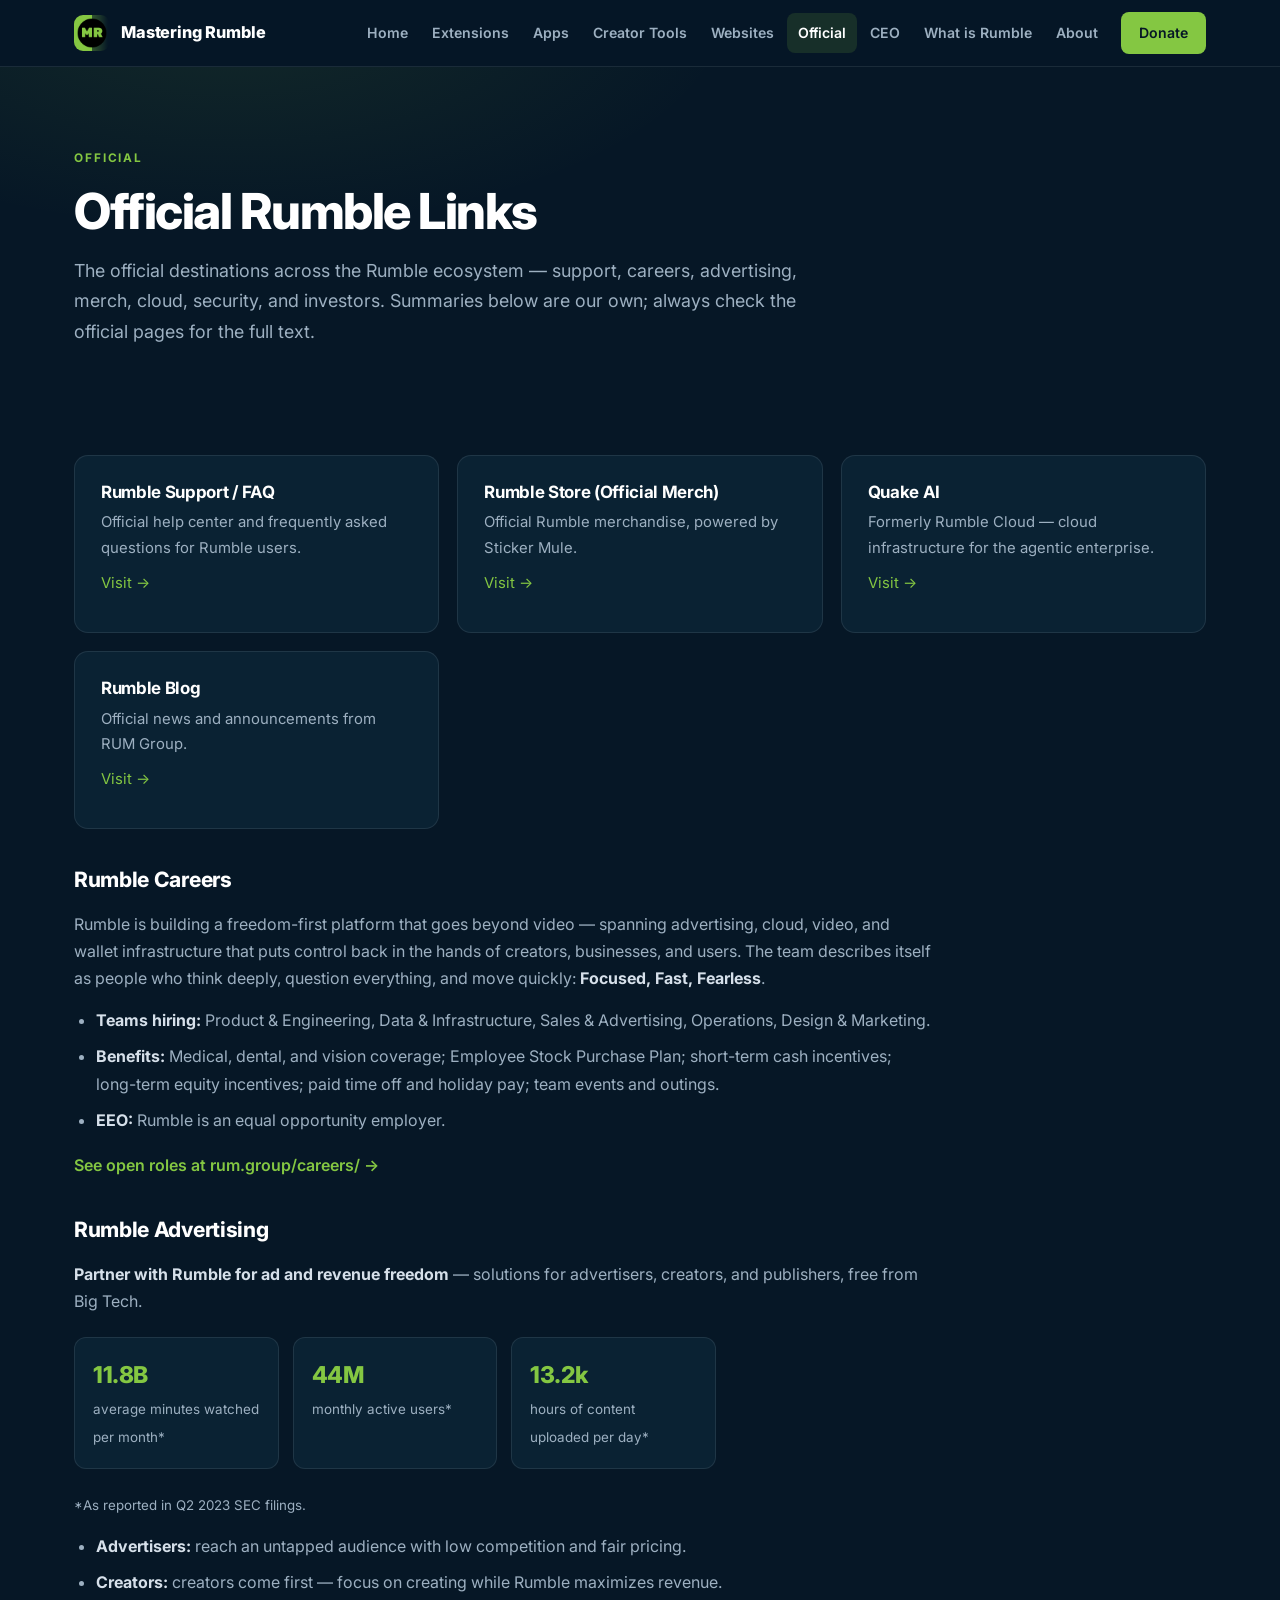
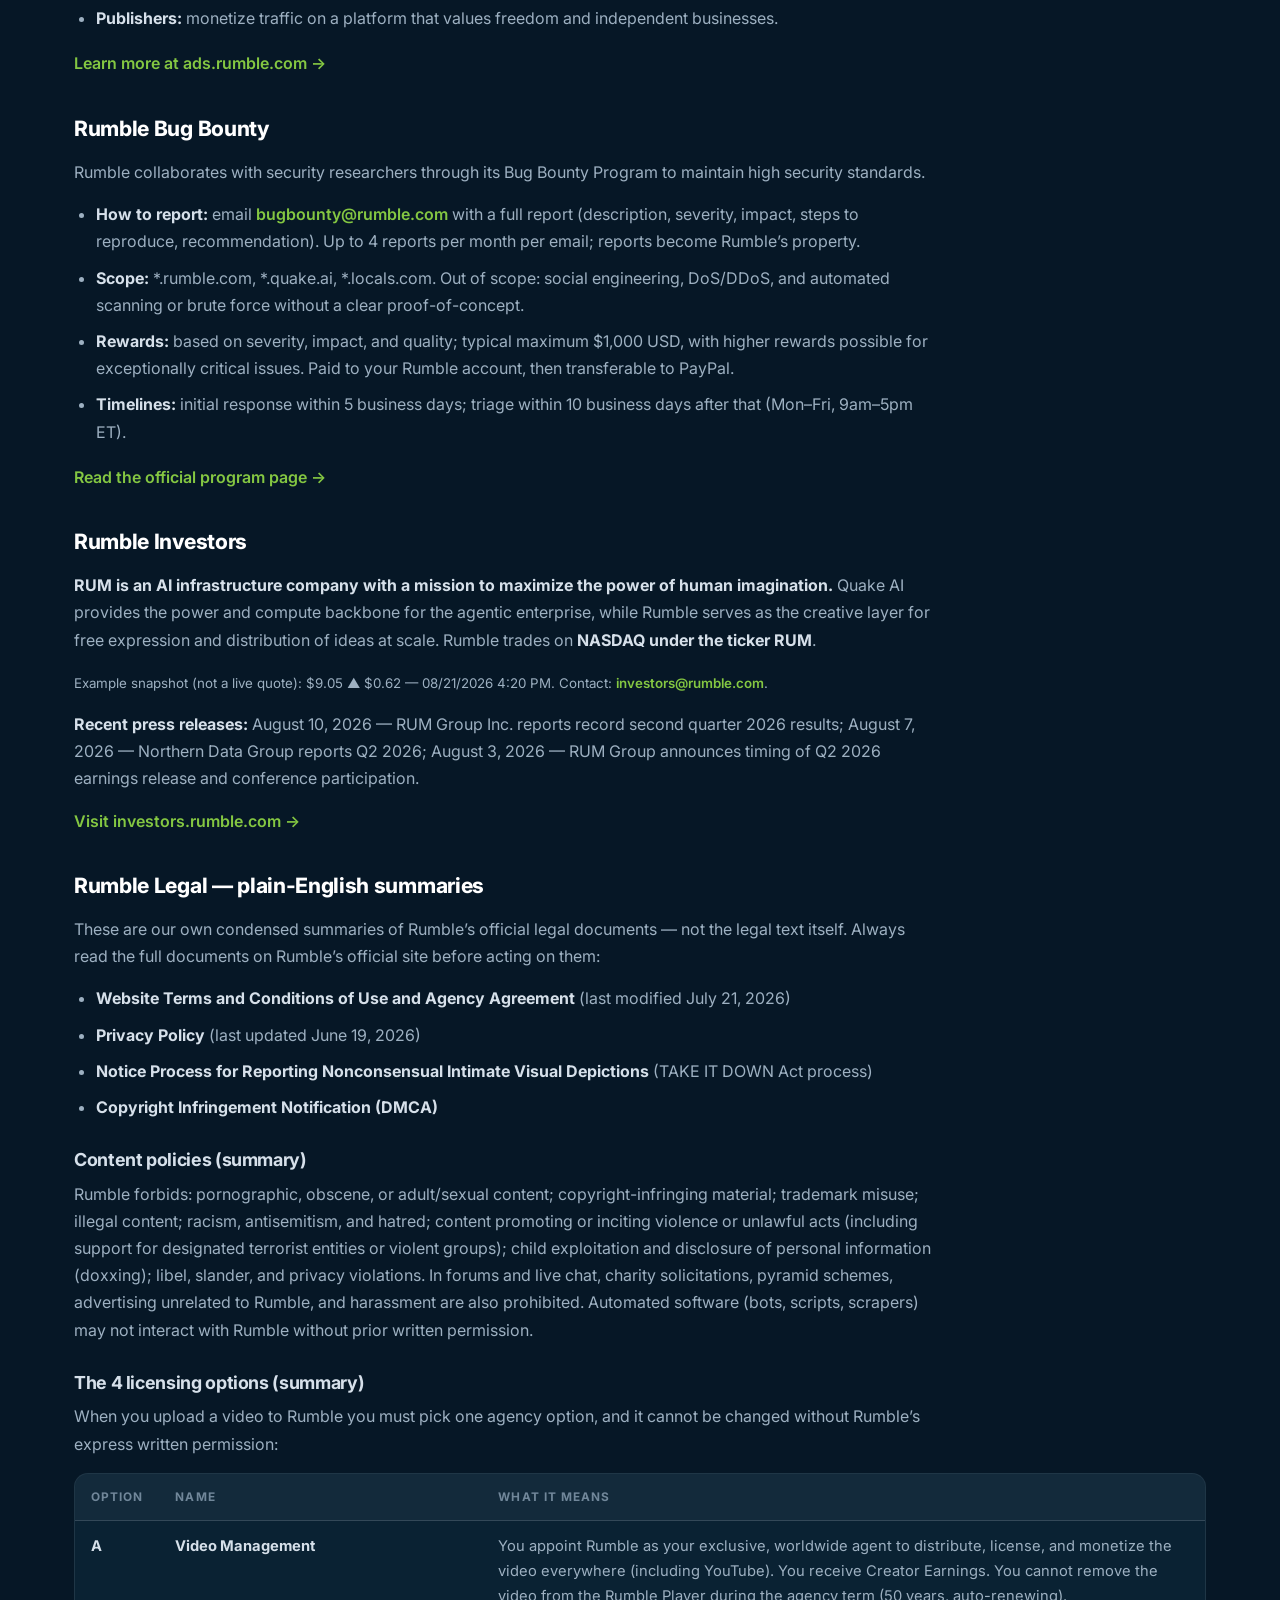
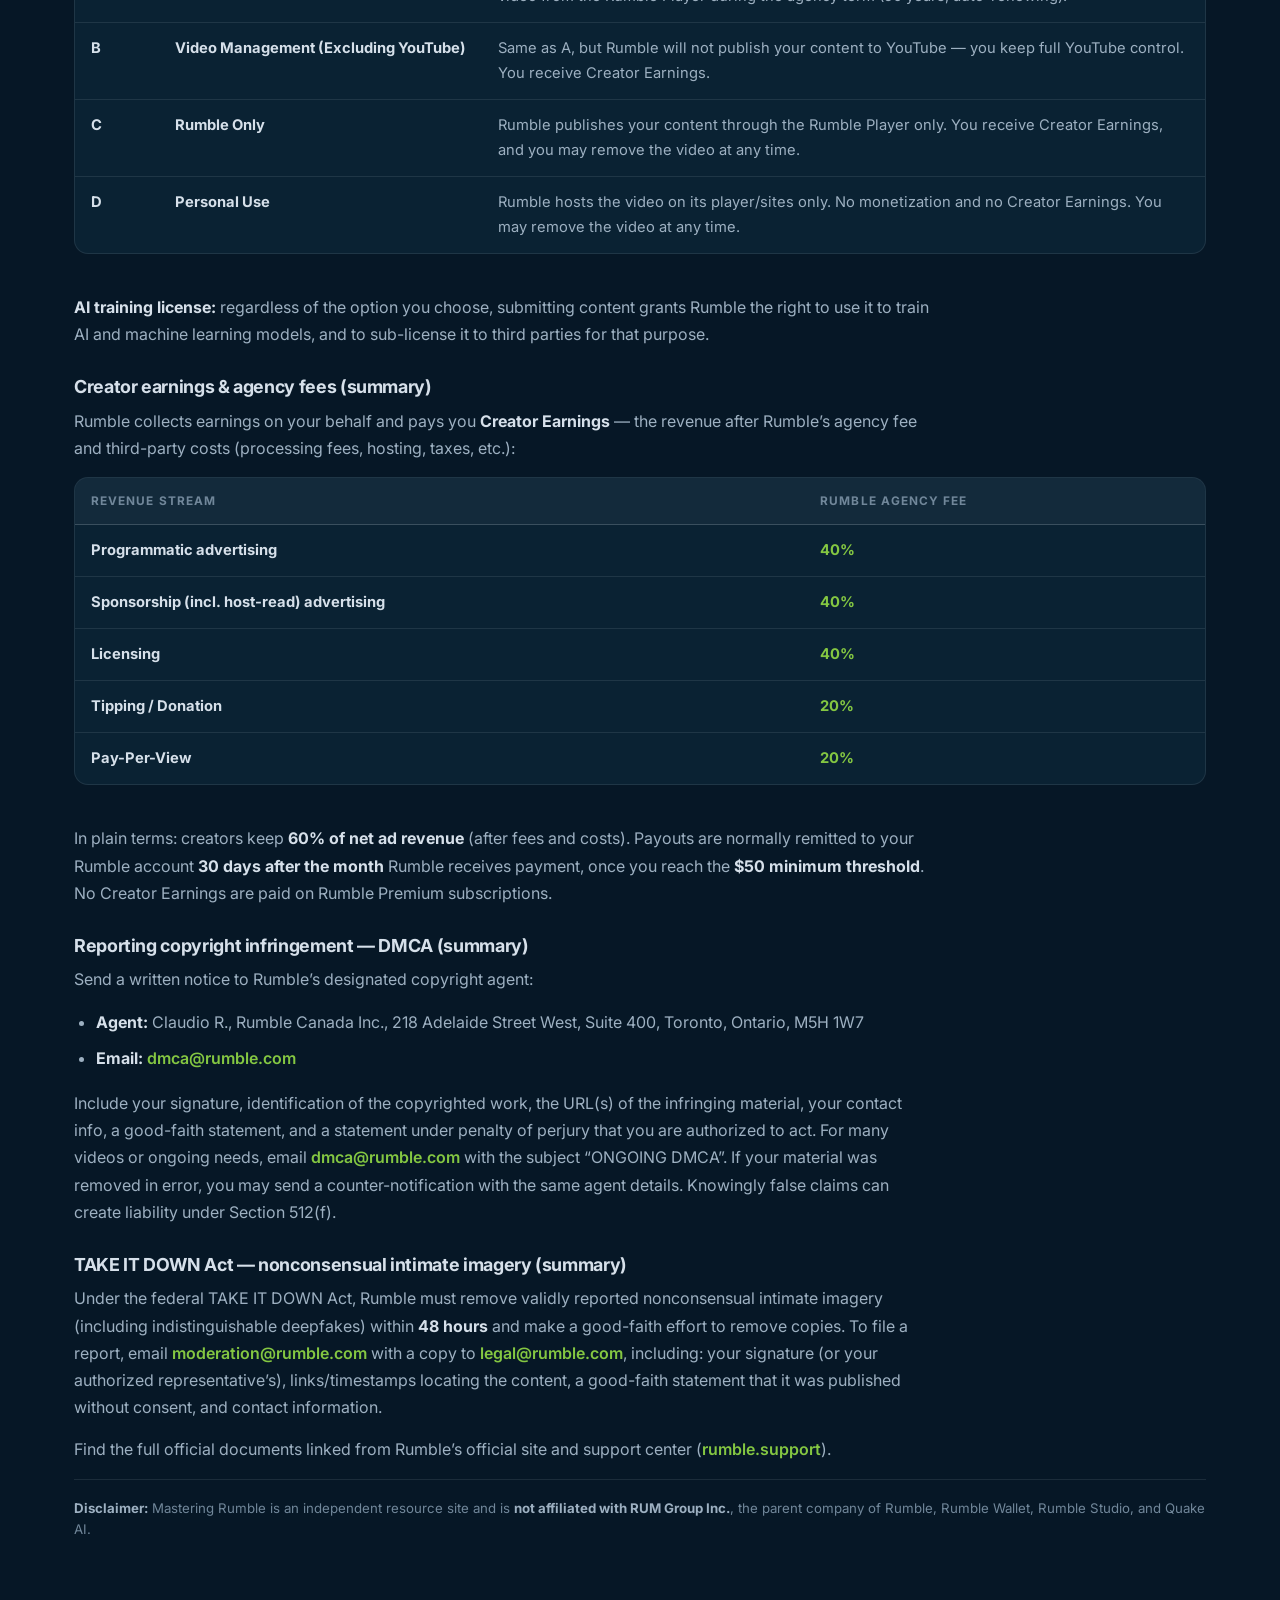
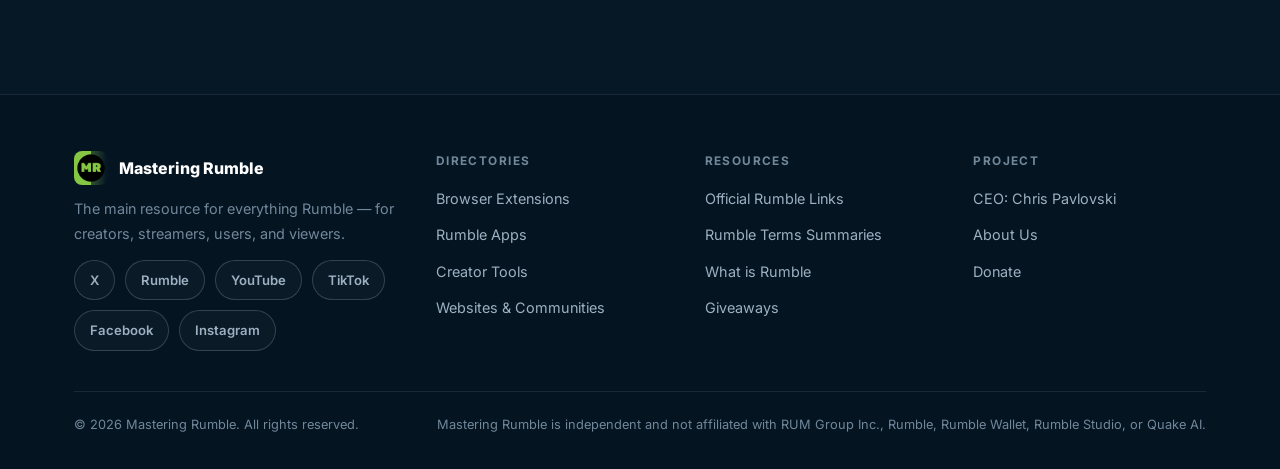
<file: official.html>
<!DOCTYPE html>
<html lang="en">
<head>
<meta charset="utf-8">
<meta name="viewport" content="width=device-width, initial-scale=1">
<title>Official Rumble Links — Support, Careers, Ads, Store, Investors | Mastering Rumble</title>
<meta name="description" content="Official Rumble links: support FAQ, careers, Rumble Ads, official merch store, Quake AI, bug bounty, blog, investors, and legal pages.">
<link rel="canonical" href="https://masteringrumble.com/official.html">
<meta property="og:type" content="website">
<meta property="og:site_name" content="Mastering Rumble">
<meta property="og:title" content="Official Rumble Links — Support, Careers, Ads, Store, Investors | Mastering Rumble">
<meta property="og:description" content="Official Rumble links: support FAQ, careers, Rumble Ads, official merch store, Quake AI, bug bounty, blog, investors, and legal pages.">
<meta property="og:url" content="https://masteringrumble.com/official.html">
<meta property="og:image" content="https://masteringrumble.com/assets/img/og-official.png">
<meta name="twitter:card" content="summary_large_image">
<meta name="twitter:title" content="Official Rumble Links — Support, Careers, Ads, Store, Investors | Mastering Rumble">
<meta name="twitter:description" content="Official Rumble links: support FAQ, careers, Rumble Ads, official merch store, Quake AI, bug bounty, blog, investors, and legal pages.">
<meta name="twitter:image" content="https://masteringrumble.com/assets/img/og-official.png">
<link rel="icon" type="image/png" href="assets/img/favicon.png">
<link rel="icon" type="image/x-icon" href="assets/img/favicon.ico">
<link rel="apple-touch-icon" href="assets/img/apple-touch-icon.png">
<meta name="theme-color" content="#061726">
<link rel="preconnect" href="https://fonts.googleapis.com">
<link rel="preconnect" href="https://fonts.gstatic.com" crossorigin>
<link href="https://fonts.googleapis.com/css2?family=Inter:wght@400;600;700;800&display=swap" rel="stylesheet">
<link rel="stylesheet" href="assets/css/style.css">
  <script type="application/ld+json">
{
  "@context": "https://schema.org",
  "@type": "Organization",
  "name": "Mastering Rumble",
  "url": "https://masteringrumble.com",
  "logo": "https://masteringrumble.com/assets/MR_Logo.png",
  "sameAs": [
    "https://x.com/masteringrumble",
    "https://rumble.com/masteringrumble",
    "https://youtube.com/@masteringrumble",
    "https://tiktok.com/@masteringrumble",
    "https://facebook.com/masteringrumble",
    "https://instagram.com/masteringrumble"
  ]
}
  </script>
</head>
<body>
<a class="skip" href="#main">Skip to content</a>
<header class="site">
<div class="wrap head">
<a class="brand" href="index.html"><img src="assets/MR_Logo.png" alt="Mastering Rumble logo" width="36" height="36">Mastering Rumble</a>
<nav class="links" id="navLinks" aria-label="Main navigation">
<a href="index.html">Home</a><a href="extensions.html">Extensions</a><a href="apps.html">Apps</a><a href="creator-tools.html">Creator Tools</a><a href="websites.html">Websites</a><a href="official.html" class="active">Official</a><a href="ceo.html">CEO</a><a href="what-is-rumble.html">What is Rumble</a><a href="about.html">About</a><a class="nav-cta" href="donate.html">Donate</a>
</nav>
<button class="nav-toggle" id="navToggle" aria-label="Toggle navigation" aria-expanded="false">&#9776;</button>
</div>
</header>
<main id="main">
<div class="page-hero"><div class="wrap">
<span class="eyebrow">Official</span>
<h1>Official Rumble Links</h1>
<p class="lead">The official destinations across the Rumble ecosystem — support, careers, advertising, merch, cloud, security, and investors. Summaries below are our own; always check the official pages for the full text.</p>
</div></div>
<section class="block"><div class="wrap">
<div class="cards">
<article class="card"><h3>Rumble Support / FAQ</h3><p>Official help center and frequently asked questions for Rumble users.</p><p><a href="https://rumble.support/en" target="_blank" rel="noopener">Visit &rarr;</a></p></article>
<article class="card"><h3>Rumble Store (Official Merch)</h3><p>Official Rumble merchandise, powered by Sticker Mule.</p><p><a href="https://www.stickermule.com/rumble" target="_blank" rel="noopener nofollow">Visit &rarr;</a></p></article>
<article class="card"><h3>Quake AI</h3><p>Formerly Rumble Cloud — cloud infrastructure for the agentic enterprise.</p><p><a href="https://www.rumble.cloud/" target="_blank" rel="noopener">Visit &rarr;</a></p></article>
<article class="card"><h3>Rumble Blog</h3><p>Official news and announcements from RUM Group.</p><p><a href="https://www.rum.group/blog/" target="_blank" rel="noopener">Visit &rarr;</a></p></article>
</div>
<h2 class="dir">Rumble Careers</h2>
<div class="prose" style="max-width:860px">
<p>Rumble is building a freedom-first platform that goes beyond video — spanning advertising, cloud, video, and wallet infrastructure that puts control back in the hands of creators, businesses, and users. The team describes itself as people who think deeply, question everything, and move quickly: <strong>Focused, Fast, Fearless</strong>.</p>
<ul>
<li><strong>Teams hiring:</strong> Product &amp; Engineering, Data &amp; Infrastructure, Sales &amp; Advertising, Operations, Design &amp; Marketing.</li>
<li><strong>Benefits:</strong> Medical, dental, and vision coverage; Employee Stock Purchase Plan; short-term cash incentives; long-term equity incentives; paid time off and holiday pay; team events and outings.</li>
<li><strong>EEO:</strong> Rumble is an equal opportunity employer.</li>
</ul>
<p><a href="https://www.rum.group/careers/" target="_blank" rel="noopener">See open roles at rum.group/careers/ &rarr;</a></p>
</div>
<h2 class="dir">Rumble Advertising</h2>
<div class="prose" style="max-width:860px">
<p><strong>Partner with Rumble for ad and revenue freedom</strong> — solutions for advertisers, creators, and publishers, free from Big Tech.</p>
<div class="stats">
<div class="stat"><b>11.8B</b><span>average minutes watched per month*</span></div>
<div class="stat"><b>44M</b><span>monthly active users*</span></div>
<div class="stat"><b>13.2k</b><span>hours of content uploaded per day*</span></div>
</div>
<p><small>*As reported in Q2 2023 SEC filings.</small></p>
<ul>
<li><strong>Advertisers:</strong> reach an untapped audience with low competition and fair pricing.</li>
<li><strong>Creators:</strong> creators come first — focus on creating while Rumble maximizes revenue.</li>
<li><strong>Publishers:</strong> monetize traffic on a platform that values freedom and independent businesses.</li>
</ul>
<p><a href="https://ads.rumble.com/" target="_blank" rel="noopener">Learn more at ads.rumble.com &rarr;</a></p>
</div>
<h2 class="dir">Rumble Bug Bounty</h2>
<div class="prose" style="max-width:860px">
<p>Rumble collaborates with security researchers through its Bug Bounty Program to maintain high security standards.</p>
<ul>
<li><strong>How to report:</strong> email <a href="mailto:bugbounty@rumble.com">bugbounty@rumble.com</a> with a full report (description, severity, impact, steps to reproduce, recommendation). Up to 4 reports per month per email; reports become Rumble’s property.</li>
<li><strong>Scope:</strong> *.rumble.com, *.quake.ai, *.locals.com. Out of scope: social engineering, DoS/DDoS, and automated scanning or brute force without a clear proof-of-concept.</li>
<li><strong>Rewards:</strong> based on severity, impact, and quality; typical maximum $1,000 USD, with higher rewards possible for exceptionally critical issues. Paid to your Rumble account, then transferable to PayPal.</li>
<li><strong>Timelines:</strong> initial response within 5 business days; triage within 10 business days after that (Mon–Fri, 9am–5pm ET).</li>
</ul>
<p><a href="https://rumble.com/s/bug-bounty" target="_blank" rel="noopener">Read the official program page &rarr;</a></p>
</div>
<h2 class="dir">Rumble Investors</h2>
<div class="prose" style="max-width:860px">
<p><strong>RUM is an AI infrastructure company with a mission to maximize the power of human imagination.</strong> Quake AI provides the power and compute backbone for the agentic enterprise, while Rumble serves as the creative layer for free expression and distribution of ideas at scale. Rumble trades on <strong>NASDAQ under the ticker RUM</strong>.</p>
<p><small>Example snapshot (not a live quote): $9.05 ▲ $0.62 — 08/21/2026 4:20 PM. Contact: <a href="mailto:investors@rumble.com">investors@rumble.com</a>.</small></p>
<p><strong>Recent press releases:</strong> August 10, 2026 — RUM Group Inc. reports record second quarter 2026 results; August 7, 2026 — Northern Data Group reports Q2 2026; August 3, 2026 — RUM Group announces timing of Q2 2026 earnings release and conference participation.</p>
<p><a href="https://investors.rumble.com/" target="_blank" rel="noopener">Visit investors.rumble.com &rarr;</a></p>
</div>
<h2 class="dir" id="legal">Rumble Legal — plain-English summaries</h2>
<div class="prose" style="max-width:860px">
<p>These are our own condensed summaries of Rumble’s official legal documents — not the legal text itself. Always read the full documents on Rumble’s official site before acting on them:</p>
<ul>
<li><strong>Website Terms and Conditions of Use and Agency Agreement</strong> (last modified July 21, 2026)</li>
<li><strong>Privacy Policy</strong> (last updated June 19, 2026)</li>
<li><strong>Notice Process for Reporting Nonconsensual Intimate Visual Depictions</strong> (TAKE IT DOWN Act process)</li>
<li><strong>Copyright Infringement Notification (DMCA)</strong></li>
</ul>
<h3>Content policies (summary)</h3>
<p>Rumble forbids: pornographic, obscene, or adult/sexual content; copyright-infringing material; trademark misuse; illegal content; racism, antisemitism, and hatred; content promoting or inciting violence or unlawful acts (including support for designated terrorist entities or violent groups); child exploitation and disclosure of personal information (doxxing); libel, slander, and privacy violations. In forums and live chat, charity solicitations, pyramid schemes, advertising unrelated to Rumble, and harassment are also prohibited. Automated software (bots, scripts, scrapers) may not interact with Rumble without prior written permission.</p>
<h3>The 4 licensing options (summary)</h3>
<p>When you upload a video to Rumble you must pick one agency option, and it cannot be changed without Rumble’s express written permission:</p>
</div>
<div class="tablewrap"><table><thead><tr><th>Option</th><th>Name</th><th>What it means</th></tr></thead><tbody>
<tr><td class="name">A</td><td class="name">Video Management</td><td>You appoint Rumble as your exclusive, worldwide agent to distribute, license, and monetize the video everywhere (including YouTube). You receive Creator Earnings. You cannot remove the video from the Rumble Player during the agency term (50 years, auto-renewing).</td></tr>
<tr><td class="name">B</td><td class="name">Video Management (Excluding YouTube)</td><td>Same as A, but Rumble will not publish your content to YouTube — you keep full YouTube control. You receive Creator Earnings.</td></tr>
<tr><td class="name">C</td><td class="name">Rumble Only</td><td>Rumble publishes your content through the Rumble Player only. You receive Creator Earnings, and you may remove the video at any time.</td></tr>
<tr><td class="name">D</td><td class="name">Personal Use</td><td>Rumble hosts the video on its player/sites only. No monetization and no Creator Earnings. You may remove the video at any time.</td></tr>
</tbody></table></div>
<div class="prose" style="max-width:860px">
<p><strong>AI training license:</strong> regardless of the option you choose, submitting content grants Rumble the right to use it to train AI and machine learning models, and to sub-license it to third parties for that purpose.</p>
<h3>Creator earnings &amp; agency fees (summary)</h3>
<p>Rumble collects earnings on your behalf and pays you <strong>Creator Earnings</strong> — the revenue after Rumble’s agency fee and third-party costs (processing fees, hosting, taxes, etc.):</p>
</div>
<div class="tablewrap"><table><thead><tr><th>Revenue stream</th><th>Rumble agency fee</th></tr></thead><tbody>
<tr><td class="name">Programmatic advertising</td><td class="rating">40%</td></tr>
<tr><td class="name">Sponsorship (incl. host-read) advertising</td><td class="rating">40%</td></tr>
<tr><td class="name">Licensing</td><td class="rating">40%</td></tr>
<tr><td class="name">Tipping / Donation</td><td class="rating">20%</td></tr>
<tr><td class="name">Pay-Per-View</td><td class="rating">20%</td></tr>
</tbody></table></div>
<div class="prose" style="max-width:860px">
<p>In plain terms: creators keep <strong>60% of net ad revenue</strong> (after fees and costs). Payouts are normally remitted to your Rumble account <strong>30 days after the month</strong> Rumble receives payment, once you reach the <strong>$50 minimum threshold</strong>. No Creator Earnings are paid on Rumble Premium subscriptions.</p>
<h3>Reporting copyright infringement — DMCA (summary)</h3>
<p>Send a written notice to Rumble’s designated copyright agent:</p>
<ul>
<li><strong>Agent:</strong> Claudio R., Rumble Canada Inc., 218 Adelaide Street West, Suite 400, Toronto, Ontario, M5H 1W7</li>
<li><strong>Email:</strong> <a href="mailto:dmca@rumble.com">dmca@rumble.com</a></li>
</ul>
<p>Include your signature, identification of the copyrighted work, the URL(s) of the infringing material, your contact info, a good-faith statement, and a statement under penalty of perjury that you are authorized to act. For many videos or ongoing needs, email <a href="mailto:dmca@rumble.com">dmca@rumble.com</a> with the subject “ONGOING DMCA”. If your material was removed in error, you may send a counter-notification with the same agent details. Knowingly false claims can create liability under Section 512(f).</p>
<h3>TAKE IT DOWN Act — nonconsensual intimate imagery (summary)</h3>
<p>Under the federal TAKE IT DOWN Act, Rumble must remove validly reported nonconsensual intimate imagery (including indistinguishable deepfakes) within <strong>48 hours</strong> and make a good-faith effort to remove copies. To file a report, email <a href="mailto:moderation@rumble.com">moderation@rumble.com</a> with a copy to <a href="mailto:legal@rumble.com">legal@rumble.com</a>, including: your signature (or your authorized representative’s), links/timestamps locating the content, a good-faith statement that it was published without consent, and contact information.</p>
<p>Find the full official documents linked from Rumble’s official site and support center (<a href="https://rumble.support/en" target="_blank" rel="noopener">rumble.support</a>).</p>
</div>
<div class="disclaimer"><strong>Disclaimer:</strong> Mastering Rumble is an independent resource site and is <strong>not affiliated with RUM Group Inc.</strong>, the parent company of Rumble, Rumble Wallet, Rumble Studio, and Quake AI.</div>
</div></section>
</main>
<div id="exitOverlay" role="dialog" aria-modal="true" aria-labelledby="exitTitle">
<div id="exitPopup">
<button id="exitClose" aria-label="Close offer">&times;</button>
<span class="badge">Sponsored &middot; Affiliate offer</span>
<h2 id="exitTitle">Get <span class="g">$10</span> in FREE<br>Sticker Mule credit</h2>
<p>Before you go — claim <strong>$10 in free Sticker Mule credit</strong> on us. Custom stickers, labels, and more.</p>
<a class="btn" href="https://www.stickermule.com/unlock?ref_id=0599935801&utm_medium=link&utm_source=invite" target="_blank" rel="sponsored noopener nofollow">Claim $10 Credit &rarr;</a>
<div class="terms" style="margin-top:16px"><ul><li>The $10 store credit applies automatically during checkout on orders of $30 or more before tax.</li><li>You must be logged into your Sticker Mule account to use the credit.</li><li>Credit does not apply to shipping costs.</li><li>Store credit expires 90 days after it is issued; Sticker Mule sends 2 email reminders before expiration.</li><li>The credit is for new users — create a new Sticker Mule account to qualify.</li></ul></div>
</div>
</div>
<footer>
<div class="wrap">
<div class="fgrid">
<div>
<div class="fbrand"><img src="assets/MR_Logo.png" alt="Mastering Rumble logo" width="34" height="34">Mastering Rumble</div>
<p class="fblurb">The main resource for everything Rumble — for creators, streamers, users, and viewers.</p>
<div class="socials"><a href="https://x.com/masteringrumble" target="_blank" rel="noopener">X</a><a href="https://rumble.com/masteringrumble" target="_blank" rel="noopener">Rumble</a><a href="https://youtube.com/@masteringrumble" target="_blank" rel="noopener">YouTube</a><a href="https://tiktok.com/@masteringrumble" target="_blank" rel="noopener">TikTok</a><a href="https://facebook.com/masteringrumble" target="_blank" rel="noopener">Facebook</a><a href="https://instagram.com/masteringrumble" target="_blank" rel="noopener">Instagram</a></div>
</div>
<div>
<h4>Directories</h4>
<ul class="flink">
<li><a href="extensions.html">Browser Extensions</a></li>
<li><a href="apps.html">Rumble Apps</a></li>
<li><a href="creator-tools.html">Creator Tools</a></li>
<li><a href="websites.html">Websites &amp; Communities</a></li>
</ul>
</div>
<div>
<h4>Resources</h4>
<ul class="flink">
<li><a href="official.html">Official Rumble Links</a></li>
<li><a href="official.html#legal">Rumble Terms Summaries</a></li>
<li><a href="what-is-rumble.html">What is Rumble</a></li>
<li><a href="giveaway/">Giveaways</a></li>
</ul>
</div>
<div>
<h4>Project</h4>
<ul class="flink">
<li><a href="ceo.html">CEO: Chris Pavlovski</a></li>
<li><a href="about.html">About Us</a></li>
<li><a href="donate.html">Donate</a></li>
</ul>
</div>
</div>
<div class="fbottom">
<span>&copy; 2026 Mastering Rumble. All rights reserved.</span>
<span>Mastering Rumble is independent and not affiliated with RUM Group Inc., Rumble, Rumble Wallet, Rumble Studio, or Quake AI.</span>
</div>
</div>
</footer>
<script src="assets/js/main.js"></script>
</body>
</html>
</file>
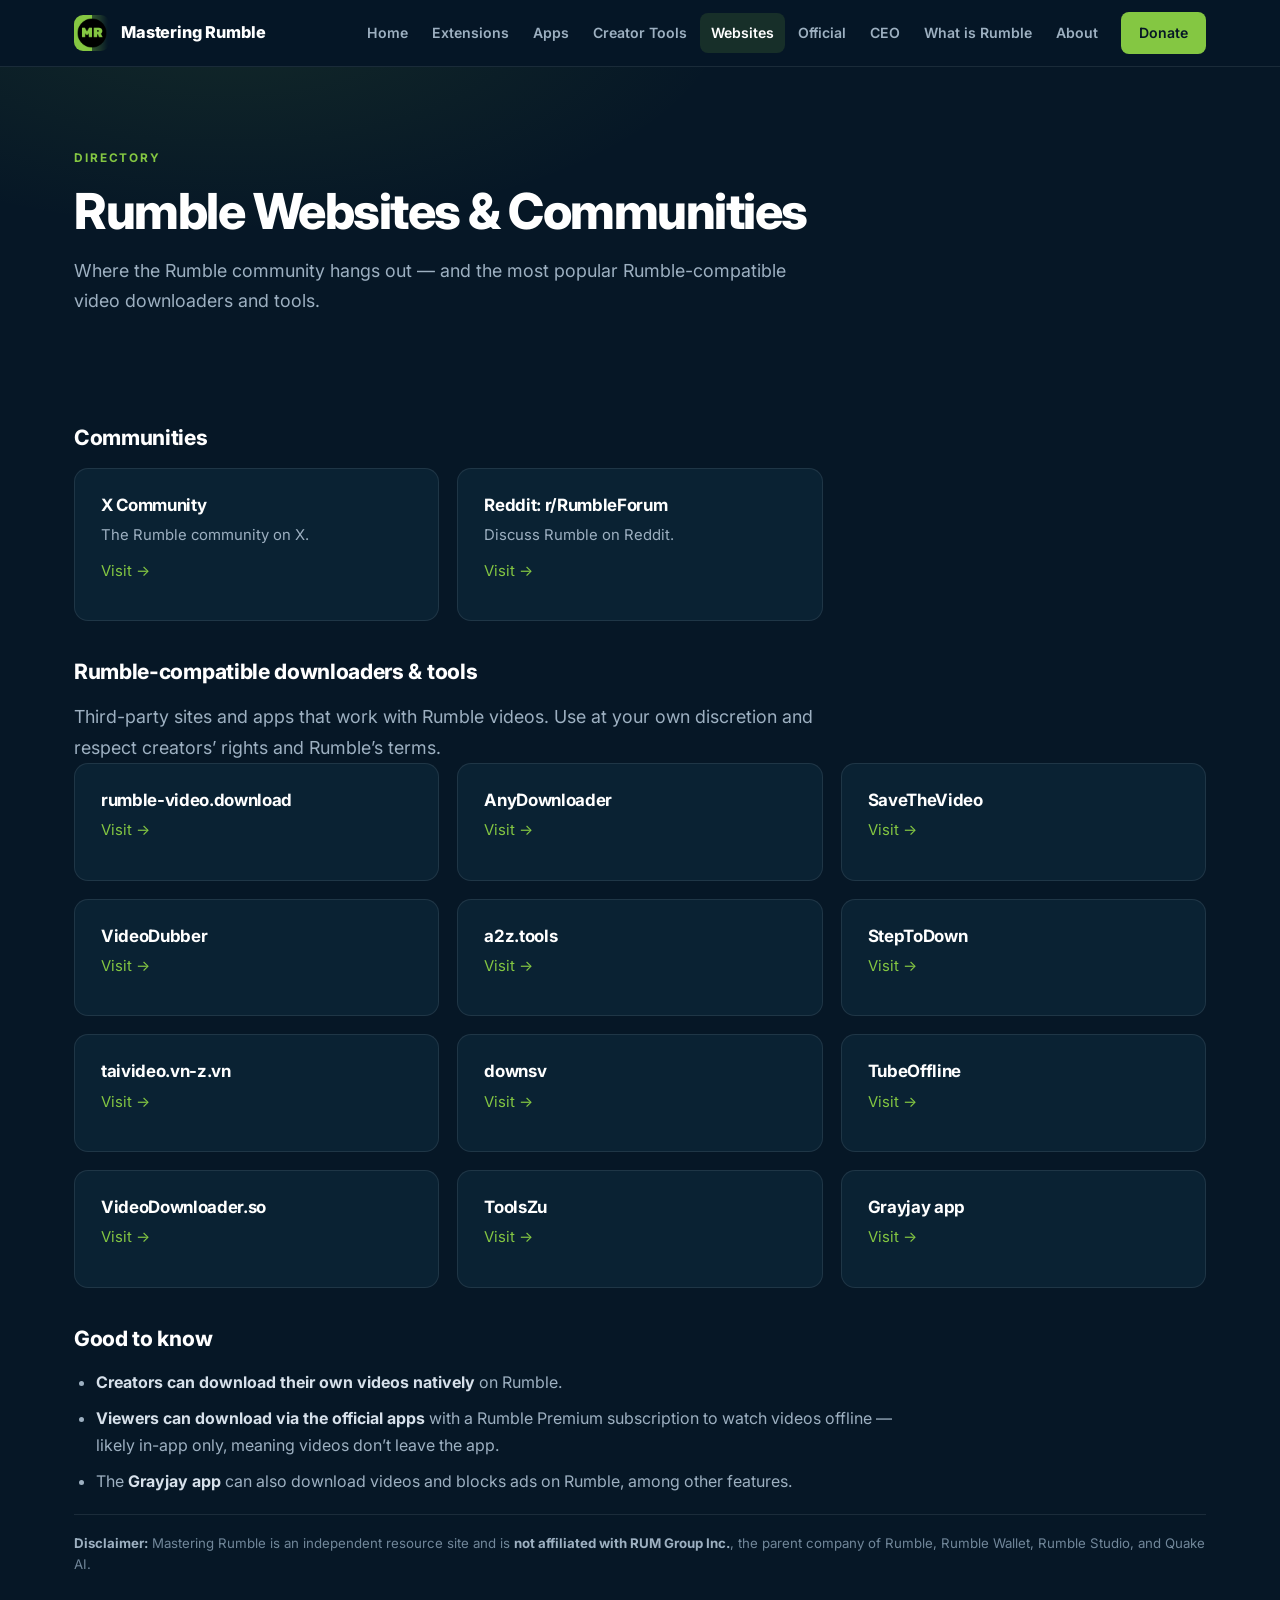
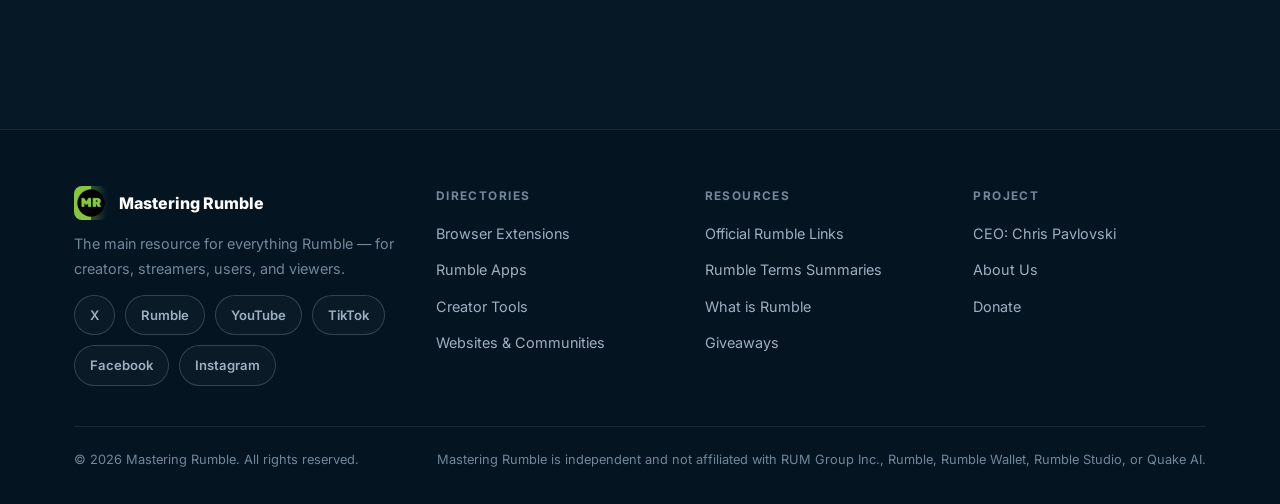
<file: websites.html>
<!DOCTYPE html>
<html lang="en">
<head>
<meta charset="utf-8">
<meta name="viewport" content="width=device-width, initial-scale=1">
<title>Rumble Websites &amp; Communities — Forums, Downloaders &amp; Tools | Mastering Rumble</title>
<meta name="description" content="Rumble communities on X and Reddit, plus Rumble-compatible video downloaders, tools, and the Grayjay app.">
<link rel="canonical" href="https://masteringrumble.com/websites.html">
<meta property="og:type" content="website">
<meta property="og:site_name" content="Mastering Rumble">
<meta property="og:title" content="Rumble Websites &amp; Communities — Forums, Downloaders &amp; Tools | Mastering Rumble">
<meta property="og:description" content="Rumble communities on X and Reddit, plus Rumble-compatible video downloaders, tools, and the Grayjay app.">
<meta property="og:url" content="https://masteringrumble.com/websites.html">
<meta property="og:image" content="https://masteringrumble.com/assets/img/og-websites.png">
<meta name="twitter:card" content="summary_large_image">
<meta name="twitter:title" content="Rumble Websites &amp; Communities — Forums, Downloaders &amp; Tools | Mastering Rumble">
<meta name="twitter:description" content="Rumble communities on X and Reddit, plus Rumble-compatible video downloaders, tools, and the Grayjay app.">
<meta name="twitter:image" content="https://masteringrumble.com/assets/img/og-websites.png">
<link rel="icon" type="image/png" href="assets/img/favicon.png">
<link rel="icon" type="image/x-icon" href="assets/img/favicon.ico">
<link rel="apple-touch-icon" href="assets/img/apple-touch-icon.png">
<meta name="theme-color" content="#061726">
<link rel="preconnect" href="https://fonts.googleapis.com">
<link rel="preconnect" href="https://fonts.gstatic.com" crossorigin>
<link href="https://fonts.googleapis.com/css2?family=Inter:wght@400;600;700;800&display=swap" rel="stylesheet">
<link rel="stylesheet" href="assets/css/style.css">
  <script type="application/ld+json">
{
  "@context": "https://schema.org",
  "@type": "Organization",
  "name": "Mastering Rumble",
  "url": "https://masteringrumble.com",
  "logo": "https://masteringrumble.com/assets/MR_Logo.png",
  "sameAs": [
    "https://x.com/masteringrumble",
    "https://rumble.com/masteringrumble",
    "https://youtube.com/@masteringrumble",
    "https://tiktok.com/@masteringrumble",
    "https://facebook.com/masteringrumble",
    "https://instagram.com/masteringrumble"
  ]
}
  </script>
</head>
<body>
<a class="skip" href="#main">Skip to content</a>
<header class="site">
<div class="wrap head">
<a class="brand" href="index.html"><img src="assets/MR_Logo.png" alt="Mastering Rumble logo" width="36" height="36">Mastering Rumble</a>
<nav class="links" id="navLinks" aria-label="Main navigation">
<a href="index.html">Home</a><a href="extensions.html">Extensions</a><a href="apps.html">Apps</a><a href="creator-tools.html">Creator Tools</a><a href="websites.html" class="active">Websites</a><a href="official.html">Official</a><a href="ceo.html">CEO</a><a href="what-is-rumble.html">What is Rumble</a><a href="about.html">About</a><a class="nav-cta" href="donate.html">Donate</a>
</nav>
<button class="nav-toggle" id="navToggle" aria-label="Toggle navigation" aria-expanded="false">&#9776;</button>
</div>
</header>
<main id="main">
<div class="page-hero"><div class="wrap">
<span class="eyebrow">Directory</span>
<h1>Rumble Websites & Communities</h1>
<p class="lead">Where the Rumble community hangs out — and the most popular Rumble-compatible video downloaders and tools.</p>
</div></div>
<section class="block"><div class="wrap">
<h2 class="dir">Communities</h2>
<div class="cards" style="margin-bottom:30px">
<article class="card"><h3>X Community</h3><p>The Rumble community on X.</p><p><a href="https://x.com/i/communities/1718391648848064528" target="_blank" rel="noopener nofollow">Visit &rarr;</a></p></article>
<article class="card"><h3>Reddit: r/RumbleForum</h3><p>Discuss Rumble on Reddit.</p><p><a href="https://www.reddit.com/r/RumbleForum/" target="_blank" rel="noopener nofollow">Visit &rarr;</a></p></article>
</div>
<h2 class="dir">Rumble-compatible downloaders &amp; tools</h2>
<p class="lead">Third-party sites and apps that work with Rumble videos. Use at your own discretion and respect creators’ rights and Rumble’s terms.</p>
<div class="cards"><article class="card"><h3>rumble-video.download</h3><p><a href="https://rumble-video.download/" target="_blank" rel="noopener nofollow">Visit &rarr;</a></p></article><article class="card"><h3>AnyDownloader</h3><p><a href="https://anydownloader.com/en/rumble-video-downloader/" target="_blank" rel="noopener nofollow">Visit &rarr;</a></p></article><article class="card"><h3>SaveTheVideo</h3><p><a href="https://savethevideo.net/rumble-video-downloader?lang=en" target="_blank" rel="noopener nofollow">Visit &rarr;</a></p></article><article class="card"><h3>VideoDubber</h3><p><a href="https://videodubber.ai/tools/rumble/video-downloader/" target="_blank" rel="noopener nofollow">Visit &rarr;</a></p></article><article class="card"><h3>a2z.tools</h3><p><a href="https://a2z.tools/rumble-video-downloader" target="_blank" rel="noopener nofollow">Visit &rarr;</a></p></article><article class="card"><h3>StepToDown</h3><p><a href="https://steptodown.com/rumble-video-downloader/" target="_blank" rel="noopener nofollow">Visit &rarr;</a></p></article><article class="card"><h3>taivideo.vn-z.vn</h3><p><a href="https://taivideo.vn-z.vn/rumble-video-downloader?lang=en" target="_blank" rel="noopener nofollow">Visit &rarr;</a></p></article><article class="card"><h3>downsv</h3><p><a href="https://downsv.com/rumble-video-downloader/" target="_blank" rel="noopener nofollow">Visit &rarr;</a></p></article><article class="card"><h3>TubeOffline</h3><p><a href="https://www.tubeoffline.com/download-rumble-videos.php" target="_blank" rel="noopener nofollow">Visit &rarr;</a></p></article><article class="card"><h3>VideoDownloader.so</h3><p><a href="https://videodownloader.so/rumble-video-downloader" target="_blank" rel="noopener nofollow">Visit &rarr;</a></p></article><article class="card"><h3>ToolsZu</h3><p><a href="https://toolszu.com/aiovd/rumble-video-downloader" target="_blank" rel="noopener nofollow">Visit &rarr;</a></p></article><article class="card"><h3>Grayjay app</h3><p><a href="https://grayjay.app/" target="_blank" rel="noopener nofollow">Visit &rarr;</a></p></article></div>
<h2 class="dir">Good to know</h2>
<div class="prose" style="max-width:820px"><ul>
<li><strong>Creators can download their own videos natively</strong> on Rumble.</li>
<li><strong>Viewers can download via the official apps</strong> with a Rumble Premium subscription to watch videos offline — likely in-app only, meaning videos don’t leave the app.</li>
<li>The <strong>Grayjay app</strong> can also download videos and blocks ads on Rumble, among other features.</li>
</ul></div>
<div class="disclaimer"><strong>Disclaimer:</strong> Mastering Rumble is an independent resource site and is <strong>not affiliated with RUM Group Inc.</strong>, the parent company of Rumble, Rumble Wallet, Rumble Studio, and Quake AI.</div>
</div></section>
</main>
<div id="exitOverlay" role="dialog" aria-modal="true" aria-labelledby="exitTitle">
<div id="exitPopup">
<button id="exitClose" aria-label="Close offer">&times;</button>
<span class="badge">Sponsored &middot; Affiliate offer</span>
<h2 id="exitTitle">Get <span class="g">$10</span> in FREE<br>Sticker Mule credit</h2>
<p>Before you go — claim <strong>$10 in free Sticker Mule credit</strong> on us. Custom stickers, labels, and more.</p>
<a class="btn" href="https://www.stickermule.com/unlock?ref_id=0599935801&utm_medium=link&utm_source=invite" target="_blank" rel="sponsored noopener nofollow">Claim $10 Credit &rarr;</a>
<div class="terms" style="margin-top:16px"><ul><li>The $10 store credit applies automatically during checkout on orders of $30 or more before tax.</li><li>You must be logged into your Sticker Mule account to use the credit.</li><li>Credit does not apply to shipping costs.</li><li>Store credit expires 90 days after it is issued; Sticker Mule sends 2 email reminders before expiration.</li><li>The credit is for new users — create a new Sticker Mule account to qualify.</li></ul></div>
</div>
</div>
<footer>
<div class="wrap">
<div class="fgrid">
<div>
<div class="fbrand"><img src="assets/MR_Logo.png" alt="Mastering Rumble logo" width="34" height="34">Mastering Rumble</div>
<p class="fblurb">The main resource for everything Rumble — for creators, streamers, users, and viewers.</p>
<div class="socials"><a href="https://x.com/masteringrumble" target="_blank" rel="noopener">X</a><a href="https://rumble.com/masteringrumble" target="_blank" rel="noopener">Rumble</a><a href="https://youtube.com/@masteringrumble" target="_blank" rel="noopener">YouTube</a><a href="https://tiktok.com/@masteringrumble" target="_blank" rel="noopener">TikTok</a><a href="https://facebook.com/masteringrumble" target="_blank" rel="noopener">Facebook</a><a href="https://instagram.com/masteringrumble" target="_blank" rel="noopener">Instagram</a></div>
</div>
<div>
<h4>Directories</h4>
<ul class="flink">
<li><a href="extensions.html">Browser Extensions</a></li>
<li><a href="apps.html">Rumble Apps</a></li>
<li><a href="creator-tools.html">Creator Tools</a></li>
<li><a href="websites.html">Websites &amp; Communities</a></li>
</ul>
</div>
<div>
<h4>Resources</h4>
<ul class="flink">
<li><a href="official.html">Official Rumble Links</a></li>
<li><a href="official.html#legal">Rumble Terms Summaries</a></li>
<li><a href="what-is-rumble.html">What is Rumble</a></li>
<li><a href="giveaway/">Giveaways</a></li>
</ul>
</div>
<div>
<h4>Project</h4>
<ul class="flink">
<li><a href="ceo.html">CEO: Chris Pavlovski</a></li>
<li><a href="about.html">About Us</a></li>
<li><a href="donate.html">Donate</a></li>
</ul>
</div>
</div>
<div class="fbottom">
<span>&copy; 2026 Mastering Rumble. All rights reserved.</span>
<span>Mastering Rumble is independent and not affiliated with RUM Group Inc., Rumble, Rumble Wallet, Rumble Studio, or Quake AI.</span>
</div>
</div>
</footer>
<script src="assets/js/main.js"></script>
</body>
</html>
</file>
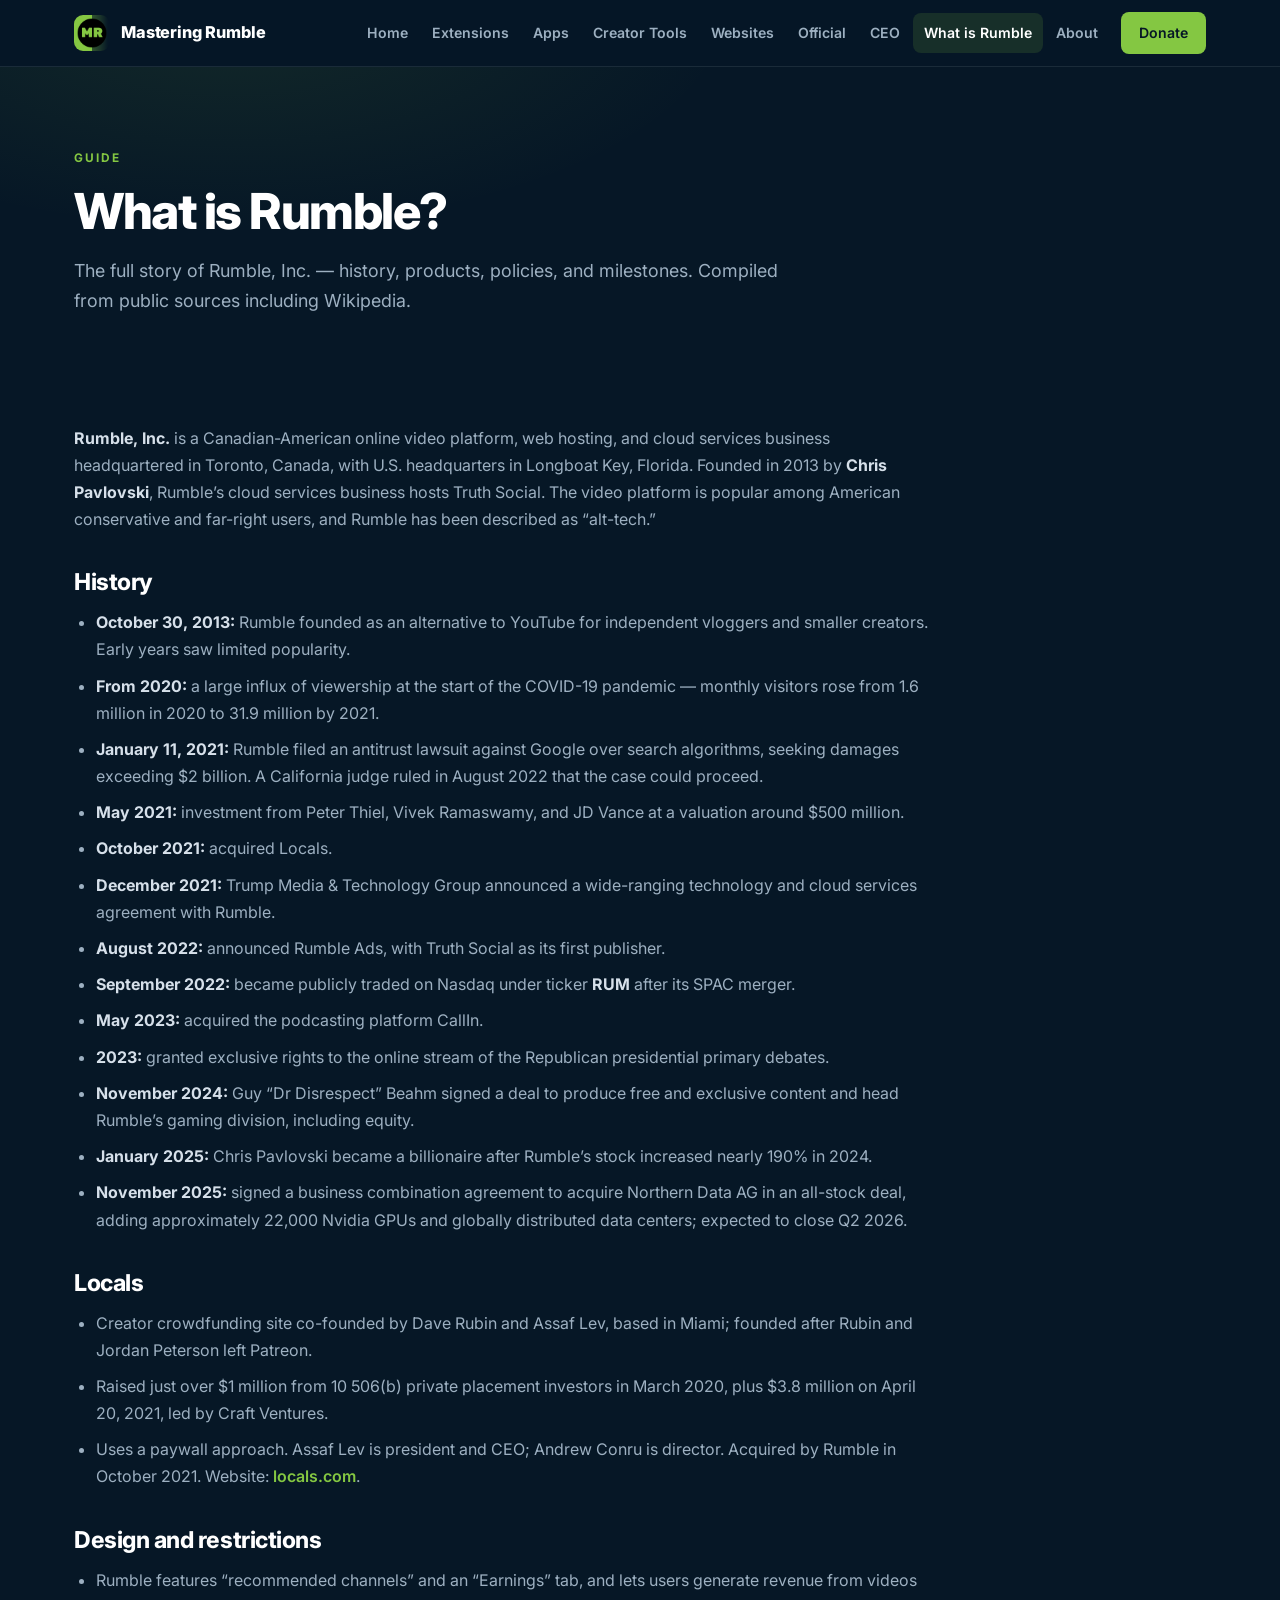
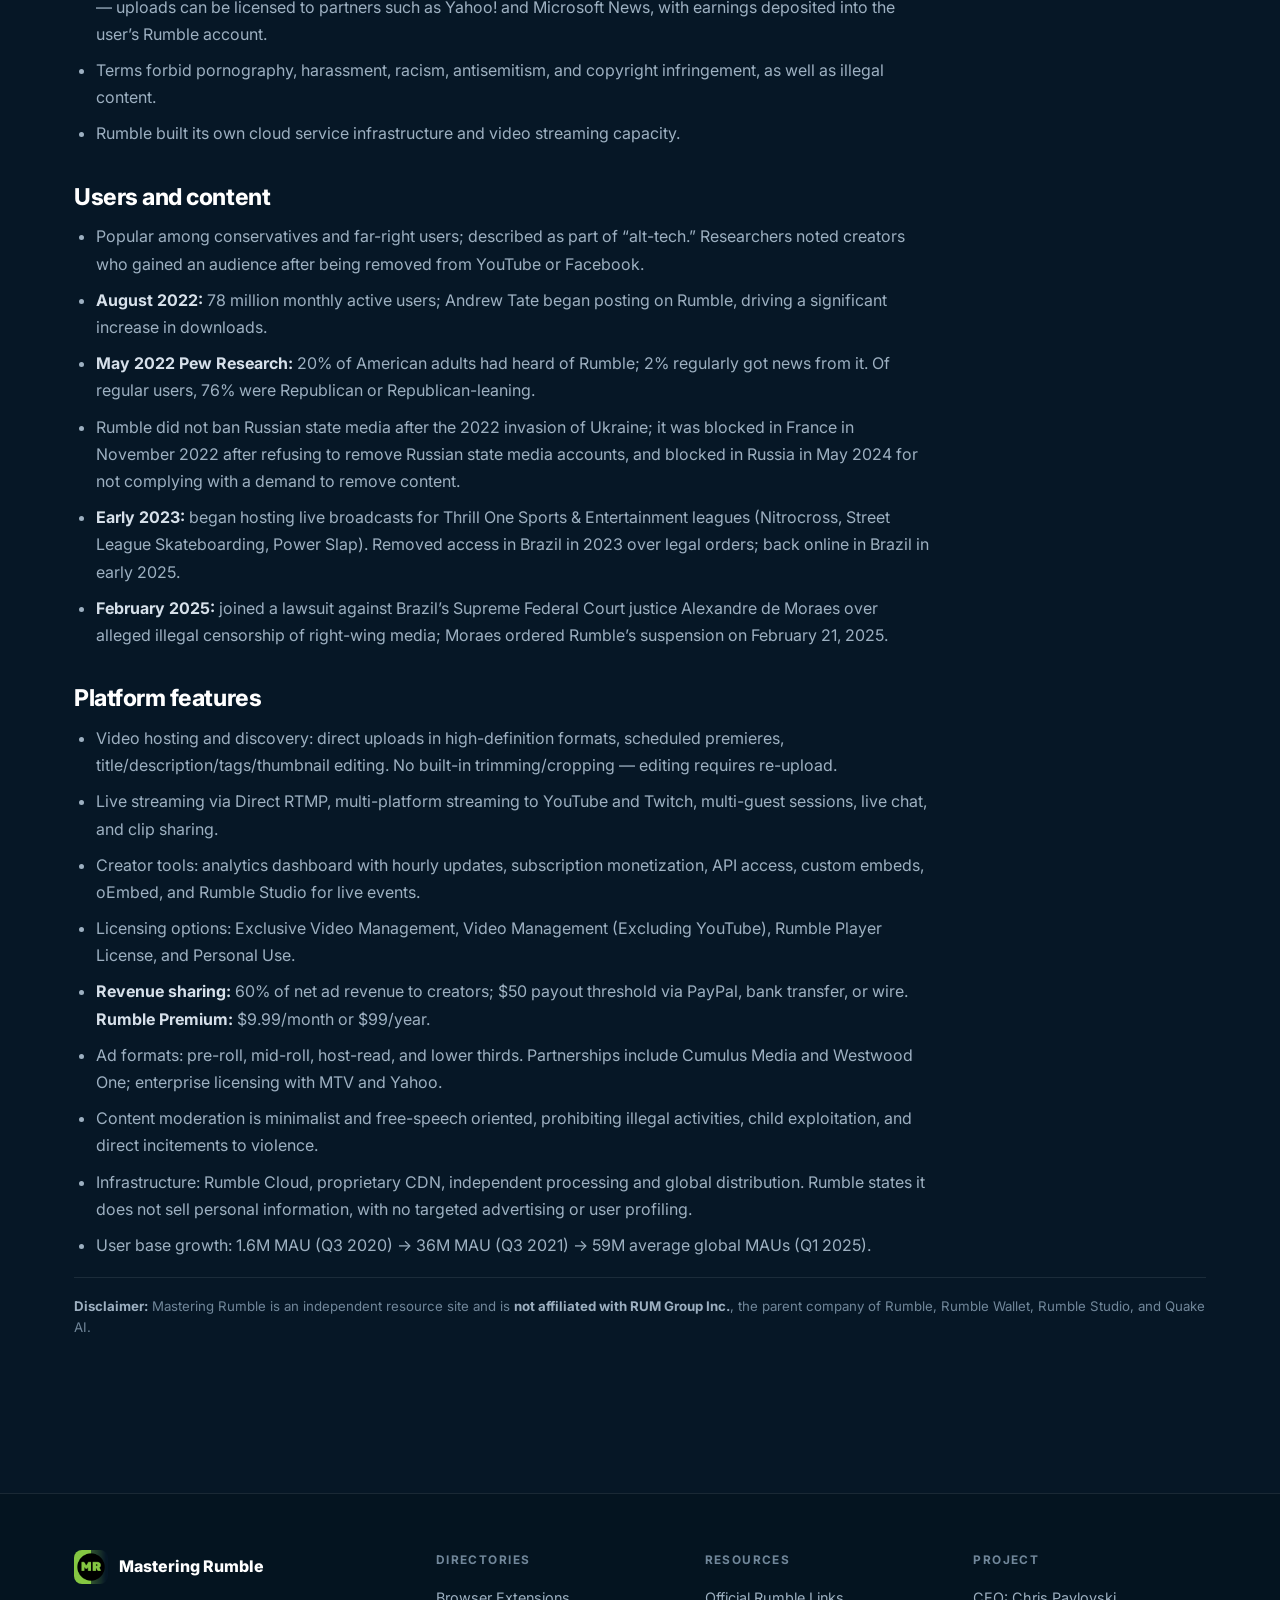
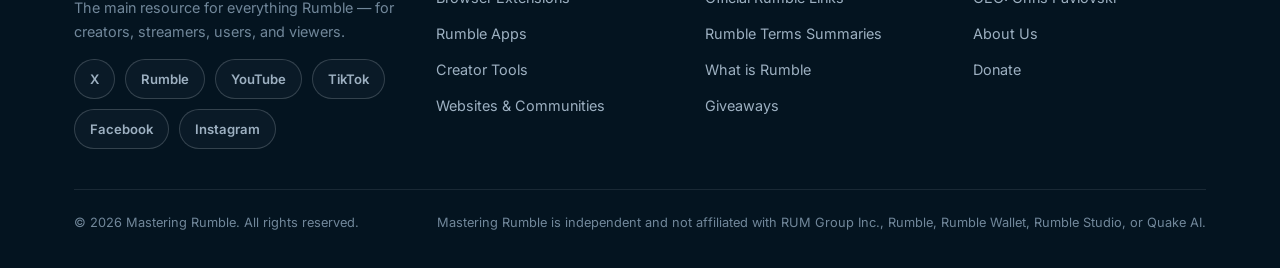
<file: what-is-rumble.html>
<!DOCTYPE html>
<html lang="en">
<head>
<meta charset="utf-8">
<meta name="viewport" content="width=device-width, initial-scale=1">
<title>What is Rumble? — History, Features, Login &amp; How It Works | Mastering Rumble</title>
<meta name="description" content="What is Rumble? The story of the video platform founded by Chris Pavlovski: history, features, Rumble login, Rumble app, creator monetization, and company facts.">
<link rel="canonical" href="https://masteringrumble.com/what-is-rumble.html">
<meta property="og:type" content="website">
<meta property="og:site_name" content="Mastering Rumble">
<meta property="og:title" content="What is Rumble? — History, Features, Login &amp; How It Works | Mastering Rumble">
<meta property="og:description" content="What is Rumble? The story of the video platform founded by Chris Pavlovski: history, features, Rumble login, Rumble app, creator monetization, and company facts.">
<meta property="og:url" content="https://masteringrumble.com/what-is-rumble.html">
<meta property="og:image" content="https://masteringrumble.com/assets/img/og-what-is-rumble.png">
<meta name="twitter:card" content="summary_large_image">
<meta name="twitter:title" content="What is Rumble? — History, Features, Login &amp; How It Works | Mastering Rumble">
<meta name="twitter:description" content="What is Rumble? The story of the video platform founded by Chris Pavlovski: history, features, Rumble login, Rumble app, creator monetization, and company facts.">
<meta name="twitter:image" content="https://masteringrumble.com/assets/img/og-what-is-rumble.png">
<link rel="icon" type="image/png" href="assets/img/favicon.png">
<link rel="icon" type="image/x-icon" href="assets/img/favicon.ico">
<link rel="apple-touch-icon" href="assets/img/apple-touch-icon.png">
<meta name="theme-color" content="#061726">
<link rel="preconnect" href="https://fonts.googleapis.com">
<link rel="preconnect" href="https://fonts.gstatic.com" crossorigin>
<link href="https://fonts.googleapis.com/css2?family=Inter:wght@400;600;700;800&display=swap" rel="stylesheet">
<link rel="stylesheet" href="assets/css/style.css">
  <script type="application/ld+json">
{
  "@context": "https://schema.org",
  "@type": "Organization",
  "name": "Mastering Rumble",
  "url": "https://masteringrumble.com",
  "logo": "https://masteringrumble.com/assets/MR_Logo.png",
  "sameAs": [
    "https://x.com/masteringrumble",
    "https://rumble.com/masteringrumble",
    "https://youtube.com/@masteringrumble",
    "https://tiktok.com/@masteringrumble",
    "https://facebook.com/masteringrumble",
    "https://instagram.com/masteringrumble"
  ]
}
  </script>
  <script type="application/ld+json">
{
  "@context": "https://schema.org",
  "@type": "FAQPage",
  "mainEntity": [
    {"@type": "Question", "name": "When was Rumble founded?",
     "acceptedAnswer": {"@type": "Answer", "text": "Rumble was founded on October 30, 2013 by Chris Pavlovski in Toronto, Canada, as an alternative to YouTube for independent vloggers and smaller creators."}},
    {"@type": "Question", "name": "Is Rumble a public company?",
     "acceptedAnswer": {"@type": "Answer", "text": "Yes. Rumble became publicly traded on Nasdaq under the ticker RUM in September 2022 after a SPAC merger with CF Acquisition Corp VI."}},
    {"@type": "Question", "name": "How much do creators earn on Rumble?",
     "acceptedAnswer": {"@type": "Answer", "text": "Rumble shares 60% of net ad revenue with creators and keeps 40%. Payouts are issued once a creator reaches the $50 threshold, via PayPal, bank transfer, or wire."}},
    {"@type": "Question", "name": "What is Locals?",
     "acceptedAnswer": {"@type": "Answer", "text": "Locals is a creator crowdfunding and subscription community platform co-founded by Dave Rubin and Assaf Lev, acquired by Rumble in October 2021."}}
  ]
}
  </script>
</head>
<body>
<a class="skip" href="#main">Skip to content</a>
<header class="site">
<div class="wrap head">
<a class="brand" href="index.html"><img src="assets/MR_Logo.png" alt="Mastering Rumble logo" width="36" height="36">Mastering Rumble</a>
<nav class="links" id="navLinks" aria-label="Main navigation">
<a href="index.html">Home</a><a href="extensions.html">Extensions</a><a href="apps.html">Apps</a><a href="creator-tools.html">Creator Tools</a><a href="websites.html">Websites</a><a href="official.html">Official</a><a href="ceo.html">CEO</a><a href="what-is-rumble.html" class="active">What is Rumble</a><a href="about.html">About</a><a class="nav-cta" href="donate.html">Donate</a>
</nav>
<button class="nav-toggle" id="navToggle" aria-label="Toggle navigation" aria-expanded="false">&#9776;</button>
</div>
</header>
<main id="main">
<div class="page-hero"><div class="wrap">
<span class="eyebrow">Guide</span>
<h1>What is Rumble?</h1>
<p class="lead">The full story of Rumble, Inc. — history, products, policies, and milestones. Compiled from public sources including Wikipedia.</p>
</div></div>
<section class="block"><div class="wrap">
<div class="prose" style="max-width:860px">
<p><strong>Rumble, Inc.</strong> is a Canadian-American online video platform, web hosting, and cloud services business headquartered in Toronto, Canada, with U.S. headquarters in Longboat Key, Florida. Founded in 2013 by <strong>Chris Pavlovski</strong>, Rumble’s cloud services business hosts Truth Social. The video platform is popular among American conservative and far-right users, and Rumble has been described as “alt-tech.”</p>
<h2>History</h2>
<ul>
<li><strong>October 30, 2013:</strong> Rumble founded as an alternative to YouTube for independent vloggers and smaller creators. Early years saw limited popularity.</li>
<li><strong>From 2020:</strong> a large influx of viewership at the start of the COVID-19 pandemic — monthly visitors rose from 1.6 million in 2020 to 31.9 million by 2021.</li>
<li><strong>January 11, 2021:</strong> Rumble filed an antitrust lawsuit against Google over search algorithms, seeking damages exceeding $2 billion. A California judge ruled in August 2022 that the case could proceed.</li>
<li><strong>May 2021:</strong> investment from Peter Thiel, Vivek Ramaswamy, and JD Vance at a valuation around $500 million.</li>
<li><strong>October 2021:</strong> acquired Locals.</li>
<li><strong>December 2021:</strong> Trump Media &amp; Technology Group announced a wide-ranging technology and cloud services agreement with Rumble.</li>
<li><strong>August 2022:</strong> announced Rumble Ads, with Truth Social as its first publisher.</li>
<li><strong>September 2022:</strong> became publicly traded on Nasdaq under ticker <strong>RUM</strong> after its SPAC merger.</li>
<li><strong>May 2023:</strong> acquired the podcasting platform CallIn.</li>
<li><strong>2023:</strong> granted exclusive rights to the online stream of the Republican presidential primary debates.</li>
<li><strong>November 2024:</strong> Guy “Dr Disrespect” Beahm signed a deal to produce free and exclusive content and head Rumble’s gaming division, including equity.</li>
<li><strong>January 2025:</strong> Chris Pavlovski became a billionaire after Rumble’s stock increased nearly 190% in 2024.</li>
<li><strong>November 2025:</strong> signed a business combination agreement to acquire Northern Data AG in an all-stock deal, adding approximately 22,000 Nvidia GPUs and globally distributed data centers; expected to close Q2 2026.</li>
</ul>
<h2>Locals</h2>
<ul>
<li>Creator crowdfunding site co-founded by Dave Rubin and Assaf Lev, based in Miami; founded after Rubin and Jordan Peterson left Patreon.</li>
<li>Raised just over $1 million from 10 506(b) private placement investors in March 2020, plus $3.8 million on April 20, 2021, led by Craft Ventures.</li>
<li>Uses a paywall approach. Assaf Lev is president and CEO; Andrew Conru is director. Acquired by Rumble in October 2021. Website: <a href="https://locals.com" target="_blank" rel="noopener">locals.com</a>.</li>
</ul>
<h2>Design and restrictions</h2>
<ul>
<li>Rumble features “recommended channels” and an “Earnings” tab, and lets users generate revenue from videos — uploads can be licensed to partners such as Yahoo! and Microsoft News, with earnings deposited into the user’s Rumble account.</li>
<li>Terms forbid pornography, harassment, racism, antisemitism, and copyright infringement, as well as illegal content.</li>
<li>Rumble built its own cloud service infrastructure and video streaming capacity.</li>
</ul>
<h2>Users and content</h2>
<ul>
<li>Popular among conservatives and far-right users; described as part of “alt-tech.” Researchers noted creators who gained an audience after being removed from YouTube or Facebook.</li>
<li><strong>August 2022:</strong> 78 million monthly active users; Andrew Tate began posting on Rumble, driving a significant increase in downloads.</li>
<li><strong>May 2022 Pew Research:</strong> 20% of American adults had heard of Rumble; 2% regularly got news from it. Of regular users, 76% were Republican or Republican-leaning.</li>
<li>Rumble did not ban Russian state media after the 2022 invasion of Ukraine; it was blocked in France in November 2022 after refusing to remove Russian state media accounts, and blocked in Russia in May 2024 for not complying with a demand to remove content.</li>
<li><strong>Early 2023:</strong> began hosting live broadcasts for Thrill One Sports &amp; Entertainment leagues (Nitrocross, Street League Skateboarding, Power Slap). Removed access in Brazil in 2023 over legal orders; back online in Brazil in early 2025.</li>
<li><strong>February 2025:</strong> joined a lawsuit against Brazil’s Supreme Federal Court justice Alexandre de Moraes over alleged illegal censorship of right-wing media; Moraes ordered Rumble’s suspension on February 21, 2025.</li>
</ul>
<h2>Platform features</h2>
<ul>
<li>Video hosting and discovery: direct uploads in high-definition formats, scheduled premieres, title/description/tags/thumbnail editing. No built-in trimming/cropping — editing requires re-upload.</li>
<li>Live streaming via Direct RTMP, multi-platform streaming to YouTube and Twitch, multi-guest sessions, live chat, and clip sharing.</li>
<li>Creator tools: analytics dashboard with hourly updates, subscription monetization, API access, custom embeds, oEmbed, and Rumble Studio for live events.</li>
<li>Licensing options: Exclusive Video Management, Video Management (Excluding YouTube), Rumble Player License, and Personal Use.</li>
<li><strong>Revenue sharing:</strong> 60% of net ad revenue to creators; $50 payout threshold via PayPal, bank transfer, or wire. <strong>Rumble Premium:</strong> $9.99/month or $99/year.</li>
<li>Ad formats: pre-roll, mid-roll, host-read, and lower thirds. Partnerships include Cumulus Media and Westwood One; enterprise licensing with MTV and Yahoo.</li>
<li>Content moderation is minimalist and free-speech oriented, prohibiting illegal activities, child exploitation, and direct incitements to violence.</li>
<li>Infrastructure: Rumble Cloud, proprietary CDN, independent processing and global distribution. Rumble states it does not sell personal information, with no targeted advertising or user profiling.</li>
<li>User base growth: 1.6M MAU (Q3 2020) → 36M MAU (Q3 2021) → 59M average global MAUs (Q1 2025).</li>
</ul>
</div>
<div class="disclaimer"><strong>Disclaimer:</strong> Mastering Rumble is an independent resource site and is <strong>not affiliated with RUM Group Inc.</strong>, the parent company of Rumble, Rumble Wallet, Rumble Studio, and Quake AI.</div>
</div></section>
</main>
<div id="exitOverlay" role="dialog" aria-modal="true" aria-labelledby="exitTitle">
<div id="exitPopup">
<button id="exitClose" aria-label="Close offer">&times;</button>
<span class="badge">Sponsored &middot; Affiliate offer</span>
<h2 id="exitTitle">Get <span class="g">$10</span> in FREE<br>Sticker Mule credit</h2>
<p>Before you go — claim <strong>$10 in free Sticker Mule credit</strong> on us. Custom stickers, labels, and more.</p>
<a class="btn" href="https://www.stickermule.com/unlock?ref_id=0599935801&utm_medium=link&utm_source=invite" target="_blank" rel="sponsored noopener nofollow">Claim $10 Credit &rarr;</a>
<div class="terms" style="margin-top:16px"><ul><li>The $10 store credit applies automatically during checkout on orders of $30 or more before tax.</li><li>You must be logged into your Sticker Mule account to use the credit.</li><li>Credit does not apply to shipping costs.</li><li>Store credit expires 90 days after it is issued; Sticker Mule sends 2 email reminders before expiration.</li><li>The credit is for new users — create a new Sticker Mule account to qualify.</li></ul></div>
</div>
</div>
<footer>
<div class="wrap">
<div class="fgrid">
<div>
<div class="fbrand"><img src="assets/MR_Logo.png" alt="Mastering Rumble logo" width="34" height="34">Mastering Rumble</div>
<p class="fblurb">The main resource for everything Rumble — for creators, streamers, users, and viewers.</p>
<div class="socials"><a href="https://x.com/masteringrumble" target="_blank" rel="noopener">X</a><a href="https://rumble.com/masteringrumble" target="_blank" rel="noopener">Rumble</a><a href="https://youtube.com/@masteringrumble" target="_blank" rel="noopener">YouTube</a><a href="https://tiktok.com/@masteringrumble" target="_blank" rel="noopener">TikTok</a><a href="https://facebook.com/masteringrumble" target="_blank" rel="noopener">Facebook</a><a href="https://instagram.com/masteringrumble" target="_blank" rel="noopener">Instagram</a></div>
</div>
<div>
<h4>Directories</h4>
<ul class="flink">
<li><a href="extensions.html">Browser Extensions</a></li>
<li><a href="apps.html">Rumble Apps</a></li>
<li><a href="creator-tools.html">Creator Tools</a></li>
<li><a href="websites.html">Websites &amp; Communities</a></li>
</ul>
</div>
<div>
<h4>Resources</h4>
<ul class="flink">
<li><a href="official.html">Official Rumble Links</a></li>
<li><a href="official.html#legal">Rumble Terms Summaries</a></li>
<li><a href="what-is-rumble.html">What is Rumble</a></li>
<li><a href="giveaway/">Giveaways</a></li>
</ul>
</div>
<div>
<h4>Project</h4>
<ul class="flink">
<li><a href="ceo.html">CEO: Chris Pavlovski</a></li>
<li><a href="about.html">About Us</a></li>
<li><a href="donate.html">Donate</a></li>
</ul>
</div>
</div>
<div class="fbottom">
<span>&copy; 2026 Mastering Rumble. All rights reserved.</span>
<span>Mastering Rumble is independent and not affiliated with RUM Group Inc., Rumble, Rumble Wallet, Rumble Studio, or Quake AI.</span>
</div>
</div>
</footer>
<script src="assets/js/main.js"></script>
</body>
</html>
</file>
<file: assets/css/style.css>
/* Mastering Rumble — design system v3
   Editorial dark theme. Restrained color, strong type hierarchy,
   hairline borders, purposeful whitespace. */
:root{
  --dark:#061726;
  --surface:#0a2233;
  --surface-2:#0d2a41;
  --green:#84c742;
  --green-soft:rgba(132,199,66,.12);
  --woke:#4c8702;
  --bone:#d6e0ea;
  --muted:#9db0c1;
  --faint:#71879a;
  --red:#f23160;
  --fjord:#49596a;
  --lite:#f3f5f8;
  --line:rgba(214,224,234,.10);
  --line-strong:rgba(214,224,234,.20);
  --radius:12px;
  --font:'Inter',-apple-system,BlinkMacSystemFont,'Segoe UI',Roboto,Helvetica,Arial,sans-serif;
}
*{box-sizing:border-box;margin:0;padding:0}
html{scroll-behavior:smooth;-webkit-text-size-adjust:100%}
body{
  font-family:var(--font);
  background:var(--dark);
  color:var(--bone);
  line-height:1.7;
  font-size:16px;
  -webkit-font-smoothing:antialiased;
}
::selection{background:rgba(132,199,66,.28)}
a{color:var(--green);text-decoration:none}
a:hover{text-decoration:underline}
a:focus-visible,button:focus-visible{outline:2px solid var(--green);outline-offset:3px;border-radius:6px}
img{max-width:100%;height:auto}
.wrap{max-width:1180px;margin:0 auto;padding:0 24px}

/* ---------- Type utilities ---------- */
.eyebrow{
  display:inline-block;font-size:.74rem;font-weight:700;letter-spacing:.16em;
  text-transform:uppercase;color:var(--green);margin-bottom:14px;
}
h1,h2,h3{line-height:1.2;letter-spacing:-.02em;color:#fff}
.lede{font-size:1.12rem;color:var(--muted);max-width:740px}
.lead{font-size:1.12rem;color:var(--muted);max-width:740px}
.page-hero .lead{margin-top:4px}
/* Directory sub-headings (converted from legacy h2.sec) */
.dir{font-size:1.32rem;font-weight:750;letter-spacing:-.015em;margin:38px 0 18px;color:#fff}
section.block .wrap > .dir:first-child{margin-top:0}

/* ---------- Header ---------- */
.skip{position:absolute;left:-9999px;top:0}
.skip:focus{left:12px;top:12px;background:var(--green);color:#061726;padding:10px 16px;border-radius:8px;z-index:1000;font-weight:700}
header.site{
  position:sticky;top:0;z-index:50;
  background:rgba(6,23,38,.92);backdrop-filter:blur(10px);-webkit-backdrop-filter:blur(10px);
  border-bottom:1px solid var(--line);
}
.head{display:flex;align-items:center;gap:28px;height:66px}
.brand{display:flex;align-items:center;gap:11px;font-weight:800;font-size:1.02rem;color:#fff;white-space:nowrap;letter-spacing:-.01em}
.brand img{width:36px;height:36px;border-radius:9px;display:block}
.brand:hover{text-decoration:none}
nav.links{display:flex;align-items:center;gap:2px;margin-left:auto}
nav.links a{
  color:var(--muted);padding:8px 11px;border-radius:8px;
  font-size:.88rem;font-weight:600;white-space:nowrap;
}
nav.links a:hover{color:#fff;background:rgba(214,224,234,.07);text-decoration:none}
nav.links a.active{color:#fff;background:rgba(132,199,66,.14)}
.nav-cta{
  margin-left:10px;background:var(--green);color:#061726 !important;
  font-weight:700;padding:9px 18px !important;border-radius:9px;
}
.nav-cta:hover{background:#93d654 !important;color:#061726 !important}
.nav-toggle{
  display:none;margin-left:auto;background:none;border:1px solid var(--line-strong);
  color:var(--bone);border-radius:9px;padding:8px 13px;font-size:1.05rem;cursor:pointer;line-height:1;
}

/* ---------- Heroes ---------- */
.page-hero{padding:76px 0 44px;position:relative;overflow:hidden}
.page-hero::before{
  content:"";position:absolute;inset:0;pointer-events:none;
  background:radial-gradient(720px 320px at 18% -60px,rgba(132,199,66,.10),transparent 70%);
}
.page-hero .wrap{position:relative}
.page-hero h1{font-size:clamp(2.1rem,4.4vw,3.1rem);font-weight:800;letter-spacing:-.03em;margin-bottom:14px}
.page-hero .lede{font-size:1.14rem}

/* Home hero */
.hero{padding:88px 0 72px;position:relative;overflow:hidden;border-bottom:1px solid var(--line)}
.hero::before{
  content:"";position:absolute;inset:0;pointer-events:none;
  background:
    radial-gradient(760px 380px at 82% 10%,rgba(132,199,66,.12),transparent 65%),
    radial-gradient(560px 300px at 8% 90%,rgba(76,135,2,.10),transparent 60%);
}
.hero-grid{position:relative;display:grid;grid-template-columns:1.25fr .75fr;gap:56px;align-items:center}
.hero-copy h1{font-size:clamp(2.6rem,5.4vw,4rem);font-weight:800;letter-spacing:-.035em;margin-bottom:16px}
.hero-copy .lede{font-size:1.2rem;margin-bottom:30px}
.cta-row{display:flex;gap:12px;flex-wrap:wrap;margin-bottom:26px}
.hero-meta{font-size:.86rem;color:var(--faint)}
.hero-meta strong{color:var(--muted);font-weight:600}
.hero-visual{display:flex;justify-content:center}
.hero-mark{
  width:min(300px,72vw);aspect-ratio:1;border-radius:28px;
  box-shadow:0 30px 80px rgba(0,0,0,.55),0 0 0 1px var(--line-strong),0 0 90px rgba(132,199,66,.14);
}

/* ---------- Buttons ---------- */
.btn{
  display:inline-flex;align-items:center;gap:8px;
  background:var(--green);color:#061726;font-weight:700;font-size:.95rem;
  padding:13px 26px;border-radius:10px;border:1px solid transparent;cursor:pointer;
}
.btn:hover{background:#93d654;text-decoration:none;color:#061726}
.btn.secondary{background:transparent;color:var(--bone);border-color:var(--line-strong)}
.btn.secondary:hover{background:rgba(214,224,234,.07);color:#fff;border-color:var(--faint)}
.btn.small{padding:9px 18px;font-size:.88rem}

/* ---------- Sections ---------- */
section.block{padding:64px 0}
.sec-head{margin-bottom:34px;max-width:780px}
.sec-head h2{font-size:clamp(1.5rem,2.6vw,1.9rem);font-weight:750;margin-bottom:10px}
.sec-head .lede{font-size:1.04rem}

/* ---------- Cards ---------- */
.cards{display:grid;grid-template-columns:repeat(3,1fr);gap:18px}
.card{
  display:flex;flex-direction:column;background:var(--surface);
  border:1px solid var(--line);border-radius:14px;padding:26px;
  transition:transform .16s ease,border-color .16s ease,box-shadow .16s ease;
}
a.card:hover{transform:translateY(-3px);border-color:rgba(132,199,66,.45);box-shadow:0 14px 34px rgba(0,0,0,.35);text-decoration:none}
a.card:hover .more{color:#93d654}
.card .ic{
  width:46px;height:46px;border-radius:12px;flex:none;
  background:var(--green-soft);border:1px solid rgba(132,199,66,.28);
  display:flex;align-items:center;justify-content:center;margin-bottom:18px;color:var(--green);
}
.card .ic svg{width:23px;height:23px}
.card h3{font-size:1.06rem;font-weight:700;margin-bottom:8px}
.card p{font-size:.93rem;color:var(--muted);flex:1}
.card .more{margin-top:16px;font-size:.9rem;font-weight:700;color:var(--green)}
/* article-style cards (non-linked, used on inner pages) */
article.card h3{margin-bottom:8px}
article.card p{margin-bottom:10px}

/* ---------- Tables ---------- */
.tablewrap{overflow-x:auto;margin:0 0 40px;border:1px solid var(--line);border-radius:14px;background:var(--surface)}
table{width:100%;border-collapse:collapse;font-size:.92rem;min-width:640px}
th,td{text-align:left;padding:13px 16px;border-bottom:1px solid var(--line);vertical-align:top}
thead th{
  background:rgba(214,224,234,.04);color:var(--faint);font-size:.74rem;font-weight:700;
  text-transform:uppercase;letter-spacing:.09em;white-space:nowrap;border-bottom:1px solid var(--line-strong);
}
tbody tr:hover{background:rgba(214,224,234,.025)}
tr:last-child td{border-bottom:none}
td{color:var(--muted)}
td.name{font-weight:700;color:var(--bone);white-space:nowrap}
td.name a{color:var(--bone)}
td.name a:hover{color:var(--green)}
td.users,td.rating{white-space:nowrap}
.rating{color:var(--green);font-weight:700}
.nolink{color:var(--faint);font-style:italic}

/* ---------- App / tool lists ---------- */
.applist{display:grid;grid-template-columns:repeat(2,1fr);gap:16px;margin-bottom:40px}
.app{background:var(--surface);border:1px solid var(--line);border-radius:14px;padding:22px;transition:border-color .16s ease}
.app:hover{border-color:rgba(132,199,66,.4)}
.app h3{font-size:1rem;margin-bottom:6px}
.app p{font-size:.9rem;color:var(--muted);margin-bottom:12px}
.app .go{font-size:.88rem;font-weight:700}

/* ---------- Donate ---------- */
.addr{background:var(--surface);border:1px solid var(--line);border-radius:14px;padding:22px;margin-bottom:16px}
.addr h3{color:#fff;font-size:1rem;margin-bottom:12px;font-weight:700}
.addr h3 .tag{font-size:.72rem;font-weight:700;color:var(--green);background:var(--green-soft);border:1px solid rgba(132,199,66,.3);padding:3px 10px;border-radius:999px;margin-left:10px;vertical-align:middle}
.addr code{
  display:block;word-break:break-all;background:#04121d;border:1px solid var(--line-strong);
  border-radius:9px;padding:13px 15px;font-size:.84rem;color:var(--bone);margin-bottom:12px;
  font-family:ui-monospace,SFMono-Regular,Menlo,Consolas,monospace;
}
.copybtn{background:var(--green);color:#061726;border:none;font-weight:700;padding:10px 20px;border-radius:9px;cursor:pointer;font-size:.88rem}
.copybtn:hover{background:#93d654}
.note{
  background:var(--surface);border:1px solid var(--line);border-left:3px solid var(--green);
  border-radius:10px;padding:14px 18px;font-size:.92rem;color:var(--muted);margin:20px 0;
}
.note strong{color:var(--bone)}

/* ---------- Disclaimer (slim, professional) ---------- */
.disclaimer{
  border-top:1px solid var(--line);margin:0;padding:18px 0;
  font-size:.83rem;color:var(--faint);line-height:1.6;
}
.disclaimer strong{color:var(--muted);font-weight:700}
.hero + .disclaimer-zone{border-bottom:1px solid var(--line)}
.disclaimer-zone .disclaimer{border-top:none}

/* ---------- CTA band ---------- */
.band{
  background:linear-gradient(180deg,var(--surface-2),var(--surface));
  border:1px solid var(--line-strong);border-radius:18px;
  padding:44px 40px;text-align:center;position:relative;overflow:hidden;
}
.band::before{content:"";position:absolute;inset:0;pointer-events:none;
  background:radial-gradient(480px 220px at 50% -40px,rgba(132,199,66,.14),transparent 70%)}
.band > *{position:relative}
.band h3{font-size:1.4rem;margin-bottom:10px}
.band p{color:var(--muted);max-width:620px;margin:0 auto 22px}

/* ---------- Socials ---------- */
.socials{display:flex;gap:10px;justify-content:center;flex-wrap:wrap;margin:8px 0}
.socials a{
  border:1px solid var(--line-strong);color:var(--muted);font-weight:600;
  padding:10px 20px;border-radius:999px;font-size:.88rem;background:rgba(214,224,234,.03);
}
.socials a:hover{background:var(--green);border-color:var(--green);color:#061726;text-decoration:none}
footer .socials{justify-content:flex-start;margin:14px 0 0}
footer .socials a{padding:8px 15px;font-size:.82rem}

/* ---------- Prose ---------- */
.prose{max-width:780px}
.prose h2{margin:36px 0 12px;font-size:1.45rem;font-weight:750}
.prose h3{margin:28px 0 10px;font-size:1.12rem;font-weight:700;color:var(--bone)}
.prose p{margin-bottom:15px;color:var(--muted)}
.prose p strong,.prose li strong{color:var(--bone)}
.prose ul{margin:0 0 18px 22px;color:var(--muted)}
.prose li{margin-bottom:9px}
.prose a{font-weight:600}
.stats{display:grid;grid-template-columns:repeat(4,1fr);gap:14px;margin:22px 0}
.stat{background:var(--surface);border:1px solid var(--line);border-radius:12px;padding:18px}
.stat b{display:block;color:var(--green);font-size:1.45rem;font-weight:800;letter-spacing:-.02em}
.stat span{font-size:.84rem;color:var(--muted)}

/* ---------- Footer ---------- */
footer{border-top:1px solid var(--line);margin-top:72px;padding:56px 0 34px;background:#041420}
.fgrid{display:grid;grid-template-columns:1.4fr 1fr 1fr 1fr;gap:36px;margin-bottom:40px}
.fbrand{display:flex;align-items:center;gap:11px;font-weight:800;color:#fff;margin-bottom:12px}
.fbrand img{width:34px;height:34px;border-radius:8px}
.fblurb{font-size:.9rem;color:var(--faint);max-width:340px}
footer h4{font-size:.74rem;font-weight:700;text-transform:uppercase;letter-spacing:.12em;color:var(--faint);margin-bottom:14px}
.flink{list-style:none}
.flink li{margin-bottom:9px}
.flink a{color:var(--muted);font-size:.9rem}
.flink a:hover{color:var(--green)}
.fbottom{border-top:1px solid var(--line);padding-top:22px;display:flex;gap:18px;flex-wrap:wrap;justify-content:space-between;font-size:.8rem;color:var(--faint)}

/* ---------- Exit popup ---------- */
#exitOverlay{position:fixed;inset:0;background:rgba(2,10,17,.78);backdrop-filter:blur(3px);display:none;align-items:center;justify-content:center;z-index:999;padding:20px}
#exitOverlay.show{display:flex}
#exitPopup{background:var(--surface-2);border:1px solid var(--line-strong);border-top:3px solid var(--green);border-radius:18px;max-width:470px;width:100%;padding:34px 32px;text-align:center;position:relative;box-shadow:0 30px 80px rgba(0,0,0,.6)}
#exitPopup .badge{display:inline-block;background:rgba(214,224,234,.08);border:1px solid var(--line-strong);color:var(--muted);font-size:.7rem;font-weight:700;letter-spacing:.1em;text-transform:uppercase;padding:6px 14px;border-radius:999px;margin-bottom:16px}
#exitPopup h2{font-size:1.55rem;margin-bottom:10px;letter-spacing:-.02em}
#exitPopup h2 .g{color:var(--green)}
#exitPopup p{font-size:.94rem;color:var(--muted);margin-bottom:18px}
#exitPopup .terms{font-size:.76rem;color:var(--faint);text-align:left;background:rgba(0,0,0,.25);border:1px solid var(--line);border-radius:10px;padding:14px 16px;margin-bottom:20px;max-height:132px;overflow-y:auto}
#exitPopup .terms ul{list-style:none}
#exitPopup .terms li{margin-bottom:6px;padding-left:16px;position:relative}
#exitPopup .terms li::before{content:"";position:absolute;left:2px;top:.62em;width:6px;height:6px;border-radius:50%;background:var(--green)}
#exitClose{position:absolute;top:12px;right:16px;background:none;border:none;color:var(--faint);font-size:1.5rem;cursor:pointer;line-height:1}
#exitClose:hover{color:#fff}

/* ---------- About page extras ---------- */
.swatches{display:grid;grid-template-columns:repeat(4,1fr);gap:14px;margin:20px 0 32px}
.swatch{border:1px solid var(--line);border-radius:12px;overflow:hidden;background:var(--surface)}
.swatch .chip{height:70px}
.swatch .meta{padding:12px 14px;font-size:.82rem;color:var(--muted)}
.swatch .meta b{display:block;color:#fff;font-size:.9rem;margin-bottom:2px}
.logo-desc{display:grid;grid-template-columns:230px 1fr;gap:30px;align-items:center;margin:20px 0 32px;background:var(--surface);border:1px solid var(--line);border-radius:16px;padding:28px}
.logo-desc img{width:100%;border-radius:20px;box-shadow:0 16px 44px rgba(0,0,0,.5)}

/* ---------- 404 / giveaway ---------- */
.center{min-height:52vh;display:flex;align-items:center;justify-content:center;text-align:center;padding:80px 20px}
.center h1{font-size:clamp(2.4rem,5vw,3.4rem);font-weight:800;margin:20px 0 12px}
.center .lede{margin:0 auto 26px}
.center img.mark{width:104px;height:104px;border-radius:22px;box-shadow:0 14px 40px rgba(0,0,0,.5)}
.spinner{width:34px;height:34px;border:3px solid var(--line-strong);border-top-color:var(--green);border-radius:50%;margin:26px auto 0;animation:spin 1s linear infinite}
@keyframes spin{to{transform:rotate(360deg)}}

/* ---------- Responsive ---------- */
@media(max-width:1080px){
  .nav-toggle{display:block}
  nav.links{
    display:none;position:absolute;top:66px;left:0;right:0;
    background:#081c2e;border-bottom:1px solid var(--line-strong);
    flex-direction:column;align-items:stretch;gap:0;margin:0;padding:10px 16px 18px;
    box-shadow:0 24px 48px rgba(0,0,0,.5);
  }
  nav.links.open{display:flex}
  nav.links a{padding:12px 14px;font-size:.95rem}
  .nav-cta{margin:10px 4px 0;text-align:center}
  header.site .head{position:relative}
}
@media(max-width:900px){
  .hero-grid{grid-template-columns:1fr;gap:40px}
  .hero{padding:64px 0 56px}
  .hero-visual{order:-1}
  .hero-mark{width:min(190px,52vw)}
  .cards{grid-template-columns:repeat(2,1fr)}
  .applist{grid-template-columns:1fr}
  .fgrid{grid-template-columns:1fr 1fr}
  .stats{grid-template-columns:repeat(2,1fr)}
  .swatches{grid-template-columns:repeat(2,1fr)}
  .logo-desc{grid-template-columns:1fr}
  .logo-desc img{max-width:210px}
}
@media(max-width:600px){
  .wrap{padding:0 18px}
  .cards{grid-template-columns:1fr}
  section.block{padding:48px 0}
  .page-hero{padding:56px 0 34px}
  .band{padding:34px 24px}
  .fgrid{grid-template-columns:1fr;gap:28px}
  th,td{padding:10px 10px;font-size:.85rem}
}
@media(prefers-reduced-motion:reduce){
  *{transition:none !important;animation:none !important}
  html{scroll-behavior:auto}
}
</file>
